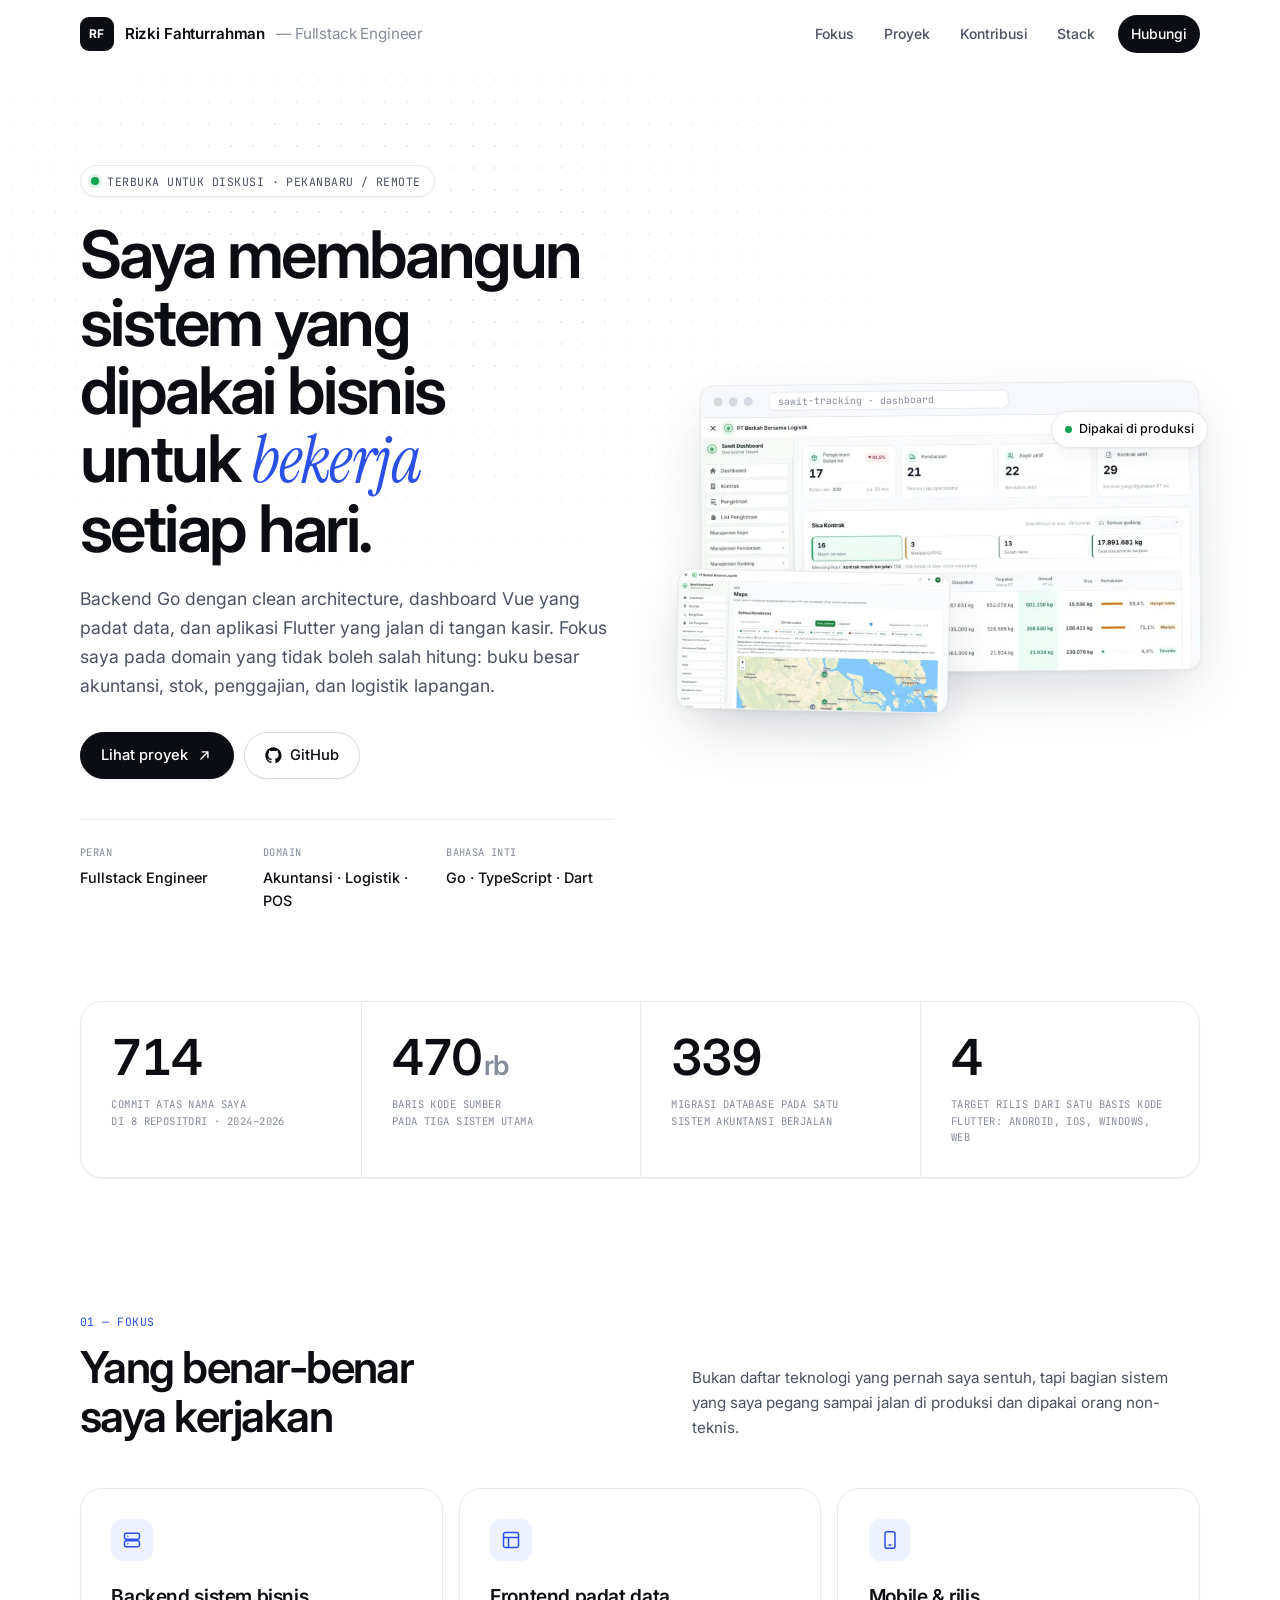
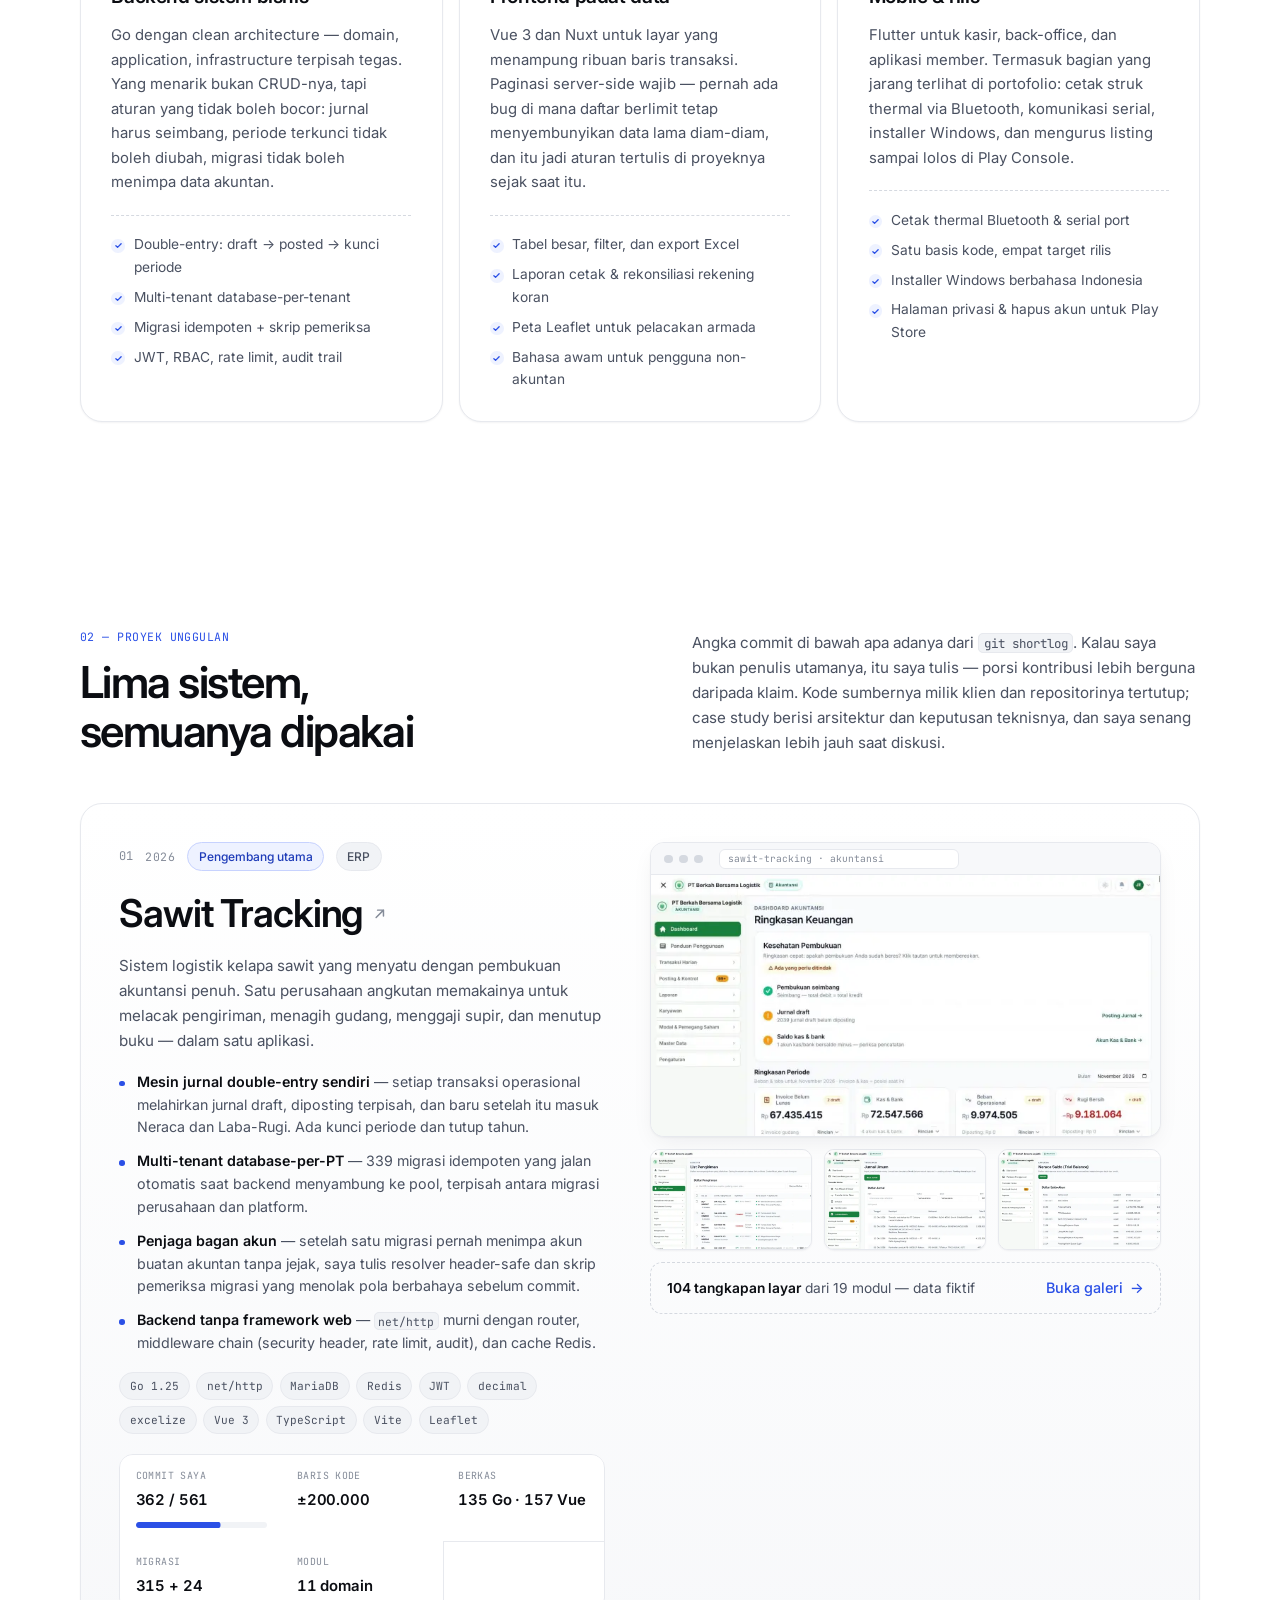
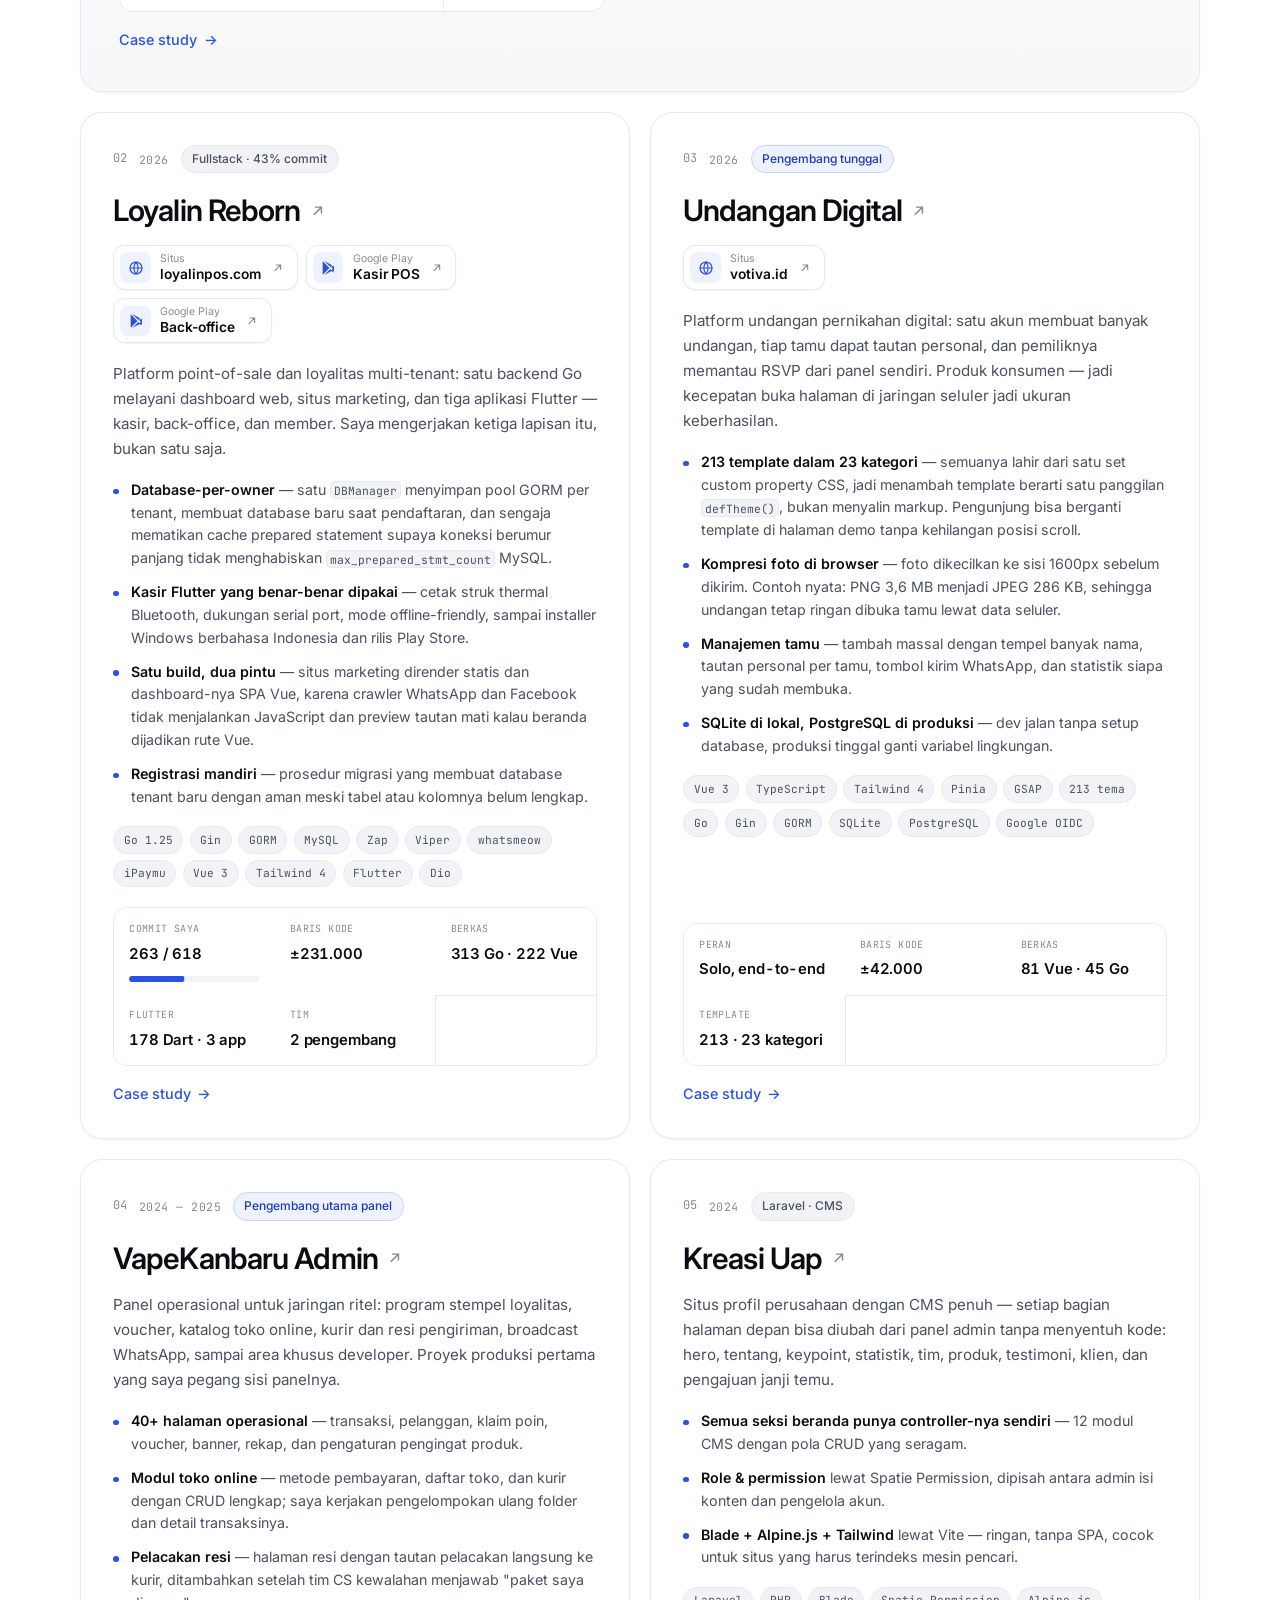
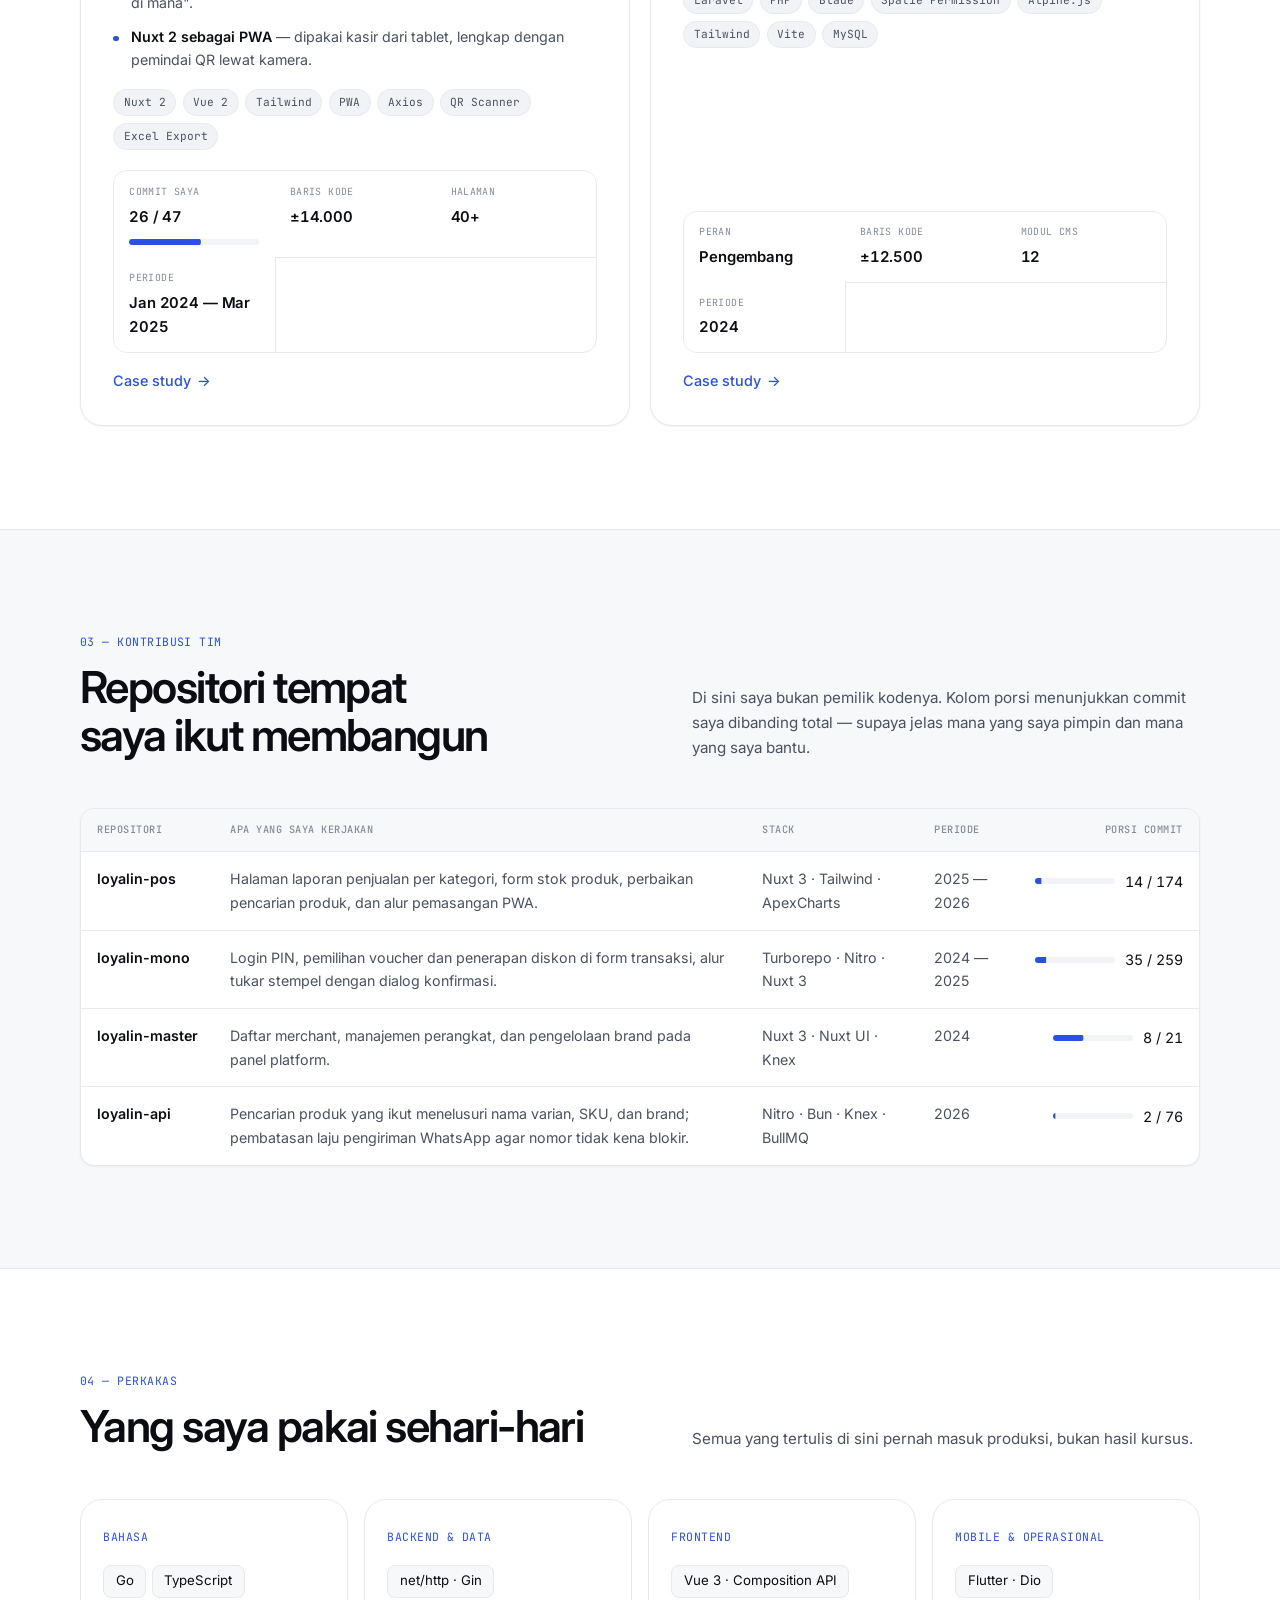
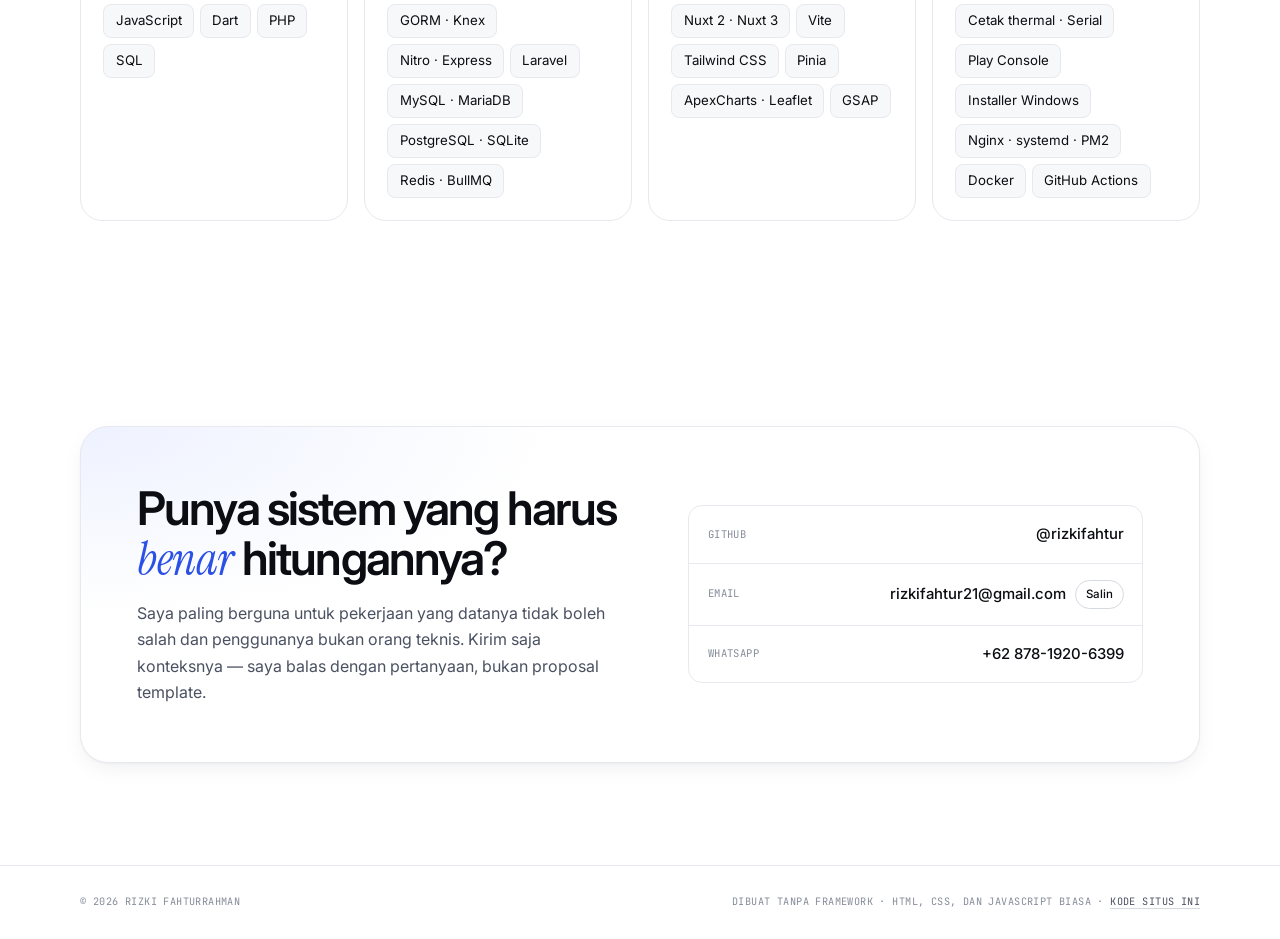
<file: index.html>
<!doctype html>
<html lang="id">
<head>
<meta charset="utf-8">
<meta name="viewport" content="width=device-width, initial-scale=1">

<title>Rizki Fahturrahman — Fullstack Engineer (Go · Vue · Flutter)</title>
<meta name="description" content="Portofolio Rizki Fahturrahman. Membangun sistem akuntansi, logistik, dan point-of-sale yang dipakai bisnis setiap hari — backend Go, dashboard Vue, aplikasi Flutter.">
<meta name="author" content="Rizki Fahturrahman">
<meta name="theme-color" content="#FFFFFF">

<meta property="og:type" content="website">
<meta property="og:title" content="Rizki Fahturrahman — Fullstack Engineer">
<meta property="og:description" content="Sistem akuntansi, logistik, dan point-of-sale yang dipakai bisnis setiap hari. Go · Vue · Flutter.">
<meta property="og:url" content="https://rizkifahtur.github.io/portfolio/">
<meta property="og:locale" content="id_ID">
<meta name="twitter:card" content="summary_large_image">

<link rel="canonical" href="https://rizkifahtur.github.io/portfolio/">
<link rel="icon" href="data:image/svg+xml,%3Csvg xmlns='http://www.w3.org/2000/svg' viewBox='0 0 32 32'%3E%3Crect width='32' height='32' rx='5' fill='%230B0D12'/%3E%3Ctext x='16' y='21' font-family='Arial,sans-serif' font-weight='700' font-size='12' fill='%23FFFFFF' text-anchor='middle'%3ER%3C/text%3E%3C/svg%3E">

<link rel="preconnect" href="https://fonts.googleapis.com">
<link rel="preconnect" href="https://fonts.gstatic.com" crossorigin>
<link href="https://fonts.googleapis.com/css2?family=Instrument+Serif:ital@0;1&family=Inter:wght@400;500;600;700&family=JetBrains+Mono:wght@400;500&display=swap" rel="stylesheet">
<link rel="stylesheet" href="assets/css/style.css">

<script>document.documentElement.classList.add('js');</script>
</head>

<body>
<a class="skip" href="#utama">Lewati ke konten</a>

<!-- ══════════════════════════ HEADER ══════════════════════════ -->
<header class="site-head">
  <div class="wrap site-head__inner">
    <a class="brand" href="#utama">
      <span class="brand__mark">RF</span>
      <span>Rizki&nbsp;Fahturrahman</span>
      <span class="brand__role">— Fullstack Engineer</span>
    </a>

    <nav class="nav" aria-label="Navigasi utama">
      <a href="#fokus" data-optional>Fokus</a>
      <a href="#proyek">Proyek</a>
      <a href="#kontribusi" data-optional>Kontribusi</a>
      <a href="#stack" data-optional>Stack</a>
      <a class="nav__cta" href="#kontak">Hubungi</a>
    </nav>
  </div>
</header>

<main id="utama">

<!-- ══════════════════════════ HERO ══════════════════════════ -->
<section class="hero">
  <div class="wrap hero__grid">
    <div>
      <p class="mono eyeline"><span class="dot" aria-hidden="true"></span>Terbuka untuk diskusi · Pekanbaru / Remote</p>

      <h1>Saya membangun sistem yang dipakai bisnis untuk <em>bekerja</em> setiap hari.</h1>

      <p class="hero__lead">
        Backend Go dengan clean architecture, dashboard Vue yang padat data, dan aplikasi
        Flutter yang jalan di tangan kasir. Fokus saya pada domain yang tidak boleh salah
        hitung: buku besar akuntansi, stok, penggajian, dan logistik lapangan.
      </p>

      <div class="hero__actions">
        <a class="btn btn--primary" href="#proyek">
          Lihat proyek
          <svg viewBox="0 0 24 24" fill="none" stroke="currentColor" stroke-width="2"
               stroke-linecap="round" stroke-linejoin="round" aria-hidden="true">
            <path d="M7 17 17 7M9 7h8v8"/>
          </svg>
        </a>
        <a class="btn" href="https://github.com/rizkifahtur" target="_blank" rel="noopener noreferrer">
          <svg viewBox="0 0 24 24" fill="currentColor" aria-hidden="true">
            <path d="M12 .5C5.7.5.5 5.7.5 12c0 5.1 3.3 9.4 7.9 10.9.6.1.8-.2.8-.6v-2c-3.2.7-3.9-1.5-3.9-1.5-.5-1.3-1.3-1.7-1.3-1.7-1-.7.1-.7.1-.7 1.1.1 1.7 1.1 1.7 1.1 1 1.8 2.7 1.3 3.4 1 .1-.7.4-1.3.7-1.6-2.6-.3-5.3-1.3-5.3-5.8 0-1.3.5-2.3 1.2-3.1-.1-.3-.5-1.5.1-3.1 0 0 1-.3 3.2 1.2.9-.3 1.9-.4 2.9-.4s2 .1 2.9.4c2.2-1.5 3.2-1.2 3.2-1.2.6 1.6.2 2.8.1 3.1.8.8 1.2 1.8 1.2 3.1 0 4.5-2.7 5.5-5.3 5.8.4.4.8 1.1.8 2.2v3.3c0 .3.2.7.8.6 4.6-1.5 7.9-5.8 7.9-10.9C23.5 5.7 18.3.5 12 .5z"/>
          </svg>
          GitHub
        </a>
      </div>

      <dl class="hero__facts">
        <div><dt class="mono">Peran</dt><dd>Fullstack Engineer</dd></div>
        <div><dt class="mono">Domain</dt><dd>Akuntansi · Logistik · POS</dd></div>
        <div><dt class="mono">Bahasa inti</dt><dd>Go · TypeScript · Dart</dd></div>
      </dl>
    </div>

    <div class="showcase" aria-label="Cuplikan Sawit Tracking">
      <div class="frame showcase__main">
        <div class="frame__bar" aria-hidden="true"><i></i><i></i><i></i><span class="frame__url">sawit-tracking · dashboard</span></div>
        <img src="assets/img/sawit/01-dashboard-operasional/01-dashboard-kecil.webp"
             alt="Dashboard operasional Sawit Tracking: ringkasan pengiriman, kendaraan, supir, dan sisa kontrak"
             width="720" height="369" fetchpriority="high">
      </div>
      <div class="frame showcase__float">
        <img src="assets/img/sawit/06-gps/01-peta-kendaraan-kecil.webp"
             alt="Peta GPS armada Sawit Tracking" width="720" height="369" loading="lazy">
      </div>
      <span class="showcase__tag"><span class="dot" aria-hidden="true"></span>Dipakai di produksi</span>
    </div>
  </div>
</section>

<!-- ══════════════════════════ ANGKA ══════════════════════════ -->
<section class="section section--tight" aria-label="Angka ringkas">
  <div class="wrap">
    <div class="figures">
      <div class="figure reveal">
        <p class="figure__num tnum" data-count="714">714</p>
        <p class="figure__label mono">Commit atas nama saya<br>di 8 repositori · 2024–2026</p>
      </div>
      <div class="figure reveal">
        <p class="figure__num tnum">470<span>rb</span></p>
        <p class="figure__label mono">Baris kode sumber<br>pada tiga sistem utama</p>
      </div>
      <div class="figure reveal">
        <p class="figure__num tnum" data-count="339">339</p>
        <p class="figure__label mono">Migrasi database pada satu<br>sistem akuntansi berjalan</p>
      </div>
      <div class="figure reveal">
        <p class="figure__num tnum" data-count="4">4</p>
        <p class="figure__label mono">Target rilis dari satu basis kode<br>Flutter: Android, iOS, Windows, Web</p>
      </div>
    </div>
  </div>
</section>

<!-- ══════════════════════════ FOKUS ══════════════════════════ -->
<section class="section" id="fokus">
  <div class="wrap">
    <header class="section__head">
      <div>
        <span class="mono section__index">01 — Fokus</span>
        <h2 class="section__title">Yang benar-benar saya kerjakan</h2>
      </div>
      <p class="section__note">
        Bukan daftar teknologi yang pernah saya sentuh, tapi bagian sistem yang
        saya pegang sampai jalan di produksi dan dipakai orang non-teknis.
      </p>
    </header>

    <div class="focus">
      <article class="focus__item reveal">
        <span class="focus__icon" aria-hidden="true"><svg viewBox="0 0 24 24" fill="none" stroke="currentColor" stroke-width="1.8" stroke-linecap="round" stroke-linejoin="round"><rect x="3" y="4" width="18" height="7" rx="2"/><rect x="3" y="13" width="18" height="7" rx="2"/><path d="M7 7.5h.01M7 16.5h.01"/></svg></span>
        <h3 class="focus__title">Backend sistem bisnis</h3>
        <p class="focus__body">
          Go dengan clean architecture — domain, application, infrastructure terpisah tegas.
          Yang menarik bukan CRUD-nya, tapi aturan yang tidak boleh bocor: jurnal harus
          seimbang, periode terkunci tidak boleh diubah, migrasi tidak boleh menimpa data akuntan.
        </p>
        <ul class="focus__list">
          <li>Double-entry: draft → posted → kunci periode</li>
          <li>Multi-tenant database-per-tenant</li>
          <li>Migrasi idempoten + skrip pemeriksa</li>
          <li>JWT, RBAC, rate limit, audit trail</li>
        </ul>
      </article>

      <article class="focus__item reveal">
        <span class="focus__icon" aria-hidden="true"><svg viewBox="0 0 24 24" fill="none" stroke="currentColor" stroke-width="1.8" stroke-linecap="round" stroke-linejoin="round"><rect x="3" y="3" width="18" height="18" rx="2"/><path d="M3 9h18M9 21V9"/></svg></span>
        <h3 class="focus__title">Frontend padat data</h3>
        <p class="focus__body">
          Vue 3 dan Nuxt untuk layar yang menampung ribuan baris transaksi. Paginasi
          server-side wajib — pernah ada bug di mana daftar berlimit tetap menyembunyikan
          data lama diam-diam, dan itu jadi aturan tertulis di proyeknya sejak saat itu.
        </p>
        <ul class="focus__list">
          <li>Tabel besar, filter, dan export Excel</li>
          <li>Laporan cetak & rekonsiliasi rekening koran</li>
          <li>Peta Leaflet untuk pelacakan armada</li>
          <li>Bahasa awam untuk pengguna non-akuntan</li>
        </ul>
      </article>

      <article class="focus__item reveal">
        <span class="focus__icon" aria-hidden="true"><svg viewBox="0 0 24 24" fill="none" stroke="currentColor" stroke-width="1.8" stroke-linecap="round" stroke-linejoin="round"><rect x="6" y="2" width="12" height="20" rx="2.5"/><path d="M11 18h2"/></svg></span>
        <h3 class="focus__title">Mobile & rilis</h3>
        <p class="focus__body">
          Flutter untuk kasir, back-office, dan aplikasi member. Termasuk bagian yang jarang
          terlihat di portofolio: cetak struk thermal via Bluetooth, komunikasi serial,
          installer Windows, dan mengurus listing sampai lolos di Play Console.
        </p>
        <ul class="focus__list">
          <li>Cetak thermal Bluetooth &amp; serial port</li>
          <li>Satu basis kode, empat target rilis</li>
          <li>Installer Windows berbahasa Indonesia</li>
          <li>Halaman privasi &amp; hapus akun untuk Play Store</li>
        </ul>
      </article>
    </div>
  </div>
</section>

<!-- ══════════════════════════ PROYEK ══════════════════════════ -->
<section class="section" id="proyek">
  <div class="wrap">
    <header class="section__head">
      <div>
        <span class="mono section__index">02 — Proyek Unggulan</span>
        <h2 class="section__title">Lima sistem, semuanya dipakai</h2>
      </div>
      <p class="section__note">
        Angka commit di bawah apa adanya dari <code>git shortlog</code>. Kalau saya bukan
        penulis utamanya, itu saya tulis — porsi kontribusi lebih berguna daripada klaim.
        Kode sumbernya milik klien dan repositorinya tertutup; case study berisi arsitektur
        dan keputusan teknisnya, dan saya senang menjelaskan lebih jauh saat diskusi.
      </p>
    </header>

    <div class="projects">

      <!-- ── 01 · Sawit Tracking ── -->
      <article class="project project--feature reveal">
        <div class="project__body">
        <div class="project__meta">
          <span class="project__no tnum">01</span>
          <span class="mono project__years">2026</span>
          <span class="badge badge--lead">Pengembang utama</span>
          <span class="badge">ERP</span>
        </div>

        <div class="project__main">
          <h3 class="project__title">
            <a href="case-studies/sawit-tracking.html">
              Sawit Tracking
              <svg viewBox="0 0 24 24" fill="none" stroke="currentColor" stroke-width="2"
                   stroke-linecap="round" stroke-linejoin="round" aria-hidden="true"><path d="M7 17 17 7M9 7h8v8"/></svg>
            </a>
          </h3>
          <p class="project__sub">
            Sistem logistik kelapa sawit yang menyatu dengan pembukuan akuntansi penuh.
            Satu perusahaan angkutan memakainya untuk melacak pengiriman, menagih gudang,
            menggaji supir, dan menutup buku — dalam satu aplikasi.
          </p>

          <ul class="project__points">
            <li><strong>Mesin jurnal double-entry sendiri</strong> — setiap transaksi operasional
              melahirkan jurnal draft, diposting terpisah, dan baru setelah itu masuk Neraca dan
              Laba-Rugi. Ada kunci periode dan tutup tahun.</li>
            <li><strong>Multi-tenant database-per-PT</strong> — 339 migrasi idempoten yang jalan
              otomatis saat backend menyambung ke pool, terpisah antara migrasi perusahaan dan platform.</li>
            <li><strong>Penjaga bagan akun</strong> — setelah satu migrasi pernah menimpa akun buatan
              akuntan tanpa jejak, saya tulis resolver header-safe dan skrip pemeriksa migrasi yang
              menolak pola berbahaya sebelum commit.</li>
            <li><strong>Backend tanpa framework web</strong> — <code>net/http</code> murni dengan
              router, middleware chain (security header, rate limit, audit), dan cache Redis.</li>
          </ul>

          <div class="chips">
            <span class="chip">Go 1.25</span><span class="chip">net/http</span><span class="chip">MariaDB</span>
            <span class="chip">Redis</span><span class="chip">JWT</span><span class="chip">decimal</span>
            <span class="chip">excelize</span><span class="chip">Vue 3</span><span class="chip">TypeScript</span>
            <span class="chip">Vite</span><span class="chip">Leaflet</span>
          </div>
        </div>

        <aside class="project__side">
          <div class="stats">
            <div class="stat"><span class="mono stat__k">Commit saya</span><span class="stat__v">362 / 561</span></div>
            <div class="stat"><span class="mono stat__k">Baris kode</span><span class="stat__v">±200.000</span></div>
            <div class="stat"><span class="mono stat__k">Berkas</span><span class="stat__v">135 Go · 157 Vue</span></div>
            <div class="stat"><span class="mono stat__k">Migrasi</span><span class="stat__v">315 + 24</span></div>
            <div class="stat"><span class="mono stat__k">Modul</span><span class="stat__v">11 domain</span></div>
          </div>
          <div class="project__links">
            <a class="tlink" href="case-studies/sawit-tracking.html">Case study</a>
          </div>
        </aside>
        </div>

        <div class="project__visual">
          <div class="frame">
            <div class="frame__bar" aria-hidden="true"><i></i><i></i><i></i><span class="frame__url">sawit-tracking · akuntansi</span></div>
            <a href="assets/img/sawit/11-akuntansi-dashboard/01-dashboard-akuntansi.webp" data-lightbox data-title="Dashboard Akuntansi" data-group="Akuntansi · Dashboard">
              <img src="assets/img/sawit/11-akuntansi-dashboard/01-dashboard-akuntansi-kecil.webp" alt="Dashboard akuntansi Sawit Tracking" loading="lazy" decoding="async" width="720" height="369">
            </a>
          </div>
          <div class="project__thumbs">
            <a href="assets/img/sawit/02-kontrak-pengiriman/04-list-pengiriman.webp" data-lightbox data-title="List Pengiriman" data-group="Kontrak &amp; Pengiriman">
              <img src="assets/img/sawit/02-kontrak-pengiriman/04-list-pengiriman-kecil.webp" alt="List Pengiriman — Sawit Tracking" loading="lazy" decoding="async" width="720" height="369">
            </a>
            <a href="assets/img/sawit/12-akuntansi-transaksi-harian/06-jurnal-umum.webp" data-lightbox data-title="Jurnal Umum" data-group="Akuntansi · Transaksi Harian">
              <img src="assets/img/sawit/12-akuntansi-transaksi-harian/06-jurnal-umum-kecil.webp" alt="Jurnal Umum — Sawit Tracking" loading="lazy" decoding="async" width="720" height="369">
            </a>
            <a href="assets/img/sawit/14-akuntansi-laporan/03-neraca-saldo.webp" data-lightbox data-title="Neraca Saldo" data-group="Akuntansi · Laporan">
              <img src="assets/img/sawit/14-akuntansi-laporan/03-neraca-saldo-kecil.webp" alt="Neraca Saldo — Sawit Tracking" loading="lazy" decoding="async" width="720" height="369">
            </a>
          </div>
          <a class="project__more" href="case-studies/sawit-tracking.html#tangkapan-layar">
            <span><b>104 tangkapan layar</b> dari 19 modul — data fiktif</span>
            <span class="tlink">Buka galeri</span>
          </a>
        </div>
      </article>

      <!-- ── 02 · Loyalin Reborn ── -->
      <article class="project reveal">
        <div class="project__meta">
          <span class="project__no tnum">02</span>
          <span class="mono project__years">2026</span>
          <span class="badge">Fullstack · 43% commit</span>
        </div>

        <div class="project__main">
          <h3 class="project__title">
            <a href="case-studies/loyalin-reborn.html">
              Loyalin Reborn
              <svg viewBox="0 0 24 24" fill="none" stroke="currentColor" stroke-width="2"
                   stroke-linecap="round" stroke-linejoin="round" aria-hidden="true"><path d="M7 17 17 7M9 7h8v8"/></svg>
            </a>
          </h3>
          <div class="project__live">
            <a class="live" href="https://loyalinpos.com" target="_blank" rel="noopener noreferrer">
              <span class="live__icon"><svg viewBox="0 0 24 24" fill="none" stroke="currentColor" stroke-width="1.8" stroke-linecap="round" stroke-linejoin="round" aria-hidden="true"><circle cx="12" cy="12" r="9"/><path d="M3 12h18M12 3a14 14 0 0 1 0 18M12 3a14 14 0 0 0 0 18"/></svg></span>
              <span class="live__text"><span class="live__k">Situs</span><span class="live__v">loyalinpos.com</span></span>
              <svg class="live__out" viewBox="0 0 24 24" fill="none" stroke="currentColor" stroke-width="2" stroke-linecap="round" stroke-linejoin="round" aria-hidden="true"><path d="M7 17 17 7M9 7h8v8"/></svg>
            </a>
            <a class="live" href="https://play.google.com/store/apps/details?id=com.loyalin.pos&amp;hl=id" target="_blank" rel="noopener noreferrer">
              <span class="live__icon"><svg viewBox="0 0 24 24" fill="currentColor" aria-hidden="true"><path d="M4.6 2.3a1.3 1.3 0 0 0-.6 1.1v17.2c0 .5.2.9.6 1.1l9.5-9.7-9.5-9.7zm10.9 8.3 2.6-2.7L6.4 1.4l9.1 9.2zm0 2.8-9.1 9.2 11.7-6.5-2.6-2.7zm4.1-4.6-3 1.7 2.8 2.9-2.8 2.8 3 1.7c.9-.5 1.4-1.1 1.4-1.8V10c0-.7-.5-1.3-1.4-1.2z"/></svg></span>
              <span class="live__text"><span class="live__k">Google Play</span><span class="live__v">Kasir POS</span></span>
              <svg class="live__out" viewBox="0 0 24 24" fill="none" stroke="currentColor" stroke-width="2" stroke-linecap="round" stroke-linejoin="round" aria-hidden="true"><path d="M7 17 17 7M9 7h8v8"/></svg>
            </a>
            <a class="live" href="https://play.google.com/store/apps/details?id=com.loyalin.backoffice&amp;hl=id" target="_blank" rel="noopener noreferrer">
              <span class="live__icon"><svg viewBox="0 0 24 24" fill="currentColor" aria-hidden="true"><path d="M4.6 2.3a1.3 1.3 0 0 0-.6 1.1v17.2c0 .5.2.9.6 1.1l9.5-9.7-9.5-9.7zm10.9 8.3 2.6-2.7L6.4 1.4l9.1 9.2zm0 2.8-9.1 9.2 11.7-6.5-2.6-2.7zm4.1-4.6-3 1.7 2.8 2.9-2.8 2.8 3 1.7c.9-.5 1.4-1.1 1.4-1.8V10c0-.7-.5-1.3-1.4-1.2z"/></svg></span>
              <span class="live__text"><span class="live__k">Google Play</span><span class="live__v">Back-office</span></span>
              <svg class="live__out" viewBox="0 0 24 24" fill="none" stroke="currentColor" stroke-width="2" stroke-linecap="round" stroke-linejoin="round" aria-hidden="true"><path d="M7 17 17 7M9 7h8v8"/></svg>
            </a>
          </div>
          <p class="project__sub">
            Platform point-of-sale dan loyalitas multi-tenant: satu backend Go melayani dashboard
            web, situs marketing, dan tiga aplikasi Flutter — kasir, back-office, dan member.
            Saya mengerjakan ketiga lapisan itu, bukan satu saja.
          </p>

          <ul class="project__points">
            <li><strong>Database-per-owner</strong> — satu <code>DBManager</code> menyimpan pool GORM
              per tenant, membuat database baru saat pendaftaran, dan sengaja mematikan cache prepared
              statement supaya koneksi berumur panjang tidak menghabiskan
              <code>max_prepared_stmt_count</code> MySQL.</li>
            <li><strong>Kasir Flutter yang benar-benar dipakai</strong> — cetak struk thermal
              Bluetooth, dukungan serial port, mode offline-friendly, sampai installer Windows
              berbahasa Indonesia dan rilis Play Store.</li>
            <li><strong>Satu build, dua pintu</strong> — situs marketing dirender statis dan
              dashboard-nya SPA Vue, karena crawler WhatsApp dan Facebook tidak menjalankan
              JavaScript dan preview tautan mati kalau beranda dijadikan rute Vue.</li>
            <li><strong>Registrasi mandiri</strong> — prosedur migrasi yang membuat database tenant
              baru dengan aman meski tabel atau kolomnya belum lengkap.</li>
          </ul>

          <div class="chips">
            <span class="chip">Go 1.25</span><span class="chip">Gin</span><span class="chip">GORM</span>
            <span class="chip">MySQL</span><span class="chip">Zap</span><span class="chip">Viper</span>
            <span class="chip">whatsmeow</span><span class="chip">iPaymu</span><span class="chip">Vue 3</span>
            <span class="chip">Tailwind 4</span><span class="chip">Flutter</span><span class="chip">Dio</span>
          </div>
        </div>

        <aside class="project__side">
          <div class="stats">
            <div class="stat"><span class="mono stat__k">Commit saya</span><span class="stat__v">263 / 618</span></div>
            <div class="stat"><span class="mono stat__k">Baris kode</span><span class="stat__v">±231.000</span></div>
            <div class="stat"><span class="mono stat__k">Berkas</span><span class="stat__v">313 Go · 222 Vue</span></div>
            <div class="stat"><span class="mono stat__k">Flutter</span><span class="stat__v">178 Dart · 3 app</span></div>
            <div class="stat"><span class="mono stat__k">Tim</span><span class="stat__v">2 pengembang</span></div>
          </div>
          <div class="project__links">
            <a class="tlink" href="case-studies/loyalin-reborn.html">Case study</a>
          </div>
        </aside>
      </article>

      <!-- ── 03 · Undangan Digital ── -->
      <article class="project reveal">
        <div class="project__meta">
          <span class="project__no tnum">03</span>
          <span class="mono project__years">2026</span>
          <span class="badge badge--lead">Pengembang tunggal</span>
        </div>

        <div class="project__main">
          <h3 class="project__title">
            <a href="case-studies/undangan-digital.html">
              Undangan Digital
              <svg viewBox="0 0 24 24" fill="none" stroke="currentColor" stroke-width="2"
                   stroke-linecap="round" stroke-linejoin="round" aria-hidden="true"><path d="M7 17 17 7M9 7h8v8"/></svg>
            </a>
          </h3>
          <div class="project__live">
            <a class="live" href="https://votiva.id" target="_blank" rel="noopener noreferrer">
              <span class="live__icon"><svg viewBox="0 0 24 24" fill="none" stroke="currentColor" stroke-width="1.8" stroke-linecap="round" stroke-linejoin="round" aria-hidden="true"><circle cx="12" cy="12" r="9"/><path d="M3 12h18M12 3a14 14 0 0 1 0 18M12 3a14 14 0 0 0 0 18"/></svg></span>
              <span class="live__text"><span class="live__k">Situs</span><span class="live__v">votiva.id</span></span>
              <svg class="live__out" viewBox="0 0 24 24" fill="none" stroke="currentColor" stroke-width="2" stroke-linecap="round" stroke-linejoin="round" aria-hidden="true"><path d="M7 17 17 7M9 7h8v8"/></svg>
            </a>
          </div>
          <p class="project__sub">
            Platform undangan pernikahan digital: satu akun membuat banyak undangan, tiap tamu
            dapat tautan personal, dan pemiliknya memantau RSVP dari panel sendiri. Produk
            konsumen — jadi kecepatan buka halaman di jaringan seluler jadi ukuran keberhasilan.
          </p>

          <ul class="project__points">
            <li><strong>213 template dalam 23 kategori</strong> — semuanya lahir dari satu set
              custom property CSS, jadi menambah template berarti satu panggilan <code>defTheme()</code>,
              bukan menyalin markup. Pengunjung bisa berganti template di halaman demo tanpa
              kehilangan posisi scroll.</li>
            <li><strong>Kompresi foto di browser</strong> — foto dikecilkan ke sisi 1600px sebelum
              dikirim. Contoh nyata: PNG 3,6 MB menjadi JPEG 286 KB, sehingga undangan tetap
              ringan dibuka tamu lewat data seluler.</li>
            <li><strong>Manajemen tamu</strong> — tambah massal dengan tempel banyak nama, tautan
              personal per tamu, tombol kirim WhatsApp, dan statistik siapa yang sudah membuka.</li>
            <li><strong>SQLite di lokal, PostgreSQL di produksi</strong> — dev jalan tanpa setup
              database, produksi tinggal ganti variabel lingkungan.</li>
          </ul>

          <div class="chips">
            <span class="chip">Vue 3</span><span class="chip">TypeScript</span><span class="chip">Tailwind 4</span>
            <span class="chip">Pinia</span><span class="chip">GSAP</span><span class="chip">213 tema</span><span class="chip">Go</span>
            <span class="chip">Gin</span><span class="chip">GORM</span><span class="chip">SQLite</span>
            <span class="chip">PostgreSQL</span><span class="chip">Google OIDC</span>
          </div>
        </div>

        <aside class="project__side">
          <div class="stats">
            <div class="stat"><span class="mono stat__k">Peran</span><span class="stat__v">Solo, end-to-end</span></div>
            <div class="stat"><span class="mono stat__k">Baris kode</span><span class="stat__v">±42.000</span></div>
            <div class="stat"><span class="mono stat__k">Berkas</span><span class="stat__v">81 Vue · 45 Go</span></div>
            <div class="stat"><span class="mono stat__k">Template</span><span class="stat__v">213 · 23 kategori</span></div>
          </div>
          <div class="project__links">
            <a class="tlink" href="case-studies/undangan-digital.html">Case study</a>
          </div>
        </aside>
      </article>

      <!-- ── 04 · VapeKanbaru Admin ── -->
      <article class="project reveal">
        <div class="project__meta">
          <span class="project__no tnum">04</span>
          <span class="mono project__years">2024 — 2025</span>
          <span class="badge badge--lead">Pengembang utama panel</span>
        </div>

        <div class="project__main">
          <h3 class="project__title">
            <a href="case-studies/vapekanbaru-admin.html">
              VapeKanbaru Admin
              <svg viewBox="0 0 24 24" fill="none" stroke="currentColor" stroke-width="2"
                   stroke-linecap="round" stroke-linejoin="round" aria-hidden="true"><path d="M7 17 17 7M9 7h8v8"/></svg>
            </a>
          </h3>
          <p class="project__sub">
            Panel operasional untuk jaringan ritel: program stempel loyalitas, voucher, katalog
            toko online, kurir dan resi pengiriman, broadcast WhatsApp, sampai area khusus
            developer. Proyek produksi pertama yang saya pegang sisi panelnya.
          </p>

          <ul class="project__points">
            <li><strong>40+ halaman operasional</strong> — transaksi, pelanggan, klaim poin,
              voucher, banner, rekap, dan pengaturan pengingat produk.</li>
            <li><strong>Modul toko online</strong> — metode pembayaran, daftar toko, dan kurir
              dengan CRUD lengkap; saya kerjakan pengelompokan ulang folder dan detail transaksinya.</li>
            <li><strong>Pelacakan resi</strong> — halaman resi dengan tautan pelacakan langsung
              ke kurir, ditambahkan setelah tim CS kewalahan menjawab "paket saya di mana".</li>
            <li><strong>Nuxt 2 sebagai PWA</strong> — dipakai kasir dari tablet, lengkap dengan
              pemindai QR lewat kamera.</li>
          </ul>

          <div class="chips">
            <span class="chip">Nuxt 2</span><span class="chip">Vue 2</span><span class="chip">Tailwind</span>
            <span class="chip">PWA</span><span class="chip">Axios</span><span class="chip">QR Scanner</span>
            <span class="chip">Excel Export</span>
          </div>
        </div>

        <aside class="project__side">
          <div class="stats">
            <div class="stat"><span class="mono stat__k">Commit saya</span><span class="stat__v">26 / 47</span></div>
            <div class="stat"><span class="mono stat__k">Baris kode</span><span class="stat__v">±14.000</span></div>
            <div class="stat"><span class="mono stat__k">Halaman</span><span class="stat__v">40+</span></div>
            <div class="stat"><span class="mono stat__k">Periode</span><span class="stat__v">Jan 2024 — Mar 2025</span></div>
          </div>
          <div class="project__links">
            <a class="tlink" href="case-studies/vapekanbaru-admin.html">Case study</a>
          </div>
        </aside>
      </article>

      <!-- ── 05 · Kreasi Uap ── -->
      <article class="project reveal">
        <div class="project__meta">
          <span class="project__no tnum">05</span>
          <span class="mono project__years">2024</span>
          <span class="badge">Laravel · CMS</span>
        </div>

        <div class="project__main">
          <h3 class="project__title">
            <a href="case-studies/kreasi-uap.html">
              Kreasi Uap
              <svg viewBox="0 0 24 24" fill="none" stroke="currentColor" stroke-width="2"
                   stroke-linecap="round" stroke-linejoin="round" aria-hidden="true"><path d="M7 17 17 7M9 7h8v8"/></svg>
            </a>
          </h3>
          <p class="project__sub">
            Situs profil perusahaan dengan CMS penuh — setiap bagian halaman depan bisa diubah
            dari panel admin tanpa menyentuh kode: hero, tentang, keypoint, statistik, tim,
            produk, testimoni, klien, dan pengajuan janji temu.
          </p>

          <ul class="project__points">
            <li><strong>Semua seksi beranda punya controller-nya sendiri</strong> — 12 modul CMS
              dengan pola CRUD yang seragam.</li>
            <li><strong>Role &amp; permission</strong> lewat Spatie Permission, dipisah antara
              admin isi konten dan pengelola akun.</li>
            <li><strong>Blade + Alpine.js + Tailwind</strong> lewat Vite — ringan, tanpa SPA,
              cocok untuk situs yang harus terindeks mesin pencari.</li>
          </ul>

          <div class="chips">
            <span class="chip">Laravel</span><span class="chip">PHP</span><span class="chip">Blade</span>
            <span class="chip">Spatie Permission</span><span class="chip">Alpine.js</span>
            <span class="chip">Tailwind</span><span class="chip">Vite</span><span class="chip">MySQL</span>
          </div>
        </div>

        <aside class="project__side">
          <div class="stats">
            <div class="stat"><span class="mono stat__k">Peran</span><span class="stat__v">Pengembang</span></div>
            <div class="stat"><span class="mono stat__k">Baris kode</span><span class="stat__v">±12.500</span></div>
            <div class="stat"><span class="mono stat__k">Modul CMS</span><span class="stat__v">12</span></div>
            <div class="stat"><span class="mono stat__k">Periode</span><span class="stat__v">2024</span></div>
          </div>
          <div class="project__links">
            <a class="tlink" href="case-studies/kreasi-uap.html">Case study</a>
          </div>
        </aside>
      </article>

    </div>
  </div>
</section>

<!-- ══════════════════════════ KONTRIBUSI TIM ══════════════════════════ -->
<section class="section section--soft" id="kontribusi">
  <div class="wrap">
    <header class="section__head">
      <div>
        <span class="mono section__index">03 — Kontribusi Tim</span>
        <h2 class="section__title">Repositori tempat saya ikut membangun</h2>
      </div>
      <p class="section__note">
        Di sini saya bukan pemilik kodenya. Kolom porsi menunjukkan commit saya dibanding
        total — supaya jelas mana yang saya pimpin dan mana yang saya bantu.
      </p>
    </header>

    <div class="table-scroll reveal">
      <table class="ledger-table">
        <thead>
          <tr>
            <th scope="col">Repositori</th>
            <th scope="col">Apa yang saya kerjakan</th>
            <th scope="col">Stack</th>
            <th scope="col">Periode</th>
            <th scope="col" style="text-align:right">Porsi commit</th>
          </tr>
        </thead>
        <tbody>
          <tr>
            <td>loyalin-pos</td>
            <td>Halaman laporan penjualan per kategori, form stok produk, perbaikan pencarian
                produk, dan alur pemasangan PWA.</td>
            <td>Nuxt 3 · Tailwind · ApexCharts</td>
            <td>2025 — 2026</td>
            <td class="num">
              <span class="share"><span class="share__bar"><span class="share__fill" style="width:8%"></span></span> 14 / 174</span>
            </td>
          </tr>
          <tr>
            <td>loyalin-mono</td>
            <td>Login PIN, pemilihan voucher dan penerapan diskon di form transaksi, alur tukar
                stempel dengan dialog konfirmasi.</td>
            <td>Turborepo · Nitro · Nuxt 3</td>
            <td>2024 — 2025</td>
            <td class="num">
              <span class="share"><span class="share__bar"><span class="share__fill" style="width:14%"></span></span> 35 / 259</span>
            </td>
          </tr>
          <tr>
            <td>loyalin-master</td>
            <td>Daftar merchant, manajemen perangkat, dan pengelolaan brand pada panel platform.</td>
            <td>Nuxt 3 · Nuxt UI · Knex</td>
            <td>2024</td>
            <td class="num">
              <span class="share"><span class="share__bar"><span class="share__fill" style="width:38%"></span></span> 8 / 21</span>
            </td>
          </tr>
          <tr>
            <td>loyalin-api</td>
            <td>Pencarian produk yang ikut menelusuri nama varian, SKU, dan brand; pembatasan
                laju pengiriman WhatsApp agar nomor tidak kena blokir.</td>
            <td>Nitro · Bun · Knex · BullMQ</td>
            <td>2026</td>
            <td class="num">
              <span class="share"><span class="share__bar"><span class="share__fill" style="width:3%"></span></span> 2 / 76</span>
            </td>
          </tr>
        </tbody>
      </table>
    </div>
  </div>
</section>

<!-- ══════════════════════════ STACK ══════════════════════════ -->
<section class="section" id="stack">
  <div class="wrap">
    <header class="section__head">
      <div>
        <span class="mono section__index">04 — Perkakas</span>
        <h2 class="section__title">Yang saya pakai sehari-hari</h2>
      </div>
      <p class="section__note">
        Semua yang tertulis di sini pernah masuk produksi, bukan hasil kursus.
      </p>
    </header>

    <div class="stack">
      <div class="stack__col reveal">
        <span class="mono stack__label">Bahasa</span>
        <ul class="stack__list">
          <li>Go</li><li>TypeScript</li><li>JavaScript</li>
          <li>Dart</li><li>PHP</li><li>SQL</li>
        </ul>
      </div>
      <div class="stack__col reveal">
        <span class="mono stack__label">Backend &amp; Data</span>
        <ul class="stack__list">
          <li>net/http · Gin</li><li>GORM · Knex</li><li>Nitro · Express</li>
          <li>Laravel</li><li>MySQL · MariaDB</li><li>PostgreSQL · SQLite</li>
          <li>Redis · BullMQ</li>
        </ul>
      </div>
      <div class="stack__col reveal">
        <span class="mono stack__label">Frontend</span>
        <ul class="stack__list">
          <li>Vue 3 · Composition API</li><li>Nuxt 2 · Nuxt 3</li><li>Vite</li>
          <li>Tailwind CSS</li><li>Pinia</li><li>ApexCharts · Leaflet</li><li>GSAP</li>
        </ul>
      </div>
      <div class="stack__col reveal">
        <span class="mono stack__label">Mobile &amp; Operasional</span>
        <ul class="stack__list">
          <li>Flutter · Dio</li><li>Cetak thermal · Serial</li><li>Play Console</li>
          <li>Installer Windows</li><li>Nginx · systemd · PM2</li>
          <li>Docker</li><li>GitHub Actions</li>
        </ul>
      </div>
    </div>
  </div>
</section>

<!-- ══════════════════════════ KONTAK ══════════════════════════ -->
<section class="section" id="kontak">
  <div class="wrap">
    <div class="contact reveal">
      <div>
        <h2>Punya sistem yang harus <em>benar</em> hitungannya?</h2>
        <p>
          Saya paling berguna untuk pekerjaan yang datanya tidak boleh salah dan penggunanya
          bukan orang teknis. Kirim saja konteksnya — saya balas dengan pertanyaan, bukan
          proposal template.
        </p>
      </div>

      <div class="contact__list">
        <a class="contact__row" href="https://github.com/rizkifahtur" target="_blank" rel="noopener noreferrer">
          <span class="mono k">GitHub</span>
          <span class="v">@rizkifahtur</span>
        </a>
        <div class="contact__row">
          <span class="mono k">Email</span>
          <span class="v">
            <a href="mailto:rizkifahtur21@gmail.com" id="email-link">rizkifahtur21@gmail.com</a>
            <button class="copy-btn" type="button" data-copy="rizkifahtur21@gmail.com">Salin</button>
          </span>
        </div>
        <!-- wa.me menuntut format internasional tanpa nol depan: 0878… menjadi 62878… -->
        <a class="contact__row" href="https://wa.me/6287819206399" target="_blank" rel="noopener noreferrer">
          <span class="mono k">WhatsApp</span>
          <span class="v">+62 878-1920-6399</span>
        </a>
      </div>
    </div>
  </div>
</section>

</main>

<!-- ══════════════════════════ FOOTER ══════════════════════════ -->
<footer class="site-foot">
  <div class="wrap site-foot__inner">
    <p class="mono">© <span id="tahun">2026</span> Rizki Fahturrahman</p>
    <p class="mono">
      Dibuat tanpa framework · HTML, CSS, dan JavaScript biasa ·
      <a href="https://github.com/rizkifahtur/portfolio" target="_blank" rel="noopener noreferrer">Kode situs ini</a>
    </p>
  </div>
</footer>

<script src="assets/js/main.js" defer></script>
</body>
</html>
</file>
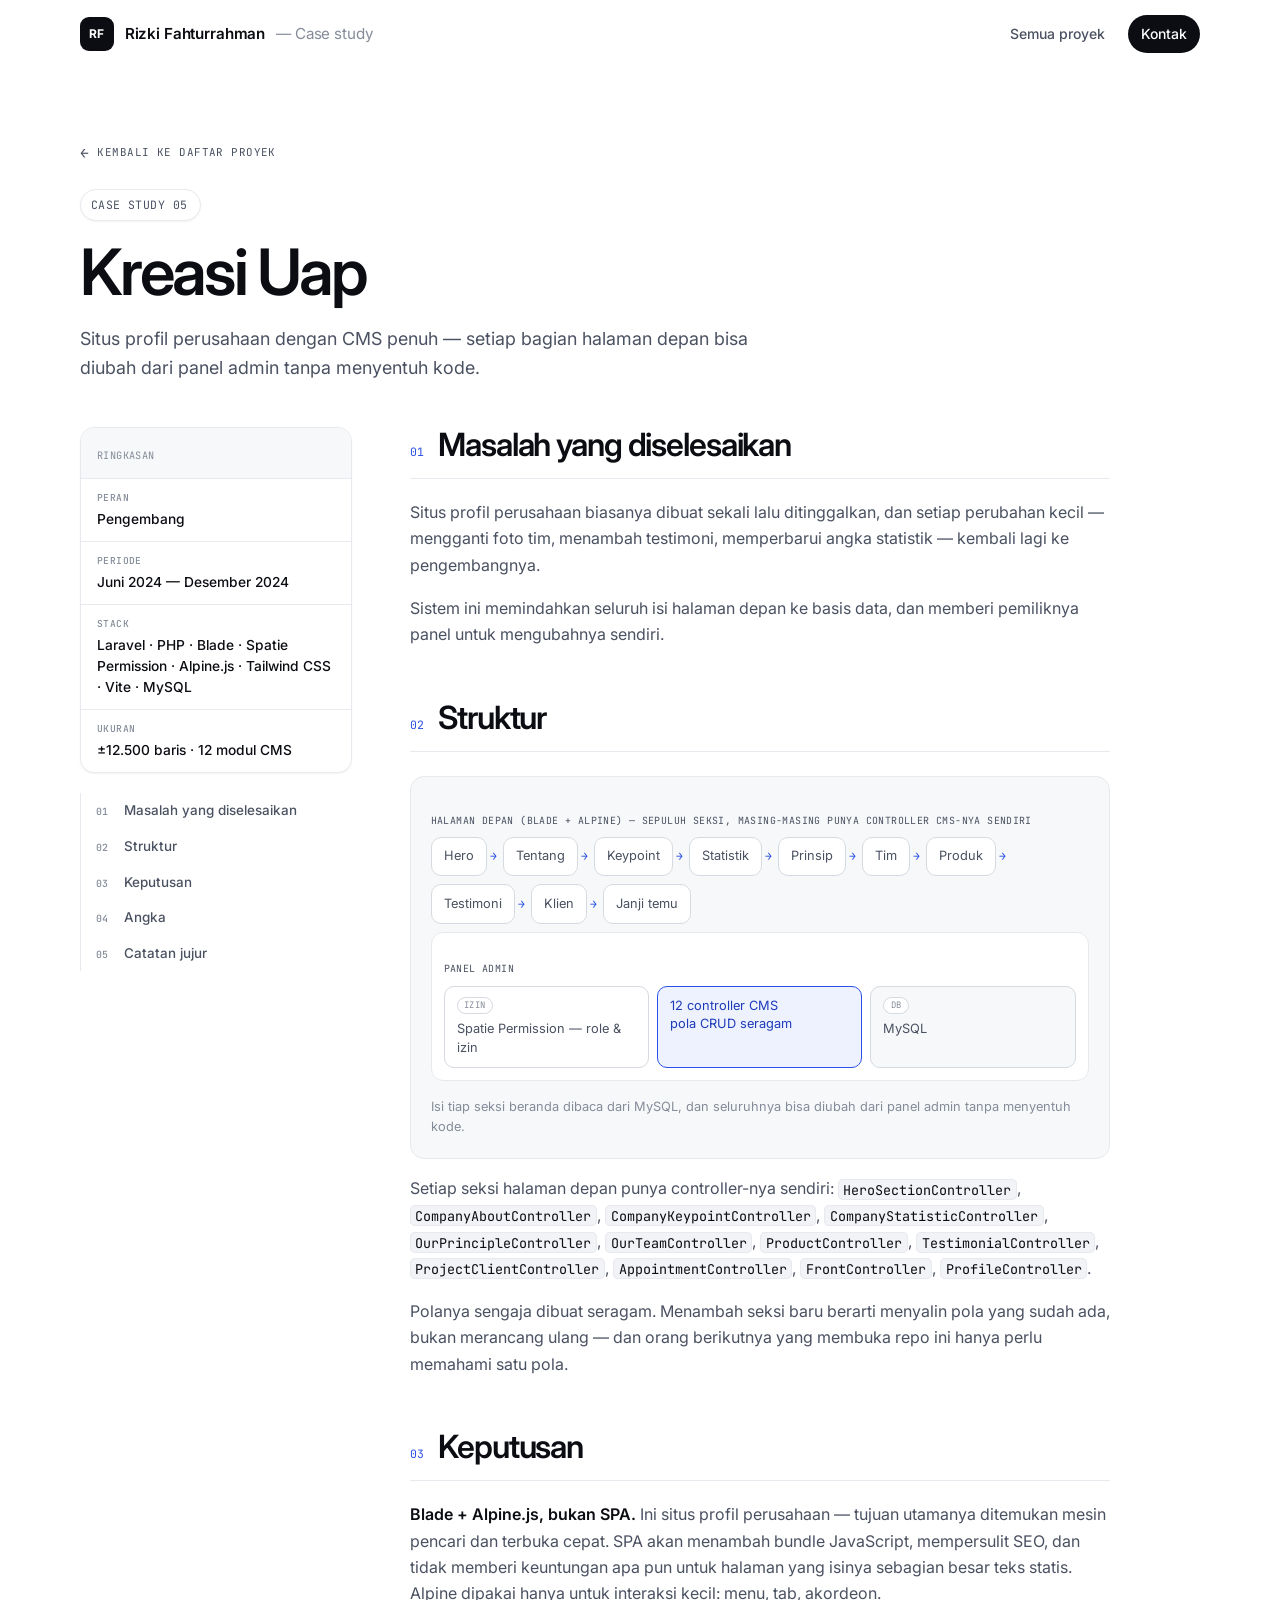
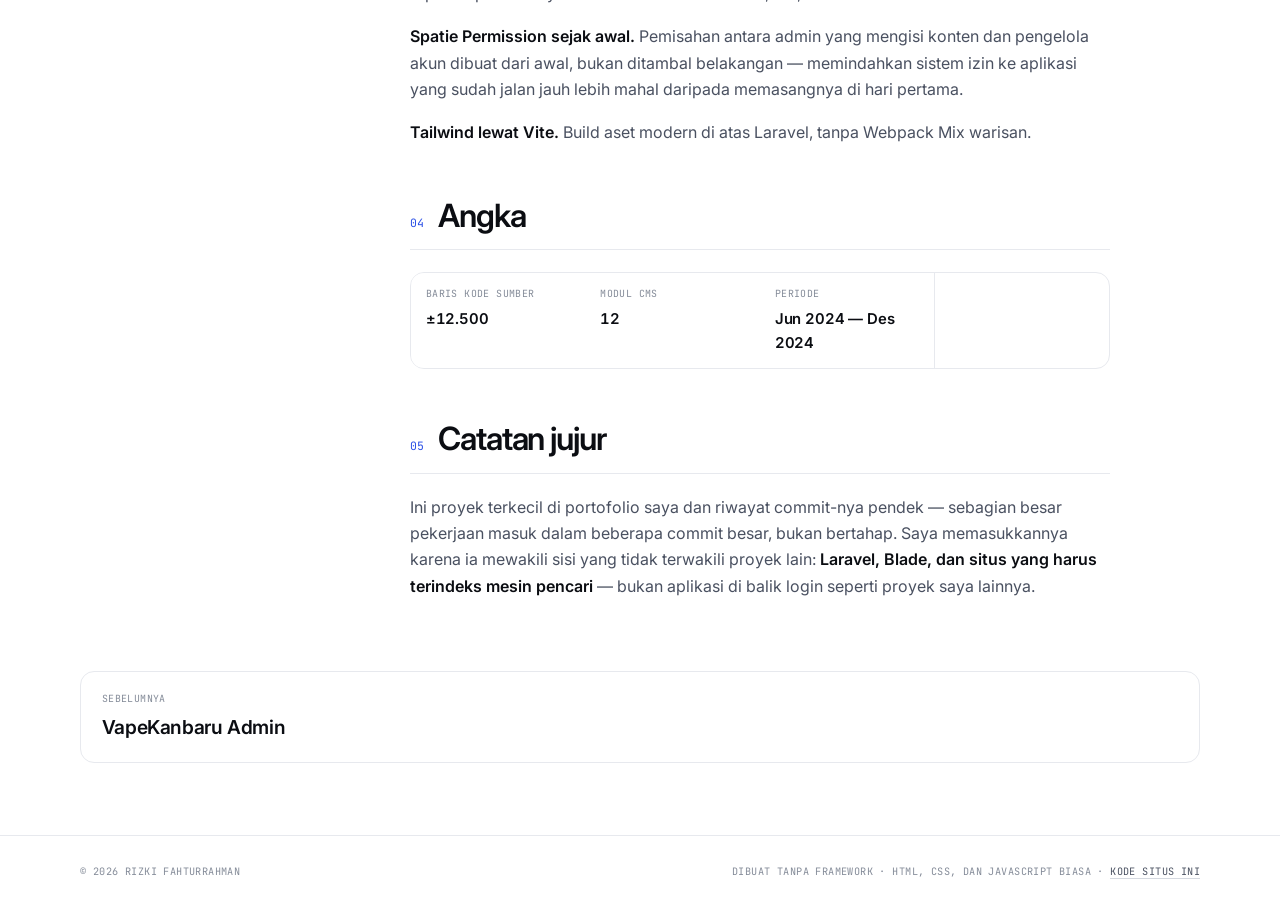
<file: case-studies/kreasi-uap.html>
<!doctype html>
<html lang="id">
<head>
<meta charset="utf-8">
<meta name="viewport" content="width=device-width, initial-scale=1">

<title>Kreasi Uap — Case study · Rizki Fahturrahman</title>
<meta name="description" content="Situs profil perusahaan dengan CMS penuh — setiap bagian halaman depan bisa diubah dari panel admin tanpa menyentuh kode.">
<meta name="author" content="Rizki Fahturrahman">
<meta name="theme-color" content="#FFFFFF">

<meta property="og:type" content="article">
<meta property="og:title" content="Kreasi Uap — Case study">
<meta property="og:description" content="Situs profil perusahaan dengan CMS penuh — setiap bagian halaman depan bisa diubah dari panel admin tanpa menyentuh kode.">
<meta property="og:url" content="https://rizkifahtur.github.io/portfolio/case-studies/kreasi-uap.html">
<meta property="og:locale" content="id_ID">
<meta name="twitter:card" content="summary_large_image">

<link rel="canonical" href="https://rizkifahtur.github.io/portfolio/case-studies/kreasi-uap.html">
<link rel="icon" href="data:image/svg+xml,%3Csvg xmlns='http://www.w3.org/2000/svg' viewBox='0 0 32 32'%3E%3Crect width='32' height='32' rx='5' fill='%230B0D12'/%3E%3Ctext x='16' y='21' font-family='Arial,sans-serif' font-weight='700' font-size='12' fill='%23FFFFFF' text-anchor='middle'%3ER%3C/text%3E%3C/svg%3E">

<link rel="preconnect" href="https://fonts.googleapis.com">
<link rel="preconnect" href="https://fonts.gstatic.com" crossorigin>
<link href="https://fonts.googleapis.com/css2?family=Instrument+Serif:ital@0;1&family=Inter:wght@400;500;600;700&family=JetBrains+Mono:wght@400;500&display=swap" rel="stylesheet">
<link rel="stylesheet" href="../assets/css/style.css">

<script>document.documentElement.classList.add('js');</script>
</head>

<body>
<a class="skip" href="#utama">Lewati ke konten</a>

<header class="site-head">
  <div class="wrap site-head__inner">
    <a class="brand" href="../index.html">
      <span class="brand__mark">RF</span>
      <span>Rizki&nbsp;Fahturrahman</span>
      <span class="brand__role">— Case study</span>
    </a>

    <nav class="nav" aria-label="Navigasi utama">
      <a href="../index.html#proyek">Semua proyek</a>
      <a class="nav__cta" href="../index.html#kontak">Kontak</a>
    </nav>
  </div>
</header>

<main id="utama">
<article class="cs">

  <div class="wrap cs__top">
    <a class="cs__back mono" href="../index.html#proyek">Kembali ke daftar proyek</a>
    <p class="mono eyeline">Case study 05</p>
    <h1>Kreasi Uap</h1>
    <p class="cs__lede">Situs profil perusahaan dengan CMS penuh — setiap bagian halaman depan bisa diubah dari panel admin tanpa menyentuh kode.</p>
  </div>

  <div class="wrap cs__body">
    <aside class="cs__rail">
      <div class="ledger">
        <div class="ledger__head">
          <span class="mono">Ringkasan</span>
        </div>
      <div class="ledger__row"><span class="mono ledger__key"><strong>Peran</strong></span><span class="ledger__val">Pengembang</span></div>
      <div class="ledger__row"><span class="mono ledger__key"><strong>Periode</strong></span><span class="ledger__val">Juni 2024 — Desember 2024</span></div>
      <div class="ledger__row"><span class="mono ledger__key"><strong>Stack</strong></span><span class="ledger__val">Laravel · PHP · Blade · Spatie Permission · Alpine.js · Tailwind CSS · Vite · MySQL</span></div>
      <div class="ledger__row"><span class="mono ledger__key"><strong>Ukuran</strong></span><span class="ledger__val">±12.500 baris · 12 modul CMS</span></div>
      </div>

      <nav class="nav cs__toc" aria-label="Isi halaman">
        <a href="#bagian-1"><span class="cs__toc-no mono tnum">01</span>Masalah yang diselesaikan</a>
        <a href="#bagian-2"><span class="cs__toc-no mono tnum">02</span>Struktur</a>
        <a href="#bagian-3"><span class="cs__toc-no mono tnum">03</span>Keputusan</a>
        <a href="#bagian-4"><span class="cs__toc-no mono tnum">04</span>Angka</a>
        <a href="#bagian-5"><span class="cs__toc-no mono tnum">05</span>Catatan jujur</a>
      </nav>
    </aside>

    <div class="prose">
<section id="bagian-1" class="cs__section">
<header class="cs__section-head"><span class="mono section__index">01</span><h2>Masalah yang diselesaikan</h2></header>
<p>Situs profil perusahaan biasanya dibuat sekali lalu ditinggalkan, dan setiap perubahan kecil — mengganti foto tim, menambah testimoni, memperbarui angka statistik — kembali lagi ke pengembangnya.</p>
<p>Sistem ini memindahkan seluruh isi halaman depan ke basis data, dan memberi pemiliknya panel untuk mengubahnya sendiri.</p>
</section>
<section id="bagian-2" class="cs__section">
<header class="cs__section-head"><span class="mono section__index">02</span><h2>Struktur</h2></header>
<figure class="dg dg--flow">
  <p class="mono dg__label">Halaman depan (Blade + Alpine) — sepuluh seksi, masing-masing punya controller CMS-nya sendiri</p>
  <ol class="dg__chain dg__chain--tight">
    <li class="dg__node"><span class="dg__text">Hero</span></li>
    <li class="dg__node"><span class="dg__text">Tentang</span></li>
    <li class="dg__node"><span class="dg__text">Keypoint</span></li>
    <li class="dg__node"><span class="dg__text">Statistik</span></li>
    <li class="dg__node"><span class="dg__text">Prinsip</span></li>
    <li class="dg__node"><span class="dg__text">Tim</span></li>
    <li class="dg__node"><span class="dg__text">Produk</span></li>
    <li class="dg__node"><span class="dg__text">Testimoni</span></li>
    <li class="dg__node"><span class="dg__text">Klien</span></li>
    <li class="dg__node"><span class="dg__text">Janji temu</span></li>
  </ol>
  <div class="dg__row dg__row--admin">
    <div class="dg__band">
      <p class="mono dg__label">Panel admin</p>
      <div class="dg__nodes">
        <div class="dg__node"><span class="dg__tag mono">izin</span><span class="dg__text">Spatie Permission — role &amp; izin</span></div>
        <div class="dg__node dg__node--on"><span class="dg__text">12 controller CMS<br>pola CRUD seragam</span></div>
        <div class="dg__node dg__node--db"><span class="dg__tag mono">DB</span><span class="dg__text">MySQL</span></div>
      </div>
    </div>
  </div>
  <figcaption class="dg__cap">Isi tiap seksi beranda dibaca dari MySQL, dan seluruhnya bisa diubah dari panel admin tanpa menyentuh kode.</figcaption>
</figure>
<p>Setiap seksi halaman depan punya controller-nya sendiri: <code>HeroSectionController</code>, <code>CompanyAboutController</code>, <code>CompanyKeypointController</code>, <code>CompanyStatisticController</code>, <code>OurPrincipleController</code>, <code>OurTeamController</code>, <code>ProductController</code>, <code>TestimonialController</code>, <code>ProjectClientController</code>, <code>AppointmentController</code>, <code>FrontController</code>, <code>ProfileController</code>.</p>
<p>Polanya sengaja dibuat seragam. Menambah seksi baru berarti menyalin pola yang sudah ada, bukan merancang ulang — dan orang berikutnya yang membuka repo ini hanya perlu memahami satu pola.</p>
</section>
<section id="bagian-3" class="cs__section">
<header class="cs__section-head"><span class="mono section__index">03</span><h2>Keputusan</h2></header>
<p><strong>Blade + Alpine.js, bukan SPA.</strong> Ini situs profil perusahaan — tujuan utamanya ditemukan mesin pencari dan terbuka cepat. SPA akan menambah bundle JavaScript, mempersulit SEO, dan tidak memberi keuntungan apa pun untuk halaman yang isinya sebagian besar teks statis. Alpine dipakai hanya untuk interaksi kecil: menu, tab, akordeon.</p>
<p><strong>Spatie Permission sejak awal.</strong> Pemisahan antara admin yang mengisi konten dan pengelola akun dibuat dari awal, bukan ditambal belakangan — memindahkan sistem izin ke aplikasi yang sudah jalan jauh lebih mahal daripada memasangnya di hari pertama.</p>
<p><strong>Tailwind lewat Vite.</strong> Build aset modern di atas Laravel, tanpa Webpack Mix warisan.</p>
</section>
<section id="bagian-4" class="cs__section">
<header class="cs__section-head"><span class="mono section__index">04</span><h2>Angka</h2></header>
<div class="stats cs__stats"><div class="stat"><span class="mono stat__k">Baris kode sumber</span><span class="stat__v">±12.500</span></div><div class="stat"><span class="mono stat__k">Modul CMS</span><span class="stat__v">12</span></div><div class="stat"><span class="mono stat__k">Periode</span><span class="stat__v">Jun 2024 — Des 2024</span></div></div>
</section>
<section id="bagian-5" class="cs__section">
<header class="cs__section-head"><span class="mono section__index">05</span><h2>Catatan jujur</h2></header>
<p>Ini proyek terkecil di portofolio saya dan riwayat commit-nya pendek — sebagian besar pekerjaan masuk dalam beberapa commit besar, bukan bertahap. Saya memasukkannya karena ia mewakili sisi yang tidak terwakili proyek lain: <strong>Laravel, Blade, dan situs yang harus terindeks mesin pencari</strong> — bukan aplikasi di balik login seperti proyek saya lainnya.</p>
</section>
    </div>
  </div>

  <div class="wrap">
    <nav class="cs__nav" aria-label="Case study lain">
      <a class="cs__jump cs__jump--prev" href="vapekanbaru-admin.html"><span class="mono cs__jump-k">Sebelumnya</span><span class="cs__jump-v">VapeKanbaru Admin</span></a>
      
    </nav>
  </div>

</article>
</main>

<footer class="site-foot">
  <div class="wrap site-foot__inner">
    <p class="mono">© <span id="tahun">2026</span> Rizki Fahturrahman</p>
    <p class="mono">
      Dibuat tanpa framework · HTML, CSS, dan JavaScript biasa ·
      <a href="https://github.com/rizkifahtur/portfolio" target="_blank" rel="noopener noreferrer">Kode situs ini</a>
    </p>
  </div>
</footer>

<script src="../assets/js/main.js" defer></script>
</body>
</html>
</file>
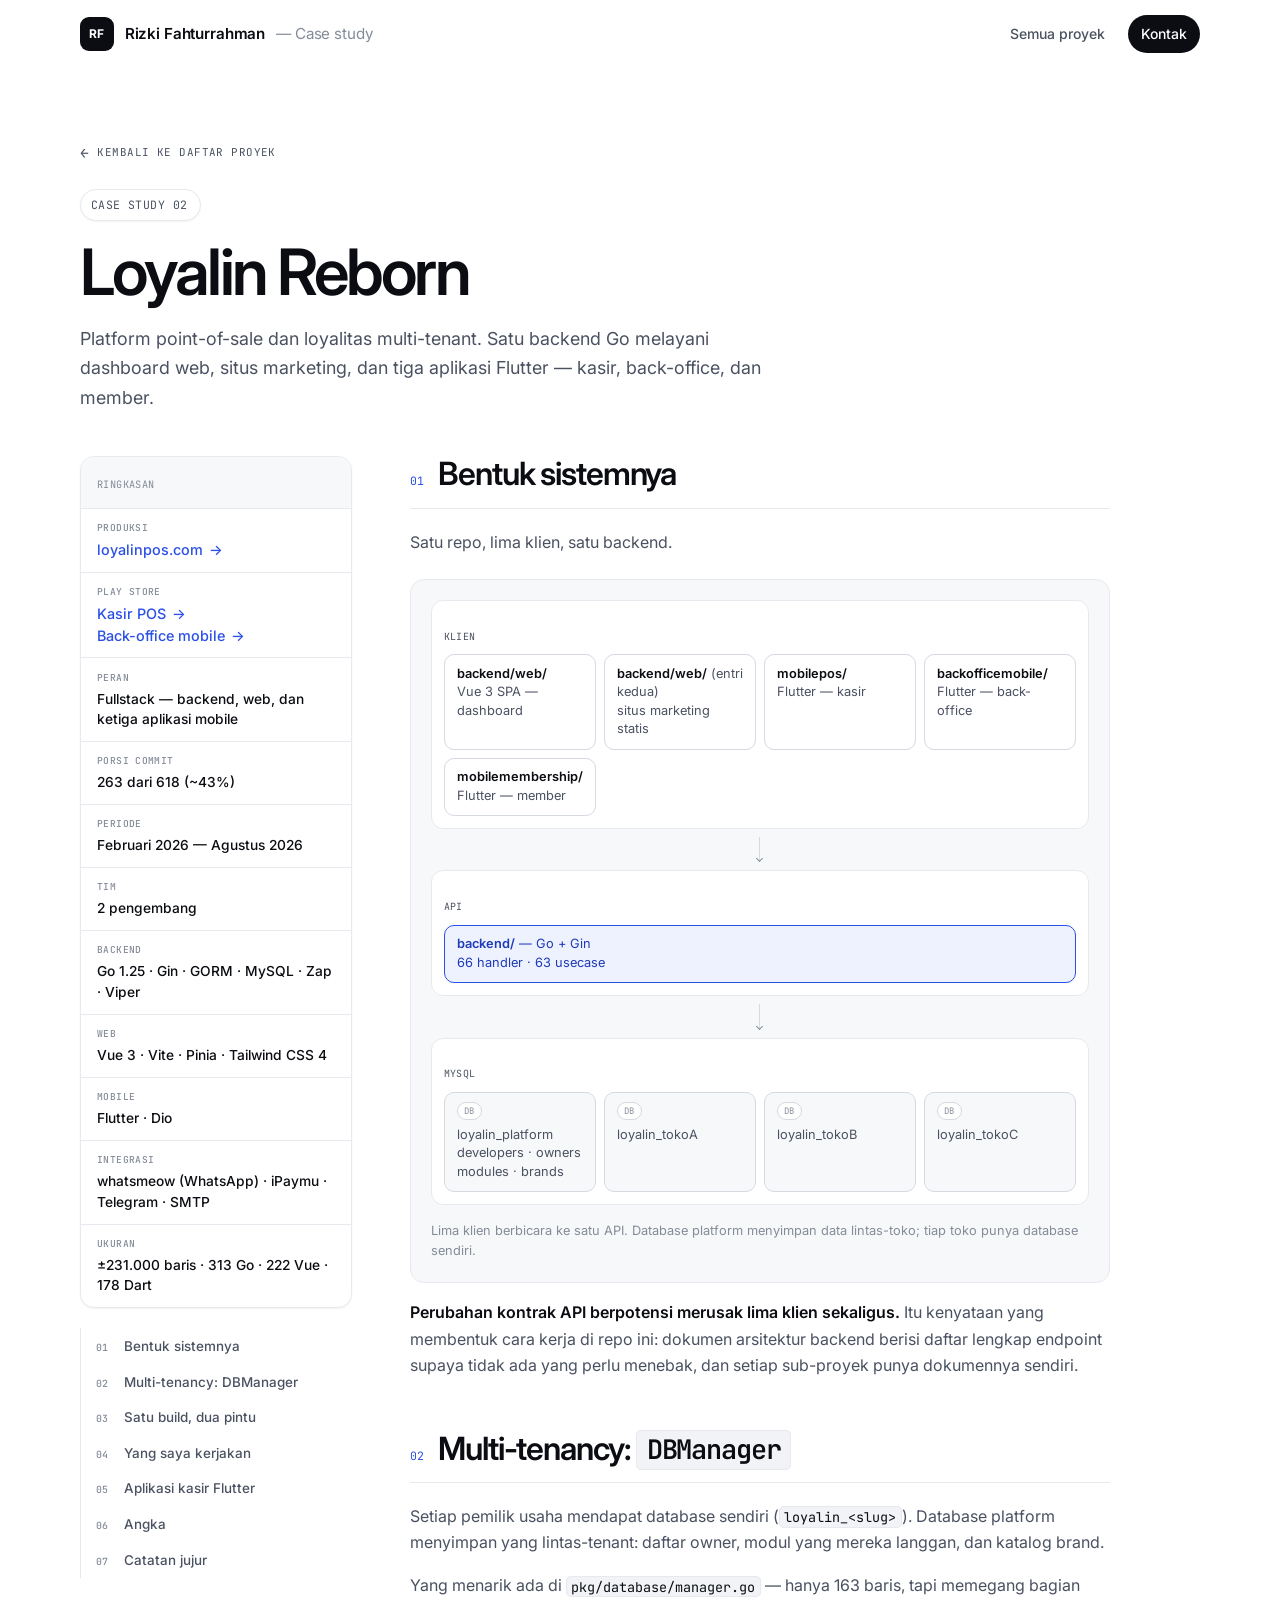
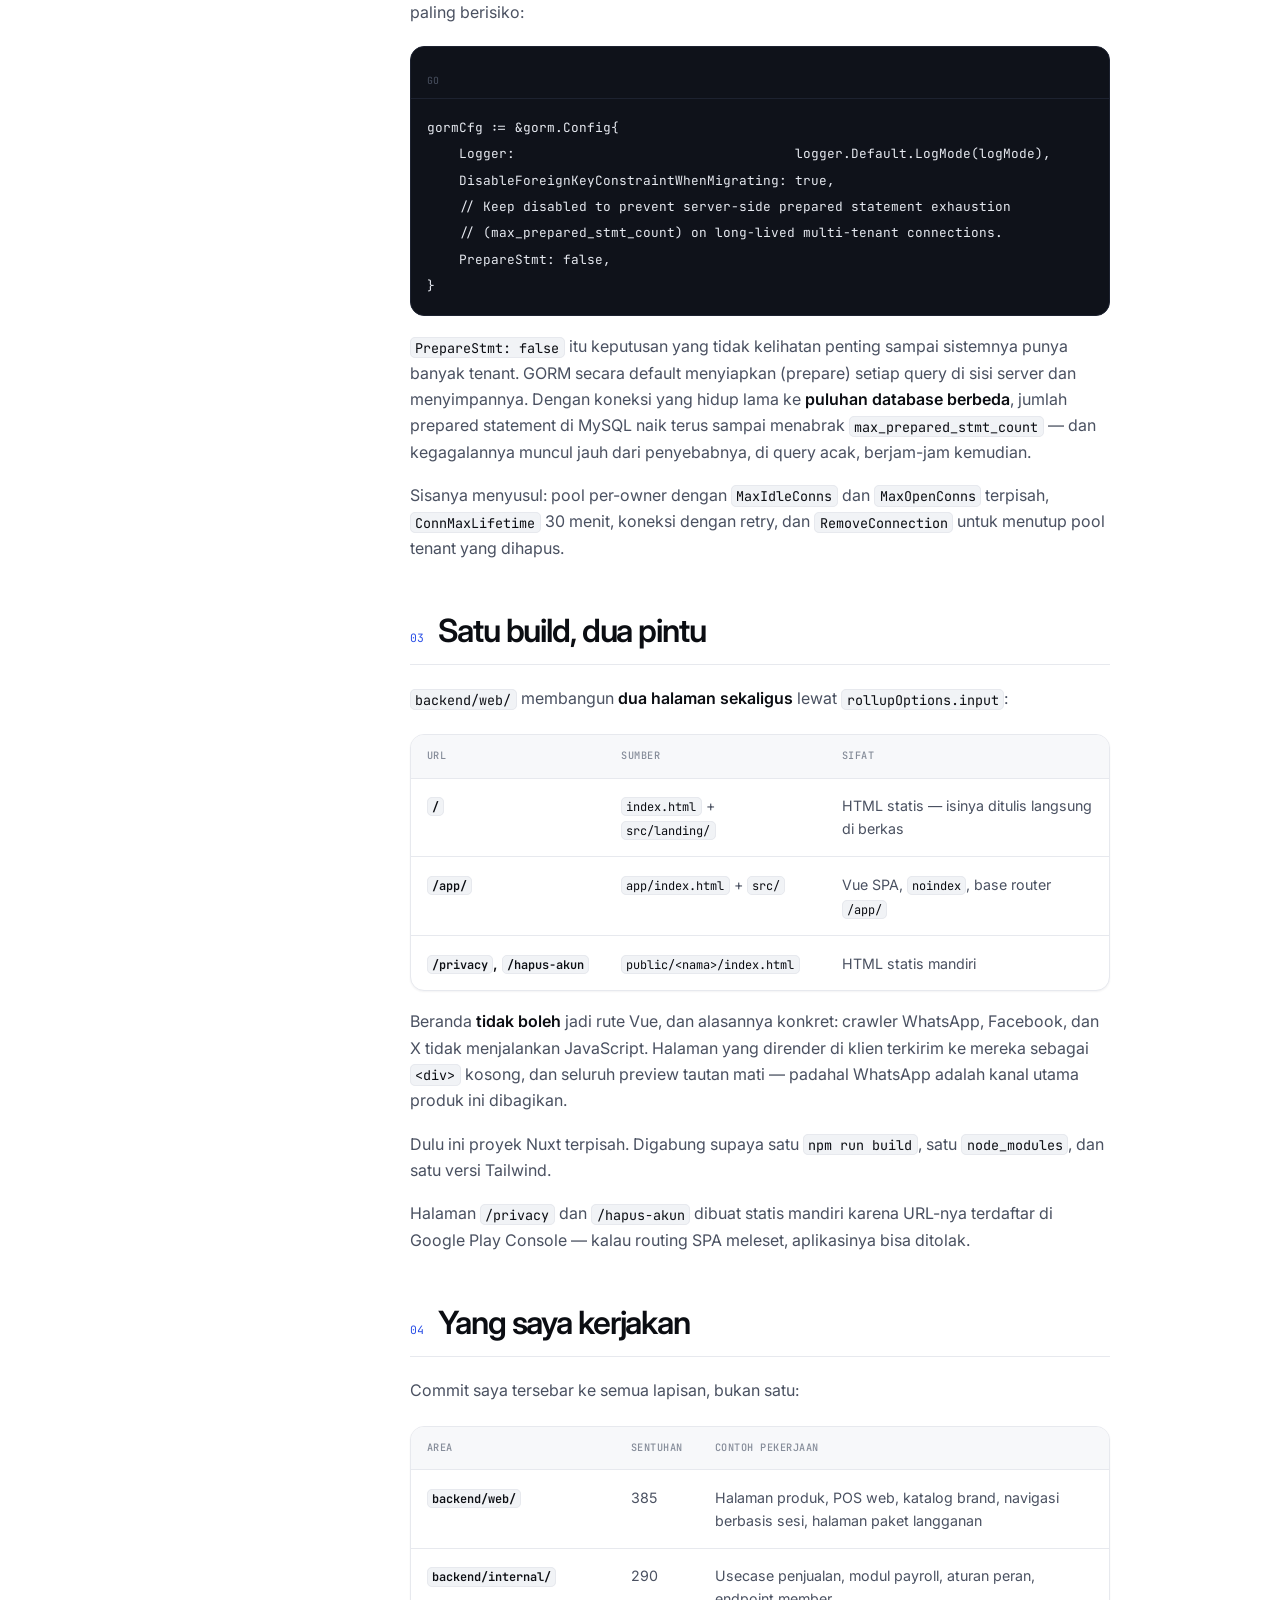
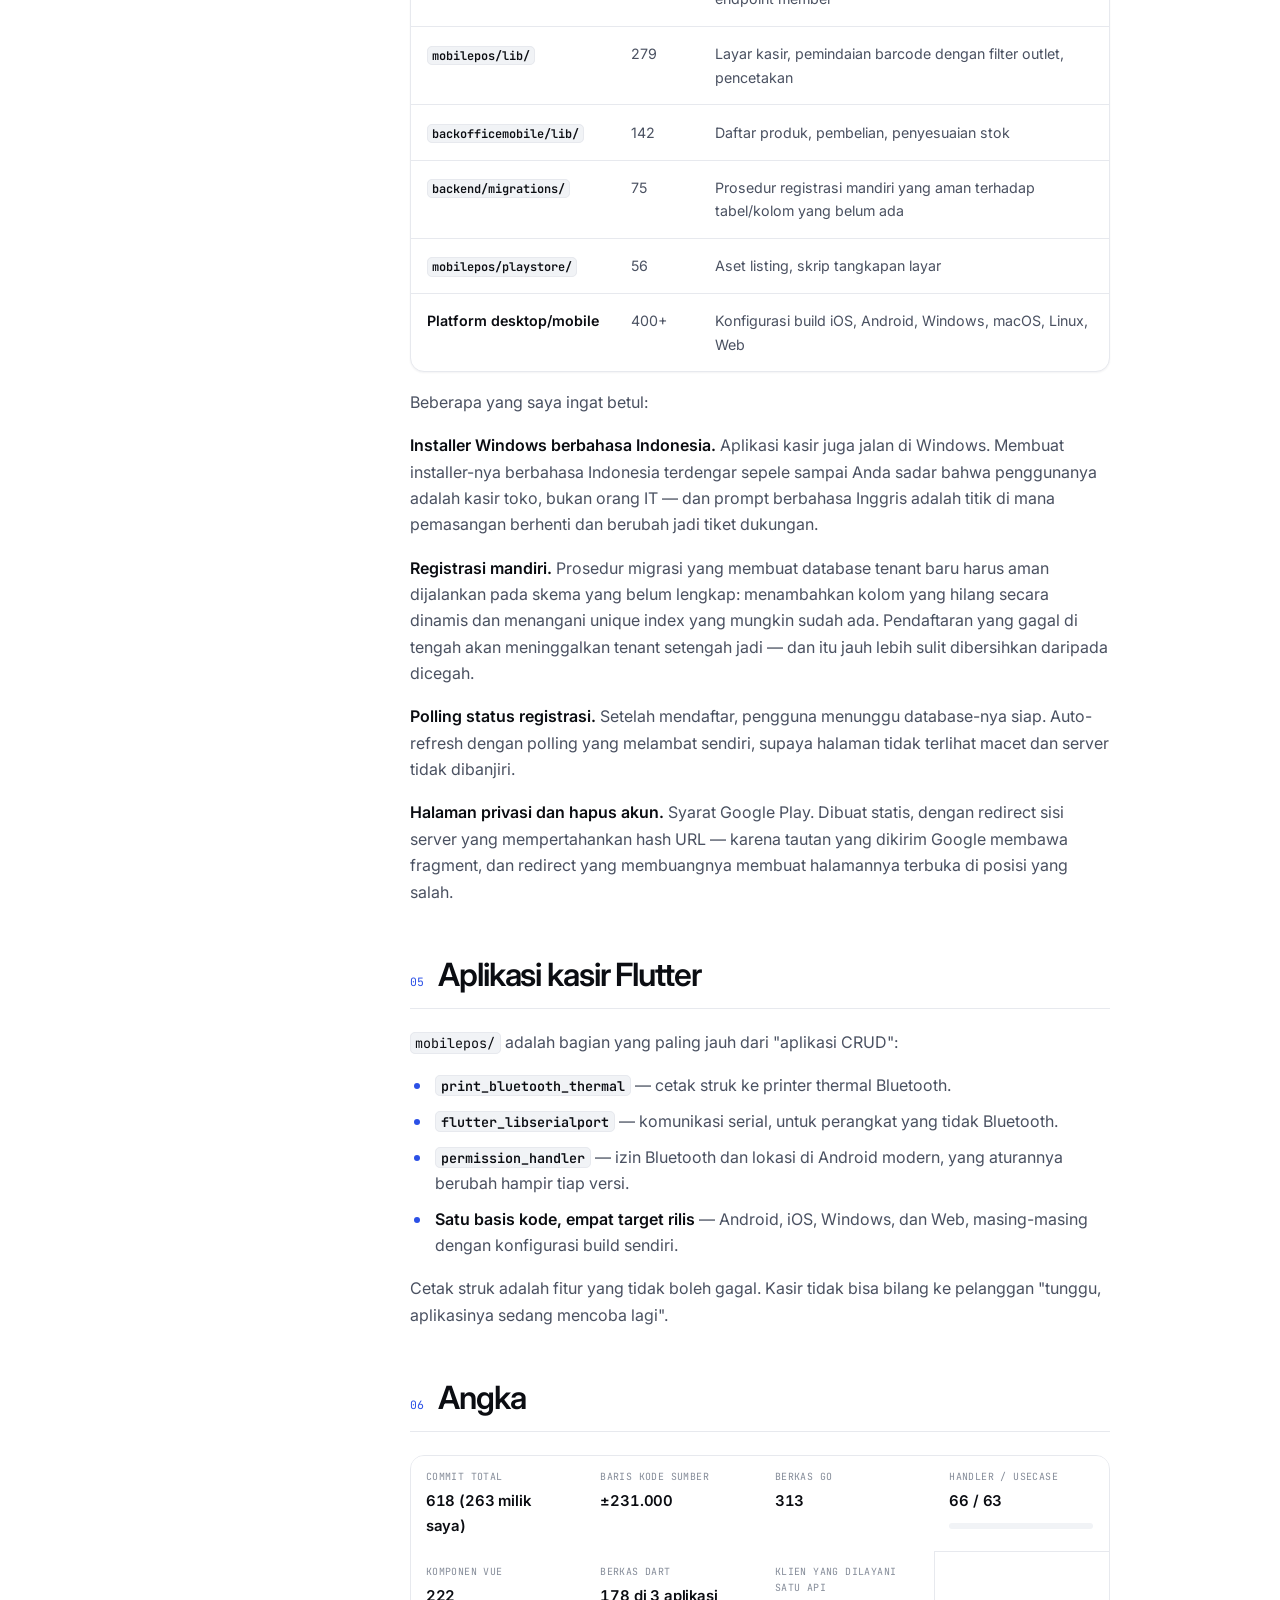
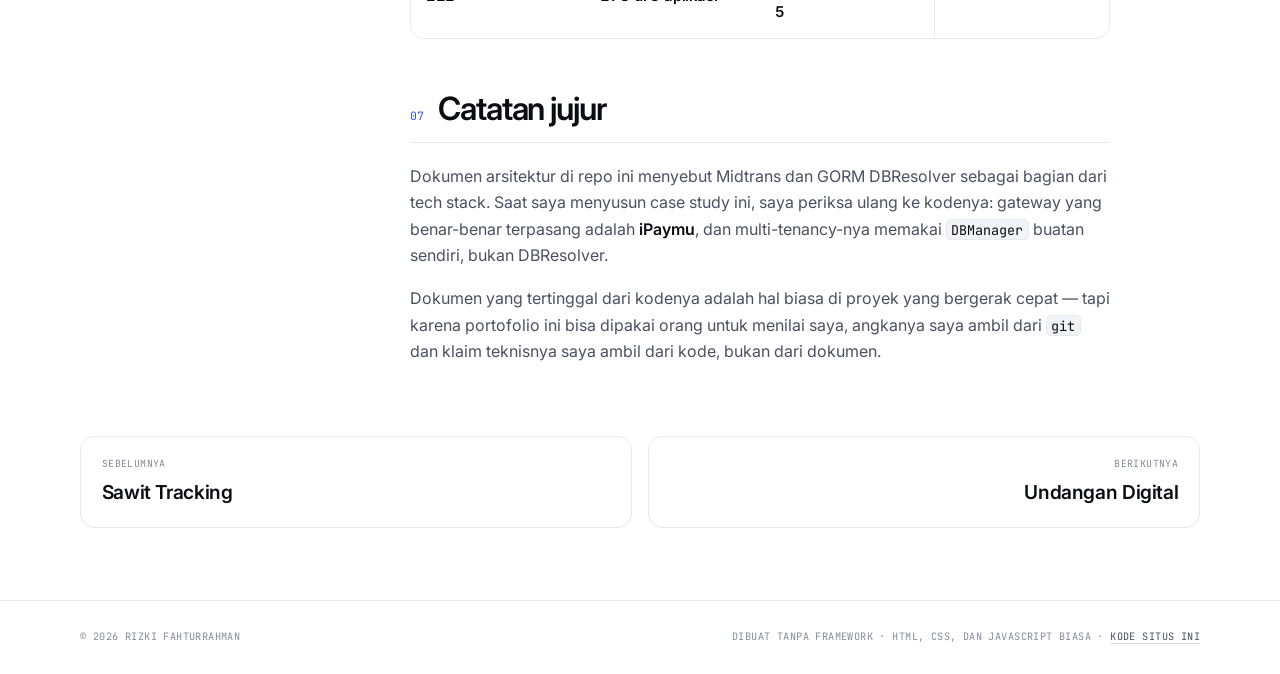
<file: case-studies/loyalin-reborn.html>
<!doctype html>
<html lang="id">
<head>
<meta charset="utf-8">
<meta name="viewport" content="width=device-width, initial-scale=1">

<title>Loyalin Reborn — Case study · Rizki Fahturrahman</title>
<meta name="description" content="Platform point-of-sale dan loyalitas multi-tenant. Satu backend Go melayani dashboard web, situs marketing, dan tiga aplikasi Flutter — kasir, back-office, d…">
<meta name="author" content="Rizki Fahturrahman">
<meta name="theme-color" content="#FFFFFF">

<meta property="og:type" content="article">
<meta property="og:title" content="Loyalin Reborn — Case study">
<meta property="og:description" content="Platform point-of-sale dan loyalitas multi-tenant. Satu backend Go melayani dashboard web, situs marketing, dan tiga aplikasi Flutter — kasir, back-office, d…">
<meta property="og:url" content="https://rizkifahtur.github.io/portfolio/case-studies/loyalin-reborn.html">
<meta property="og:locale" content="id_ID">
<meta name="twitter:card" content="summary_large_image">

<link rel="canonical" href="https://rizkifahtur.github.io/portfolio/case-studies/loyalin-reborn.html">
<link rel="icon" href="data:image/svg+xml,%3Csvg xmlns='http://www.w3.org/2000/svg' viewBox='0 0 32 32'%3E%3Crect width='32' height='32' rx='5' fill='%230B0D12'/%3E%3Ctext x='16' y='21' font-family='Arial,sans-serif' font-weight='700' font-size='12' fill='%23FFFFFF' text-anchor='middle'%3ER%3C/text%3E%3C/svg%3E">

<link rel="preconnect" href="https://fonts.googleapis.com">
<link rel="preconnect" href="https://fonts.gstatic.com" crossorigin>
<link href="https://fonts.googleapis.com/css2?family=Instrument+Serif:ital@0;1&family=Inter:wght@400;500;600;700&family=JetBrains+Mono:wght@400;500&display=swap" rel="stylesheet">
<link rel="stylesheet" href="../assets/css/style.css">

<script>document.documentElement.classList.add('js');</script>
</head>

<body>
<a class="skip" href="#utama">Lewati ke konten</a>

<header class="site-head">
  <div class="wrap site-head__inner">
    <a class="brand" href="../index.html">
      <span class="brand__mark">RF</span>
      <span>Rizki&nbsp;Fahturrahman</span>
      <span class="brand__role">— Case study</span>
    </a>

    <nav class="nav" aria-label="Navigasi utama">
      <a href="../index.html#proyek">Semua proyek</a>
      <a class="nav__cta" href="../index.html#kontak">Kontak</a>
    </nav>
  </div>
</header>

<main id="utama">
<article class="cs">

  <div class="wrap cs__top">
    <a class="cs__back mono" href="../index.html#proyek">Kembali ke daftar proyek</a>
    <p class="mono eyeline">Case study 02</p>
    <h1>Loyalin Reborn</h1>
    <p class="cs__lede">Platform point-of-sale dan loyalitas multi-tenant. Satu backend Go melayani dashboard web, situs marketing, dan tiga aplikasi Flutter — kasir, back-office, dan member.</p>
  </div>

  <div class="wrap cs__body">
    <aside class="cs__rail">
      <div class="ledger">
        <div class="ledger__head">
          <span class="mono">Ringkasan</span>
        </div>
      <div class="ledger__row"><span class="mono ledger__key"><strong>Produksi</strong></span><span class="ledger__val"><a class="tlink" href="https://loyalinpos.com" target="_blank" rel="noopener noreferrer">loyalinpos.com</a></span></div>
      <div class="ledger__row"><span class="mono ledger__key"><strong>Play Store</strong></span><span class="ledger__val"><a class="tlink" href="https://play.google.com/store/apps/details?id=com.loyalin.pos&amp;hl=id" target="_blank" rel="noopener noreferrer">Kasir POS</a><br><a class="tlink" href="https://play.google.com/store/apps/details?id=com.loyalin.backoffice&amp;hl=id" target="_blank" rel="noopener noreferrer">Back-office mobile</a></span></div>
      <div class="ledger__row"><span class="mono ledger__key"><strong>Peran</strong></span><span class="ledger__val">Fullstack — backend, web, dan ketiga aplikasi mobile</span></div>
      <div class="ledger__row"><span class="mono ledger__key"><strong>Porsi commit</strong></span><span class="ledger__val">263 dari 618 (~43%)</span></div>
      <div class="ledger__row"><span class="mono ledger__key"><strong>Periode</strong></span><span class="ledger__val">Februari 2026 — Agustus 2026</span></div>
      <div class="ledger__row"><span class="mono ledger__key"><strong>Tim</strong></span><span class="ledger__val">2 pengembang</span></div>
      <div class="ledger__row"><span class="mono ledger__key"><strong>Backend</strong></span><span class="ledger__val">Go 1.25 · Gin · GORM · MySQL · Zap · Viper</span></div>
      <div class="ledger__row"><span class="mono ledger__key"><strong>Web</strong></span><span class="ledger__val">Vue 3 · Vite · Pinia · Tailwind CSS 4</span></div>
      <div class="ledger__row"><span class="mono ledger__key"><strong>Mobile</strong></span><span class="ledger__val">Flutter · Dio</span></div>
      <div class="ledger__row"><span class="mono ledger__key"><strong>Integrasi</strong></span><span class="ledger__val">whatsmeow (WhatsApp) · iPaymu · Telegram · SMTP</span></div>
      <div class="ledger__row"><span class="mono ledger__key"><strong>Ukuran</strong></span><span class="ledger__val">±231.000 baris · 313 Go · 222 Vue · 178 Dart</span></div>
      </div>

      <nav class="nav cs__toc" aria-label="Isi halaman">
        <a href="#bagian-1"><span class="cs__toc-no mono tnum">01</span>Bentuk sistemnya</a>
        <a href="#bagian-2"><span class="cs__toc-no mono tnum">02</span>Multi-tenancy: DBManager</a>
        <a href="#bagian-3"><span class="cs__toc-no mono tnum">03</span>Satu build, dua pintu</a>
        <a href="#bagian-4"><span class="cs__toc-no mono tnum">04</span>Yang saya kerjakan</a>
        <a href="#bagian-5"><span class="cs__toc-no mono tnum">05</span>Aplikasi kasir Flutter</a>
        <a href="#bagian-6"><span class="cs__toc-no mono tnum">06</span>Angka</a>
        <a href="#bagian-7"><span class="cs__toc-no mono tnum">07</span>Catatan jujur</a>
      </nav>
    </aside>

    <div class="prose">
<section id="bagian-1" class="cs__section">
<header class="cs__section-head"><span class="mono section__index">01</span><h2>Bentuk sistemnya</h2></header>
<p>Satu repo, lima klien, satu backend.</p>
<figure class="dg">
<div class="dg__band">
  <p class="mono dg__label">Klien</p>
  <div class="dg__nodes">
    <div class="dg__node"><span class="dg__text"><b>backend/web/</b><br>Vue 3 SPA — dashboard</span></div>
    <div class="dg__node"><span class="dg__text"><b>backend/web/</b> (entri kedua)<br>situs marketing statis</span></div>
    <div class="dg__node"><span class="dg__text"><b>mobilepos/</b><br>Flutter — kasir</span></div>
    <div class="dg__node"><span class="dg__text"><b>backofficemobile/</b><br>Flutter — back-office</span></div>
    <div class="dg__node"><span class="dg__text"><b>mobilemembership/</b><br>Flutter — member</span></div>
  </div>
</div>
<div class="dg__link" aria-hidden="true"></div>
<div class="dg__band">
  <p class="mono dg__label">API</p>
  <div class="dg__nodes">
    <div class="dg__node dg__node--on"><span class="dg__text"><b>backend/</b> — Go + Gin<br>66 handler · 63 usecase</span></div>
  </div>
</div>
<div class="dg__link" aria-hidden="true"></div>
<div class="dg__band">
  <p class="mono dg__label">MySQL</p>
  <div class="dg__nodes">
    <div class="dg__node dg__node--db"><span class="dg__tag mono">DB</span><span class="dg__text">loyalin_platform<br>developers · owners<br>modules · brands</span></div>
    <div class="dg__node dg__node--db"><span class="dg__tag mono">DB</span><span class="dg__text">loyalin_tokoA</span></div>
    <div class="dg__node dg__node--db"><span class="dg__tag mono">DB</span><span class="dg__text">loyalin_tokoB</span></div>
    <div class="dg__node dg__node--db"><span class="dg__tag mono">DB</span><span class="dg__text">loyalin_tokoC</span></div>
  </div>
</div>
  <figcaption class="dg__cap">Lima klien berbicara ke satu API. Database platform menyimpan data lintas-toko; tiap toko punya database sendiri.</figcaption>
</figure>
<p><strong>Perubahan kontrak API berpotensi merusak lima klien sekaligus.</strong> Itu kenyataan yang membentuk cara kerja di repo ini: dokumen arsitektur backend berisi daftar lengkap endpoint supaya tidak ada yang perlu menebak, dan setiap sub-proyek punya dokumennya sendiri.</p>
</section>
<section id="bagian-2" class="cs__section">
<header class="cs__section-head"><span class="mono section__index">02</span><h2>Multi-tenancy: <code>DBManager</code></h2></header>
<p>Setiap pemilik usaha mendapat database sendiri (<code>loyalin_&lt;slug&gt;</code>). Database platform menyimpan yang lintas-tenant: daftar owner, modul yang mereka langgan, dan katalog brand.</p>
<p>Yang menarik ada di <code>pkg/database/manager.go</code> — hanya 163 baris, tapi memegang bagian paling berisiko:</p>
<div class="code"><p class="mono code__lang">go</p><pre><code>gormCfg := &amp;gorm.Config{
    Logger:                                   logger.Default.LogMode(logMode),
    DisableForeignKeyConstraintWhenMigrating: true,
    // Keep disabled to prevent server-side prepared statement exhaustion
    // (max_prepared_stmt_count) on long-lived multi-tenant connections.
    PrepareStmt: false,
}</code></pre></div>
<p><code>PrepareStmt: false</code> itu keputusan yang tidak kelihatan penting sampai sistemnya punya banyak tenant. GORM secara default menyiapkan (prepare) setiap query di sisi server dan menyimpannya. Dengan koneksi yang hidup lama ke <strong>puluhan database berbeda</strong>, jumlah prepared statement di MySQL naik terus sampai menabrak <code>max_prepared_stmt_count</code> — dan kegagalannya muncul jauh dari penyebabnya, di query acak, berjam-jam kemudian.</p>
<p>Sisanya menyusul: pool per-owner dengan <code>MaxIdleConns</code> dan <code>MaxOpenConns</code> terpisah, <code>ConnMaxLifetime</code> 30 menit, koneksi dengan retry, dan <code>RemoveConnection</code> untuk menutup pool tenant yang dihapus.</p>
</section>
<section id="bagian-3" class="cs__section">
<header class="cs__section-head"><span class="mono section__index">03</span><h2>Satu build, dua pintu</h2></header>
<p><code>backend/web/</code> membangun <strong>dua halaman sekaligus</strong> lewat <code>rollupOptions.input</code>:</p>
<div class="table-scroll"><table class="ledger-table"><thead><tr><th scope="col">URL</th><th scope="col">Sumber</th><th scope="col">Sifat</th></tr></thead><tbody><tr><td><code>/</code></td><td><code>index.html</code> + <code>src/landing/</code></td><td>HTML statis — isinya ditulis langsung di berkas</td></tr><tr><td><code>/app/</code></td><td><code>app/index.html</code> + <code>src/</code></td><td>Vue SPA, <code>noindex</code>, base router <code>/app/</code></td></tr><tr><td><code>/privacy</code>, <code>/hapus-akun</code></td><td><code>public/&lt;nama&gt;/index.html</code></td><td>HTML statis mandiri</td></tr></tbody></table></div>
<p>Beranda <strong>tidak boleh</strong> jadi rute Vue, dan alasannya konkret: crawler WhatsApp, Facebook, dan X tidak menjalankan JavaScript. Halaman yang dirender di klien terkirim ke mereka sebagai <code>&lt;div&gt;</code> kosong, dan seluruh preview tautan mati — padahal WhatsApp adalah kanal utama produk ini dibagikan.</p>
<p>Dulu ini proyek Nuxt terpisah. Digabung supaya satu <code>npm run build</code>, satu <code>node_modules</code>, dan satu versi Tailwind.</p>
<p>Halaman <code>/privacy</code> dan <code>/hapus-akun</code> dibuat statis mandiri karena URL-nya terdaftar di Google Play Console — kalau routing SPA meleset, aplikasinya bisa ditolak.</p>
</section>
<section id="bagian-4" class="cs__section">
<header class="cs__section-head"><span class="mono section__index">04</span><h2>Yang saya kerjakan</h2></header>
<p>Commit saya tersebar ke semua lapisan, bukan satu:</p>
<div class="table-scroll"><table class="ledger-table"><thead><tr><th scope="col">Area</th><th scope="col">Sentuhan</th><th scope="col">Contoh pekerjaan</th></tr></thead><tbody><tr><td><code>backend/web/</code></td><td>385</td><td>Halaman produk, POS web, katalog brand, navigasi berbasis sesi, halaman paket langganan</td></tr><tr><td><code>backend/internal/</code></td><td>290</td><td>Usecase penjualan, modul payroll, aturan peran, endpoint member</td></tr><tr><td><code>mobilepos/lib/</code></td><td>279</td><td>Layar kasir, pemindaian barcode dengan filter outlet, pencetakan</td></tr><tr><td><code>backofficemobile/lib/</code></td><td>142</td><td>Daftar produk, pembelian, penyesuaian stok</td></tr><tr><td><code>backend/migrations/</code></td><td>75</td><td>Prosedur registrasi mandiri yang aman terhadap tabel/kolom yang belum ada</td></tr><tr><td><code>mobilepos/playstore/</code></td><td>56</td><td>Aset listing, skrip tangkapan layar</td></tr><tr><td>Platform desktop/mobile</td><td>400+</td><td>Konfigurasi build iOS, Android, Windows, macOS, Linux, Web</td></tr></tbody></table></div>
<p>Beberapa yang saya ingat betul:</p>
<p><strong>Installer Windows berbahasa Indonesia.</strong> Aplikasi kasir juga jalan di Windows. Membuat installer-nya berbahasa Indonesia terdengar sepele sampai Anda sadar bahwa penggunanya adalah kasir toko, bukan orang IT — dan prompt berbahasa Inggris adalah titik di mana pemasangan berhenti dan berubah jadi tiket dukungan.</p>
<p><strong>Registrasi mandiri.</strong> Prosedur migrasi yang membuat database tenant baru harus aman dijalankan pada skema yang belum lengkap: menambahkan kolom yang hilang secara dinamis dan menangani unique index yang mungkin sudah ada. Pendaftaran yang gagal di tengah akan meninggalkan tenant setengah jadi — dan itu jauh lebih sulit dibersihkan daripada dicegah.</p>
<p><strong>Polling status registrasi.</strong> Setelah mendaftar, pengguna menunggu database-nya siap. Auto-refresh dengan polling yang melambat sendiri, supaya halaman tidak terlihat macet dan server tidak dibanjiri.</p>
<p><strong>Halaman privasi dan hapus akun.</strong> Syarat Google Play. Dibuat statis, dengan redirect sisi server yang mempertahankan hash URL — karena tautan yang dikirim Google membawa fragment, dan redirect yang membuangnya membuat halamannya terbuka di posisi yang salah.</p>
</section>
<section id="bagian-5" class="cs__section">
<header class="cs__section-head"><span class="mono section__index">05</span><h2>Aplikasi kasir Flutter</h2></header>
<p><code>mobilepos/</code> adalah bagian yang paling jauh dari "aplikasi CRUD":</p>
<ul class="prose__list"><li><strong><code>print_bluetooth_thermal</code></strong> — cetak struk ke printer thermal Bluetooth.</li><li><strong><code>flutter_libserialport</code></strong> — komunikasi serial, untuk perangkat yang tidak Bluetooth.</li><li><strong><code>permission_handler</code></strong> — izin Bluetooth dan lokasi di Android modern, yang aturannya berubah hampir tiap versi.</li><li><strong>Satu basis kode, empat target rilis</strong> — Android, iOS, Windows, dan Web, masing-masing dengan konfigurasi build sendiri.</li></ul>
<p>Cetak struk adalah fitur yang tidak boleh gagal. Kasir tidak bisa bilang ke pelanggan "tunggu, aplikasinya sedang mencoba lagi".</p>
</section>
<section id="bagian-6" class="cs__section">
<header class="cs__section-head"><span class="mono section__index">06</span><h2>Angka</h2></header>
<div class="stats cs__stats"><div class="stat"><span class="mono stat__k">Commit total</span><span class="stat__v">618 (263 milik saya)</span></div><div class="stat"><span class="mono stat__k">Baris kode sumber</span><span class="stat__v">±231.000</span></div><div class="stat"><span class="mono stat__k">Berkas Go</span><span class="stat__v">313</span></div><div class="stat"><span class="mono stat__k">Handler / usecase</span><span class="stat__v">66 / 63</span></div><div class="stat"><span class="mono stat__k">Komponen Vue</span><span class="stat__v">222</span></div><div class="stat"><span class="mono stat__k">Berkas Dart</span><span class="stat__v">178 di 3 aplikasi</span></div><div class="stat"><span class="mono stat__k">Klien yang dilayani satu API</span><span class="stat__v">5</span></div></div>
</section>
<section id="bagian-7" class="cs__section">
<header class="cs__section-head"><span class="mono section__index">07</span><h2>Catatan jujur</h2></header>
<p>Dokumen arsitektur di repo ini menyebut Midtrans dan GORM DBResolver sebagai bagian dari tech stack. Saat saya menyusun case study ini, saya periksa ulang ke kodenya: gateway yang benar-benar terpasang adalah <strong>iPaymu</strong>, dan multi-tenancy-nya memakai <code>DBManager</code> buatan sendiri, bukan DBResolver.</p>
<p>Dokumen yang tertinggal dari kodenya adalah hal biasa di proyek yang bergerak cepat — tapi karena portofolio ini bisa dipakai orang untuk menilai saya, angkanya saya ambil dari <code>git</code> dan klaim teknisnya saya ambil dari kode, bukan dari dokumen.</p>
</section>
    </div>
  </div>

  <div class="wrap">
    <nav class="cs__nav" aria-label="Case study lain">
      <a class="cs__jump cs__jump--prev" href="sawit-tracking.html"><span class="mono cs__jump-k">Sebelumnya</span><span class="cs__jump-v">Sawit Tracking</span></a>
      <a class="cs__jump cs__jump--next" href="undangan-digital.html"><span class="mono cs__jump-k">Berikutnya</span><span class="cs__jump-v">Undangan Digital</span></a>
    </nav>
  </div>

</article>
</main>

<footer class="site-foot">
  <div class="wrap site-foot__inner">
    <p class="mono">© <span id="tahun">2026</span> Rizki Fahturrahman</p>
    <p class="mono">
      Dibuat tanpa framework · HTML, CSS, dan JavaScript biasa ·
      <a href="https://github.com/rizkifahtur/portfolio" target="_blank" rel="noopener noreferrer">Kode situs ini</a>
    </p>
  </div>
</footer>

<script src="../assets/js/main.js" defer></script>
</body>
</html>
</file>
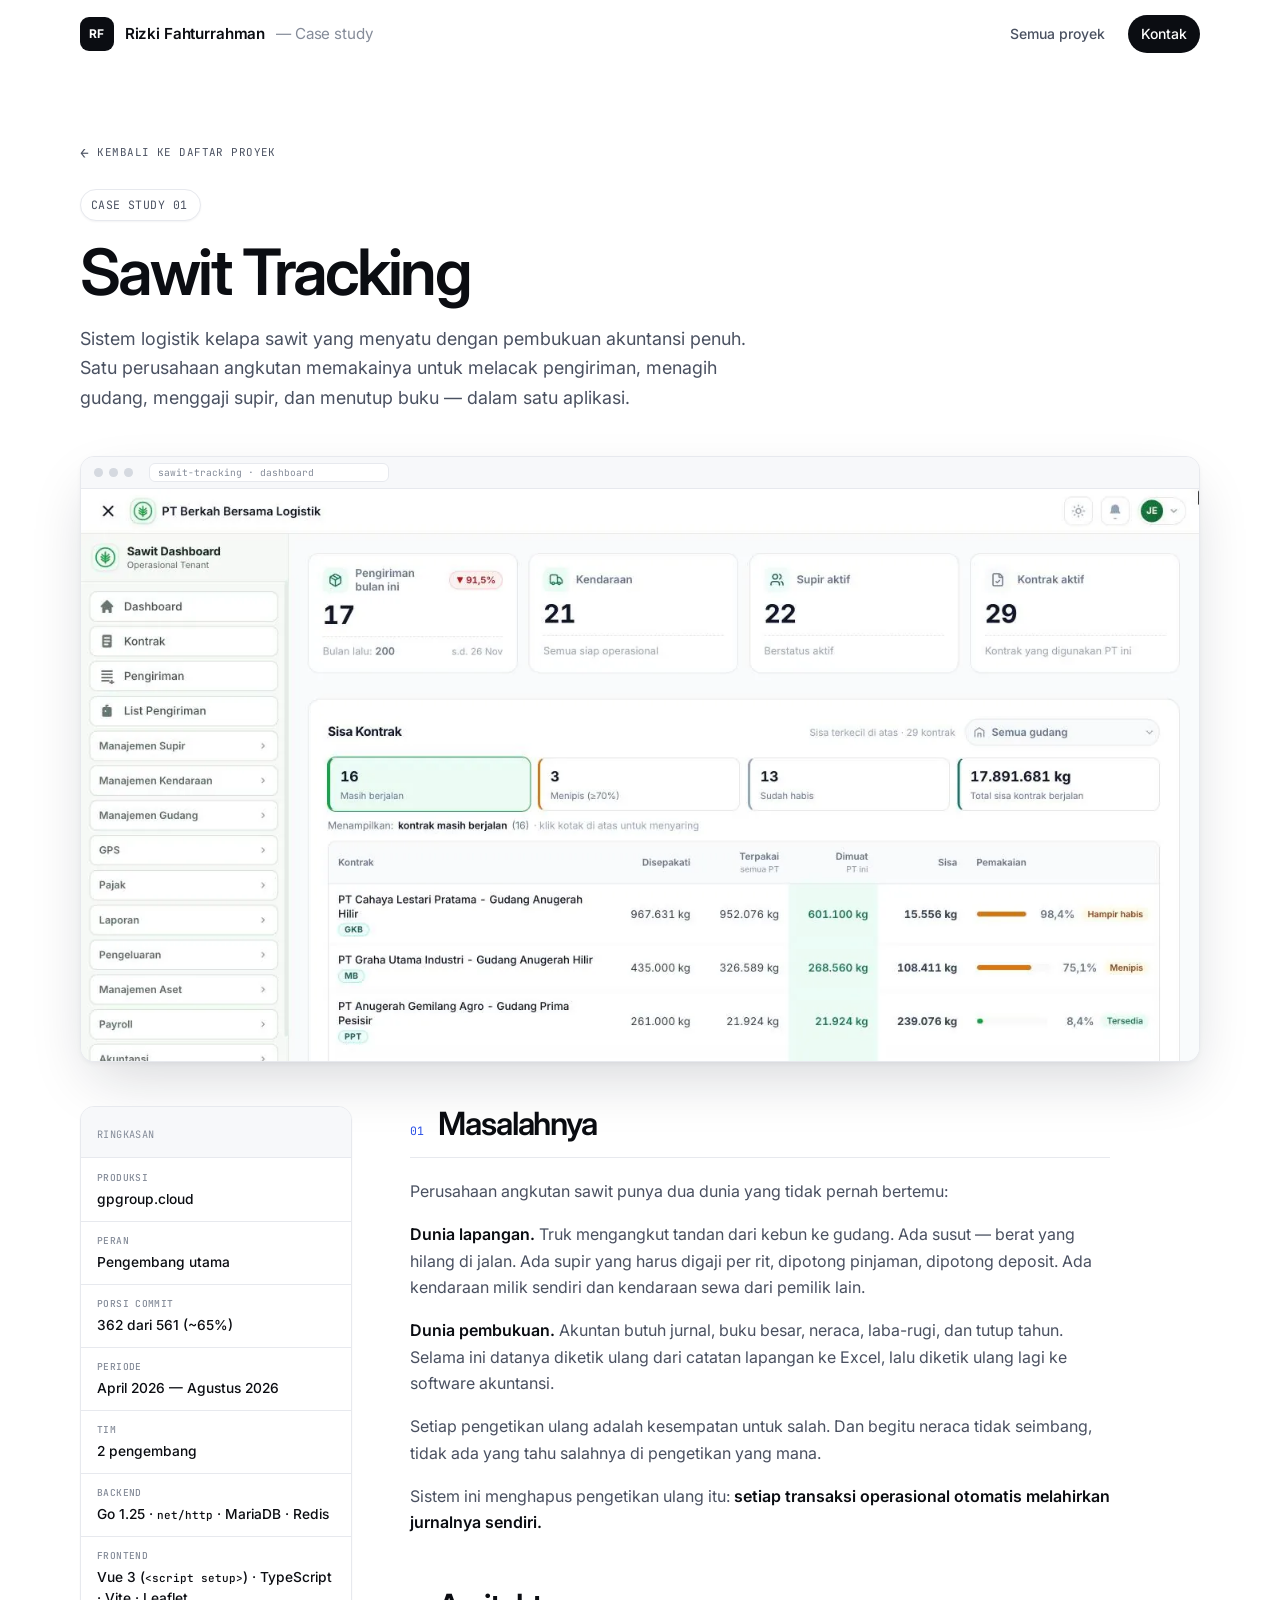
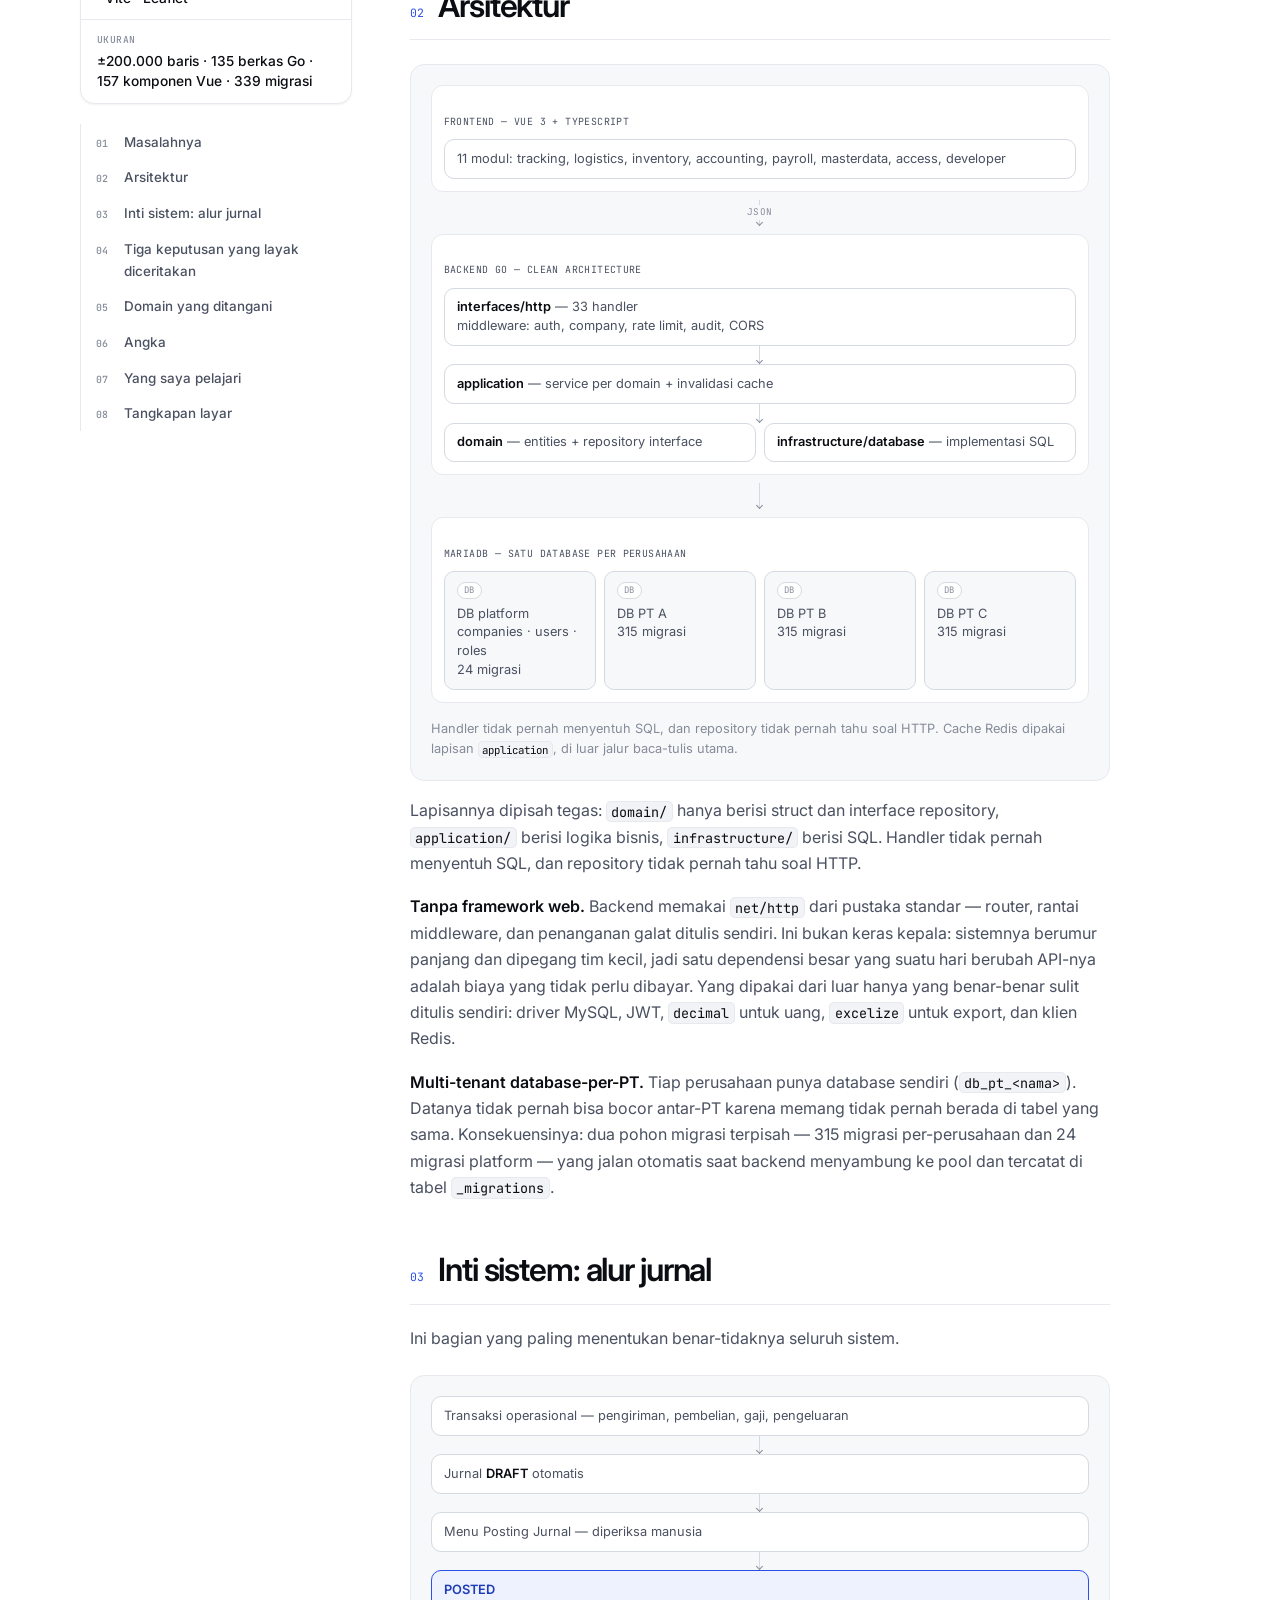
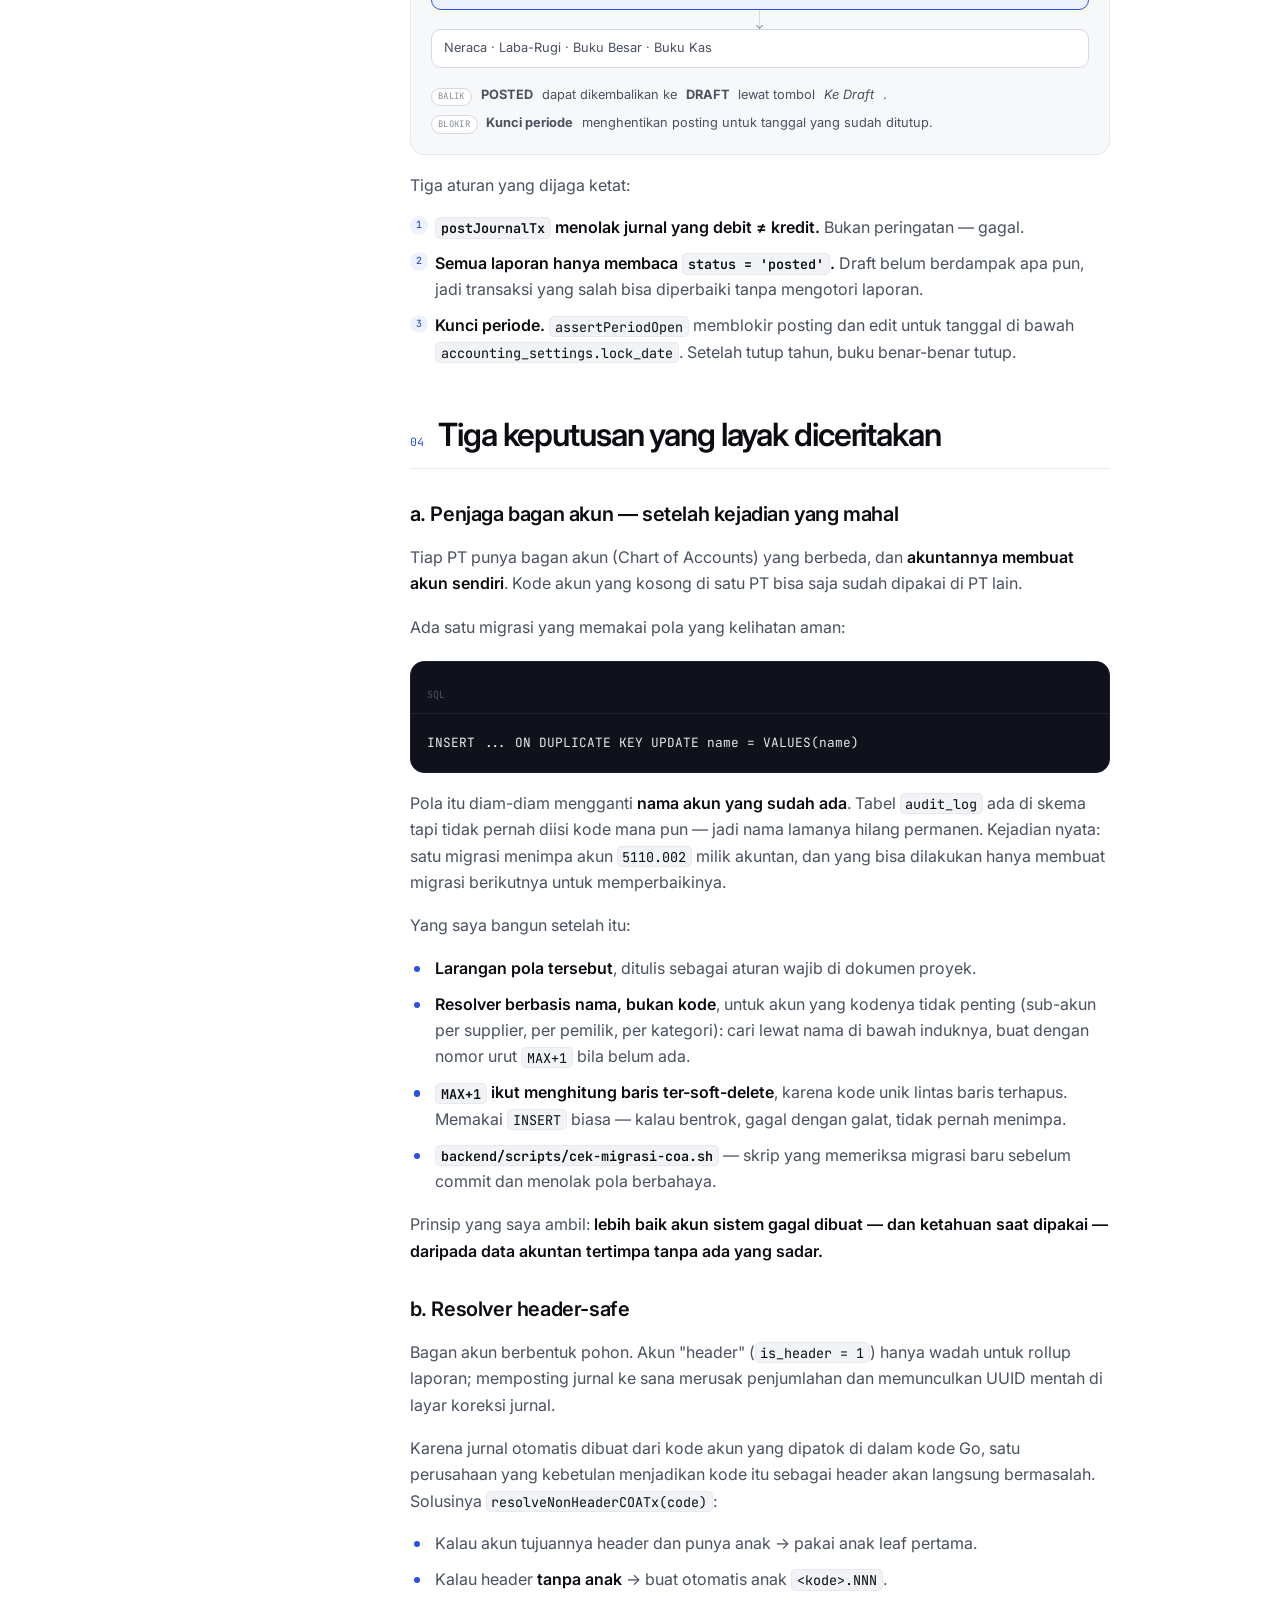
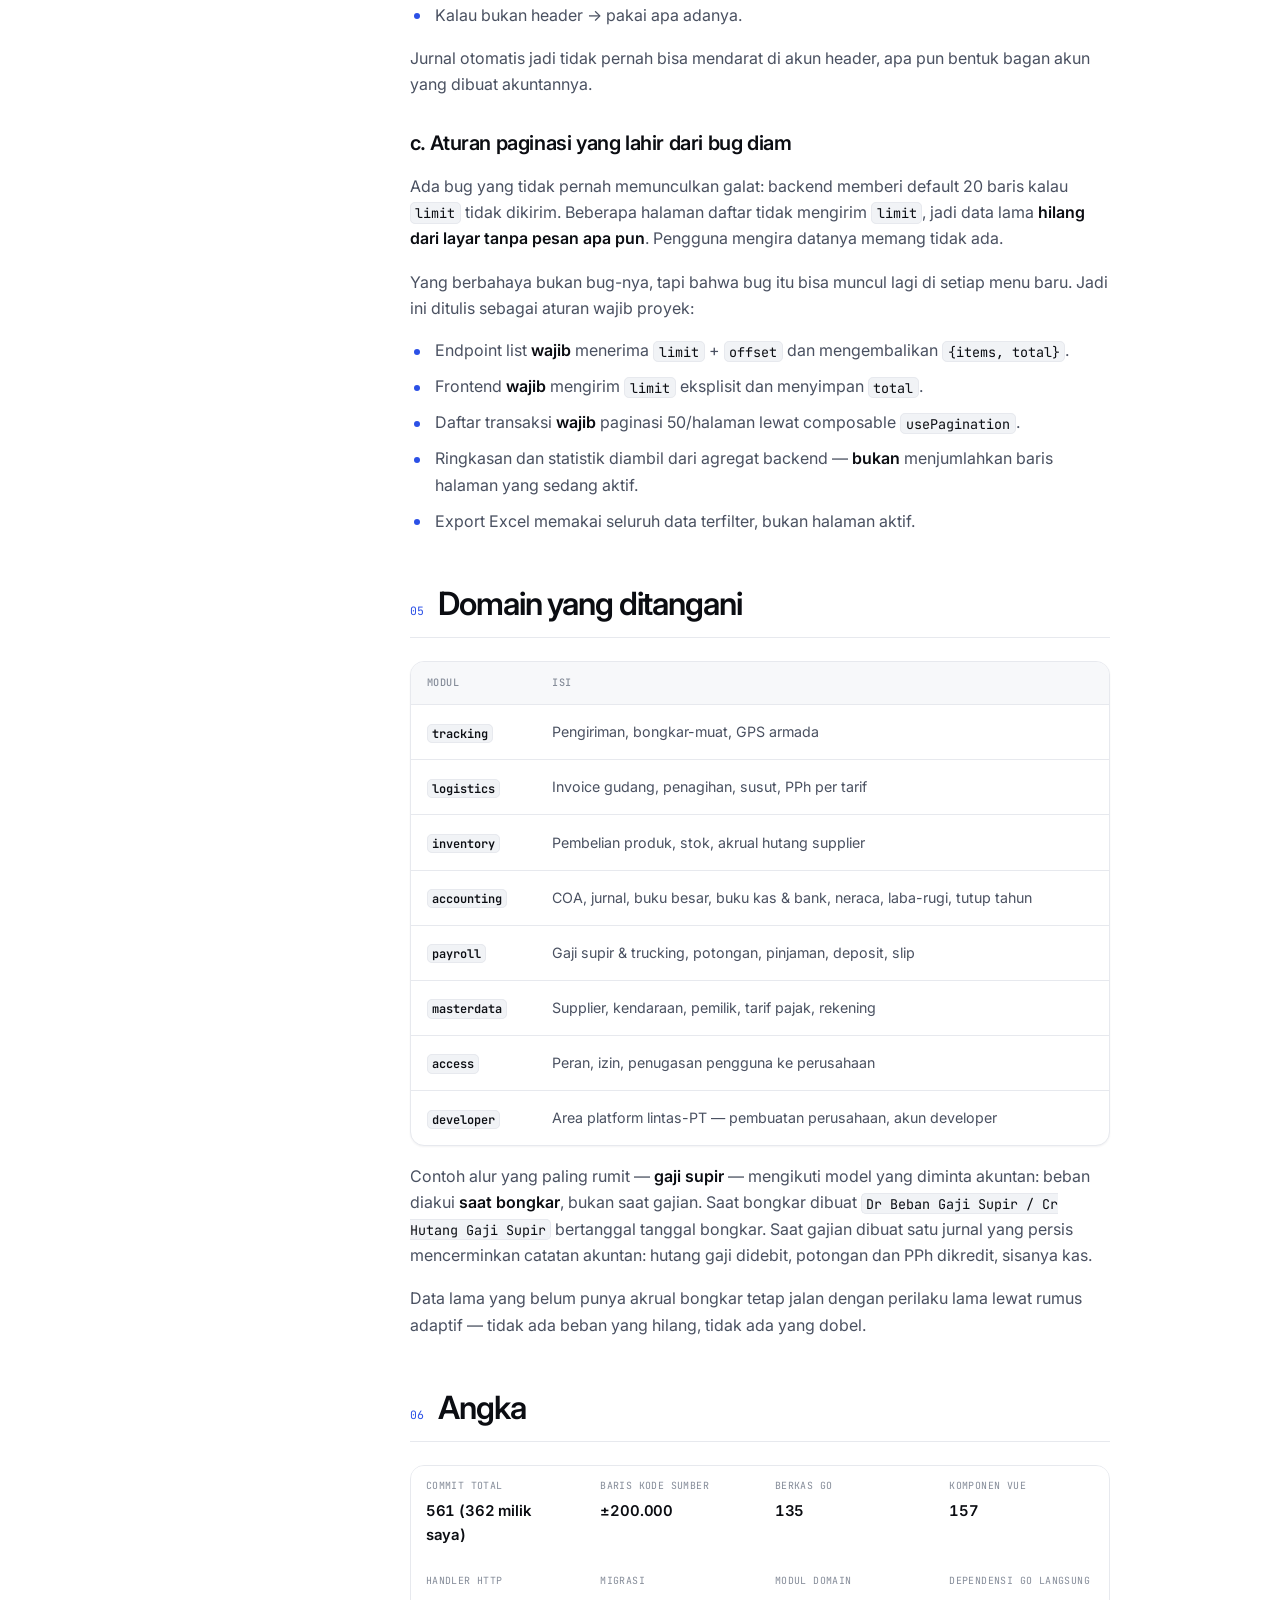
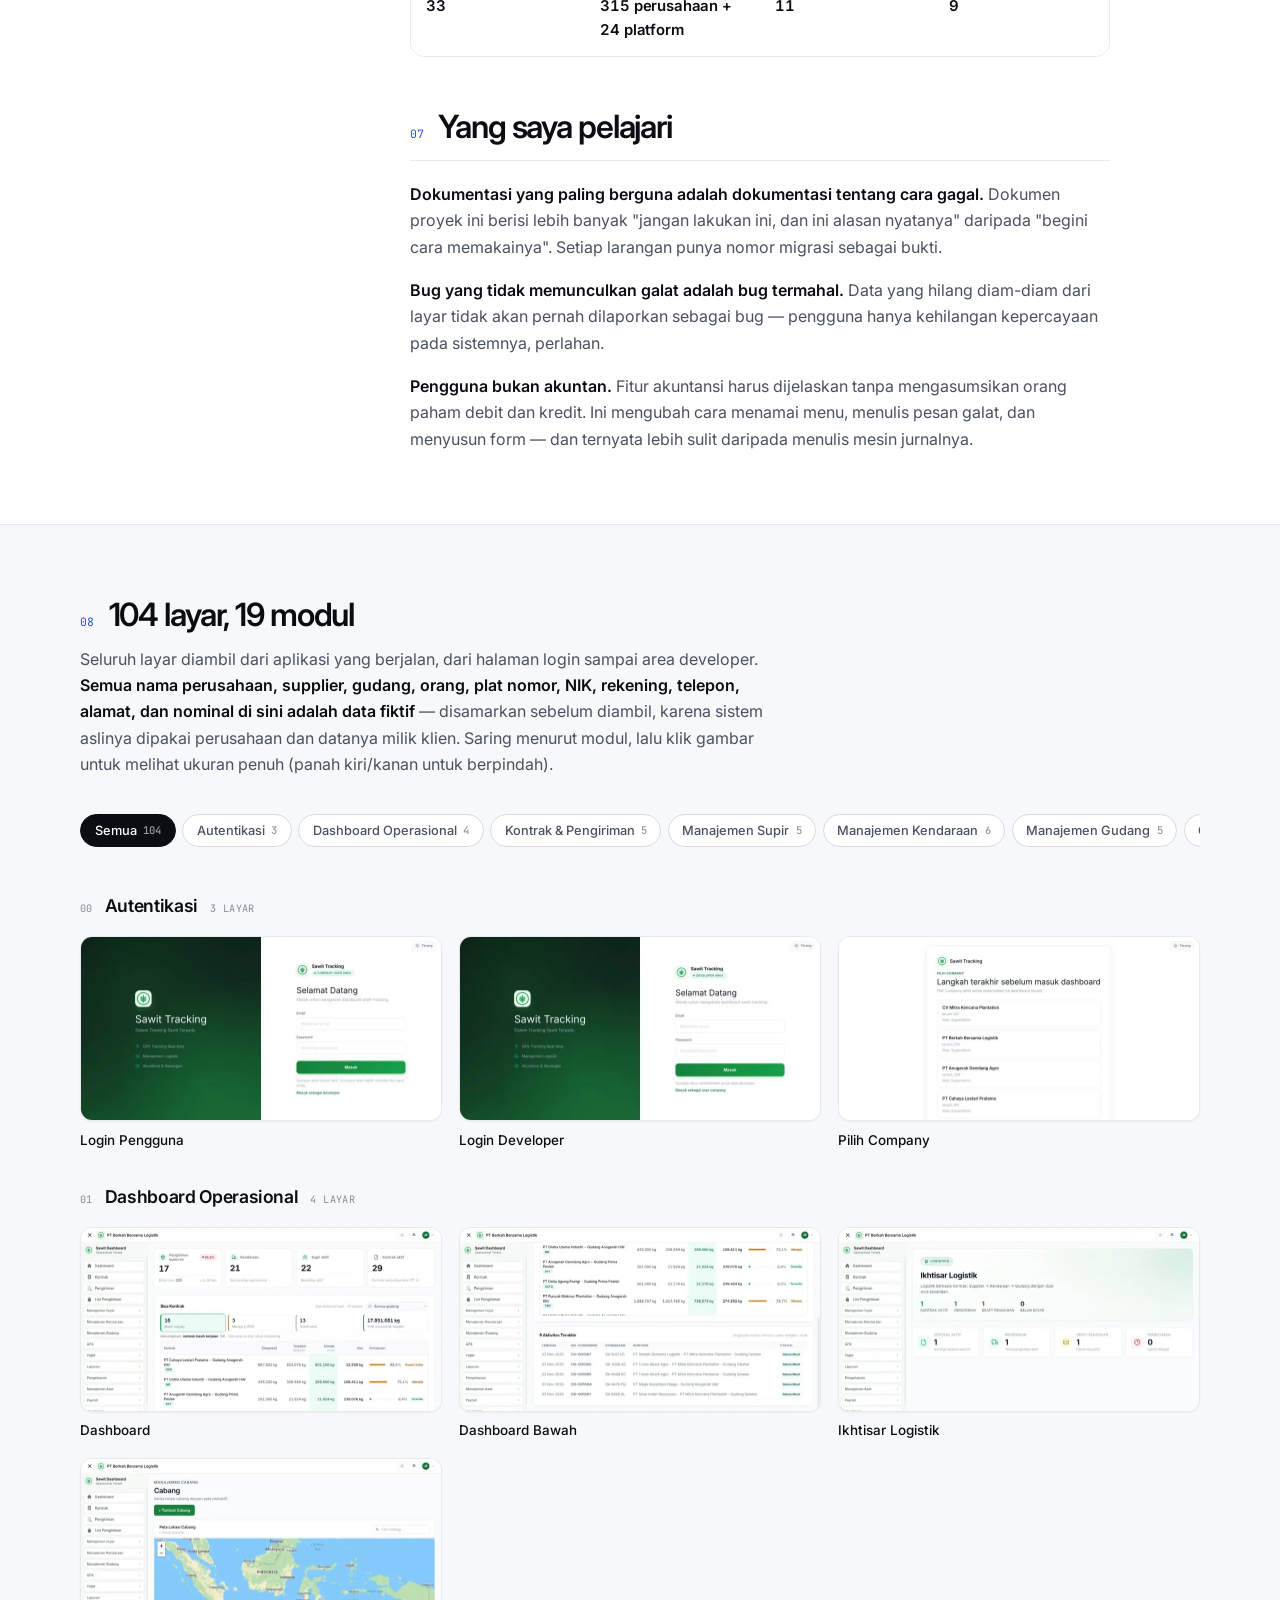
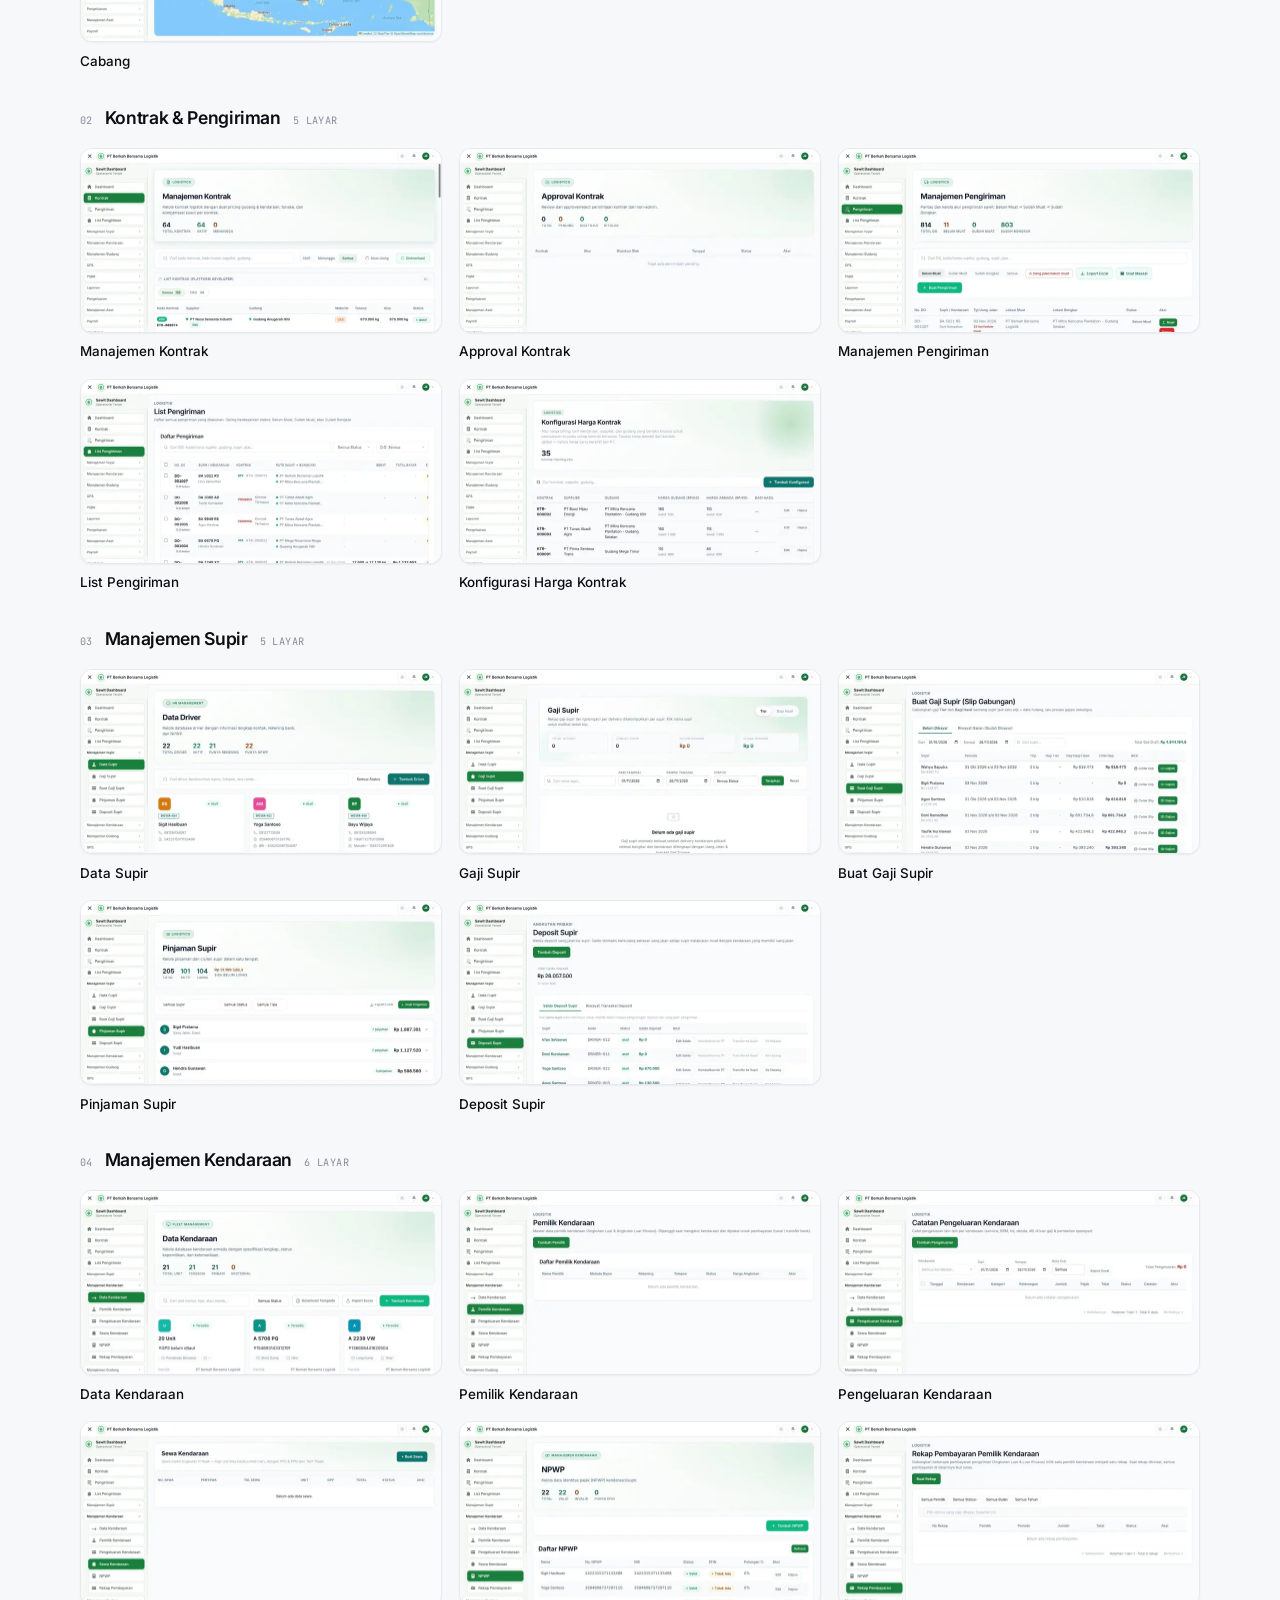
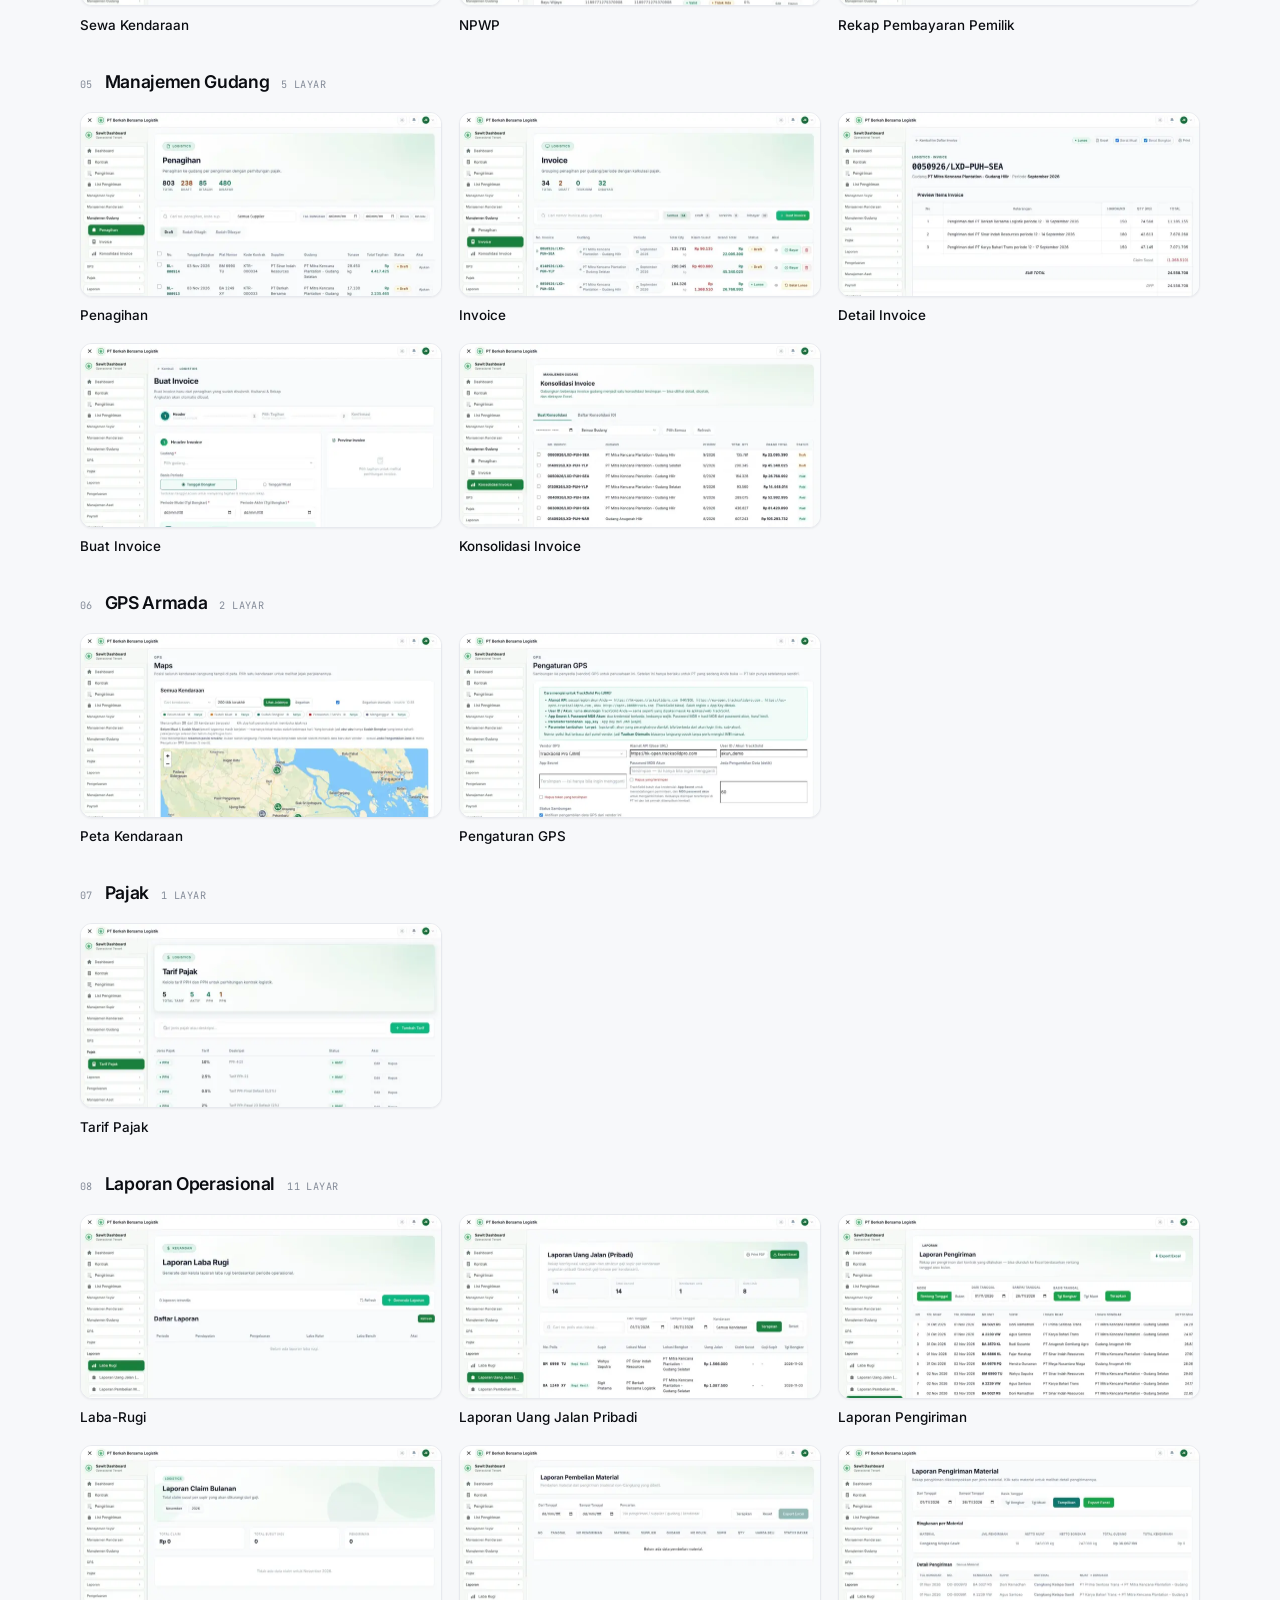
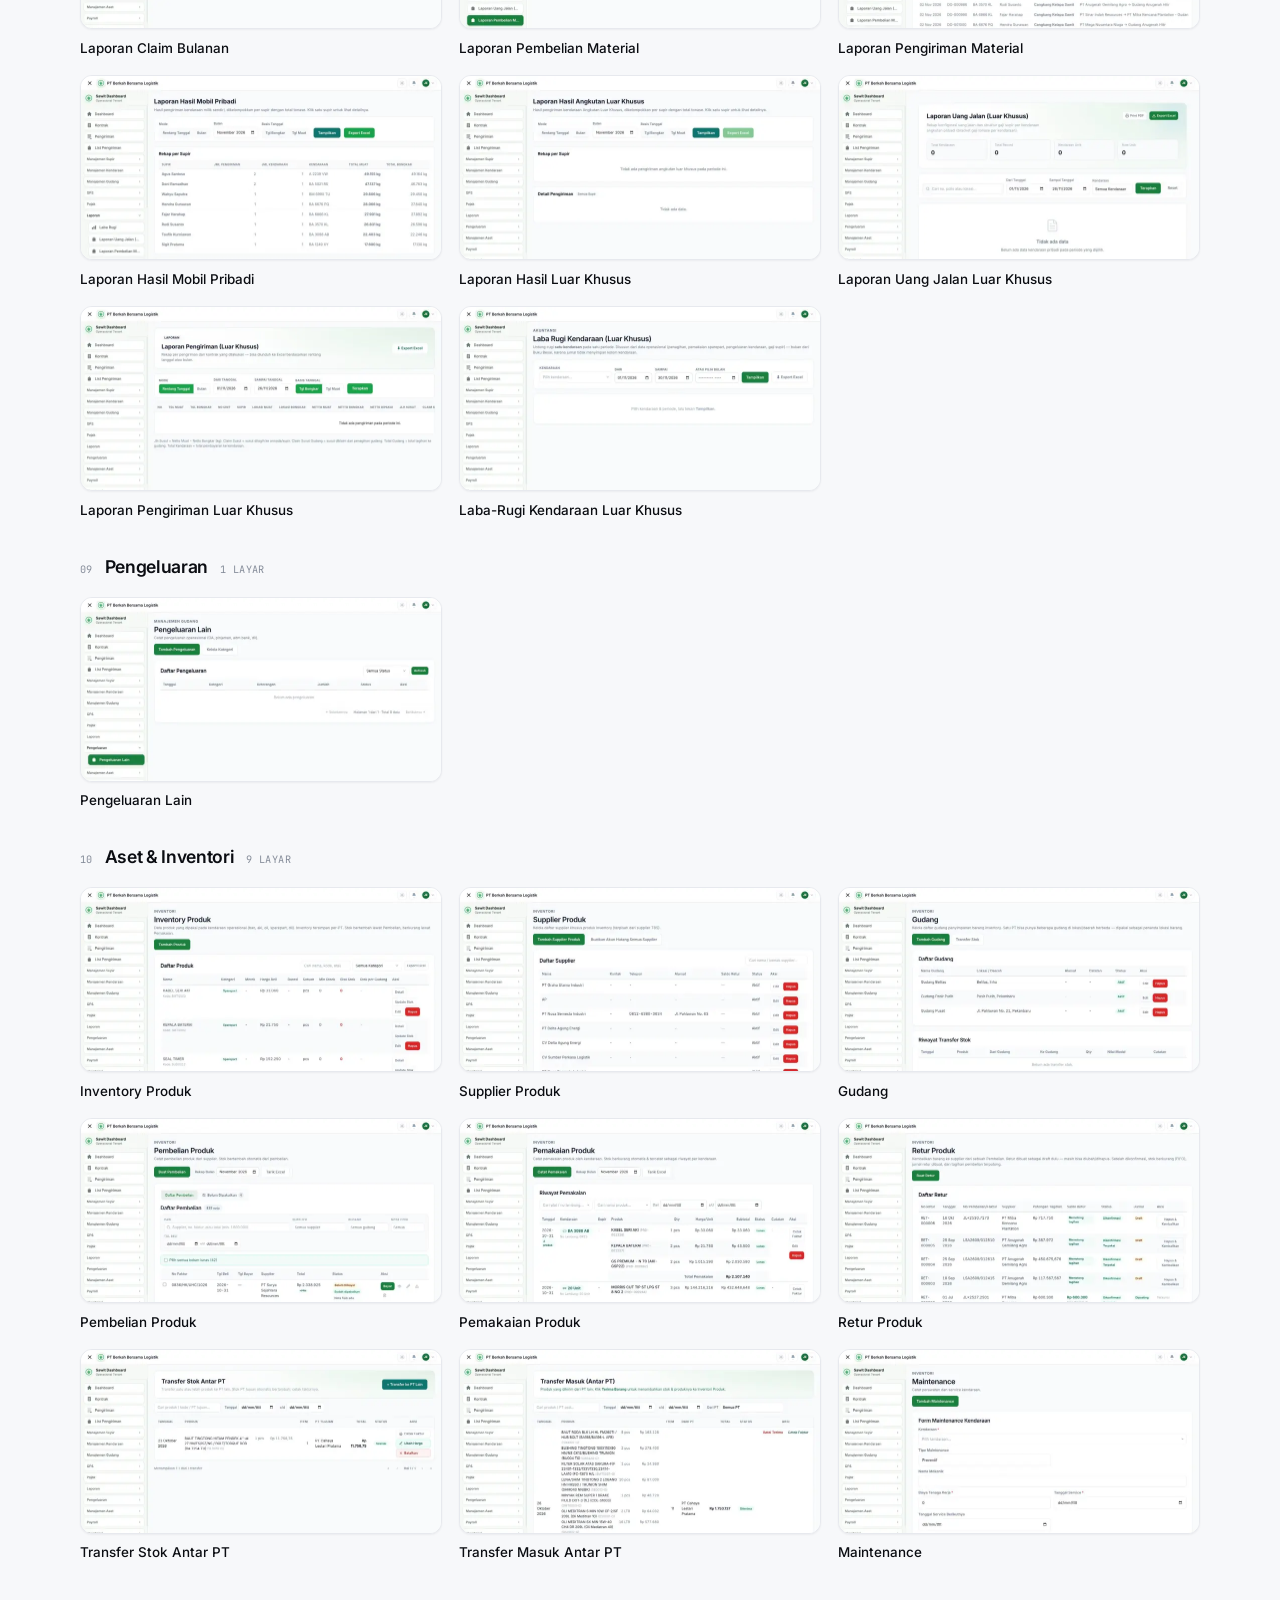
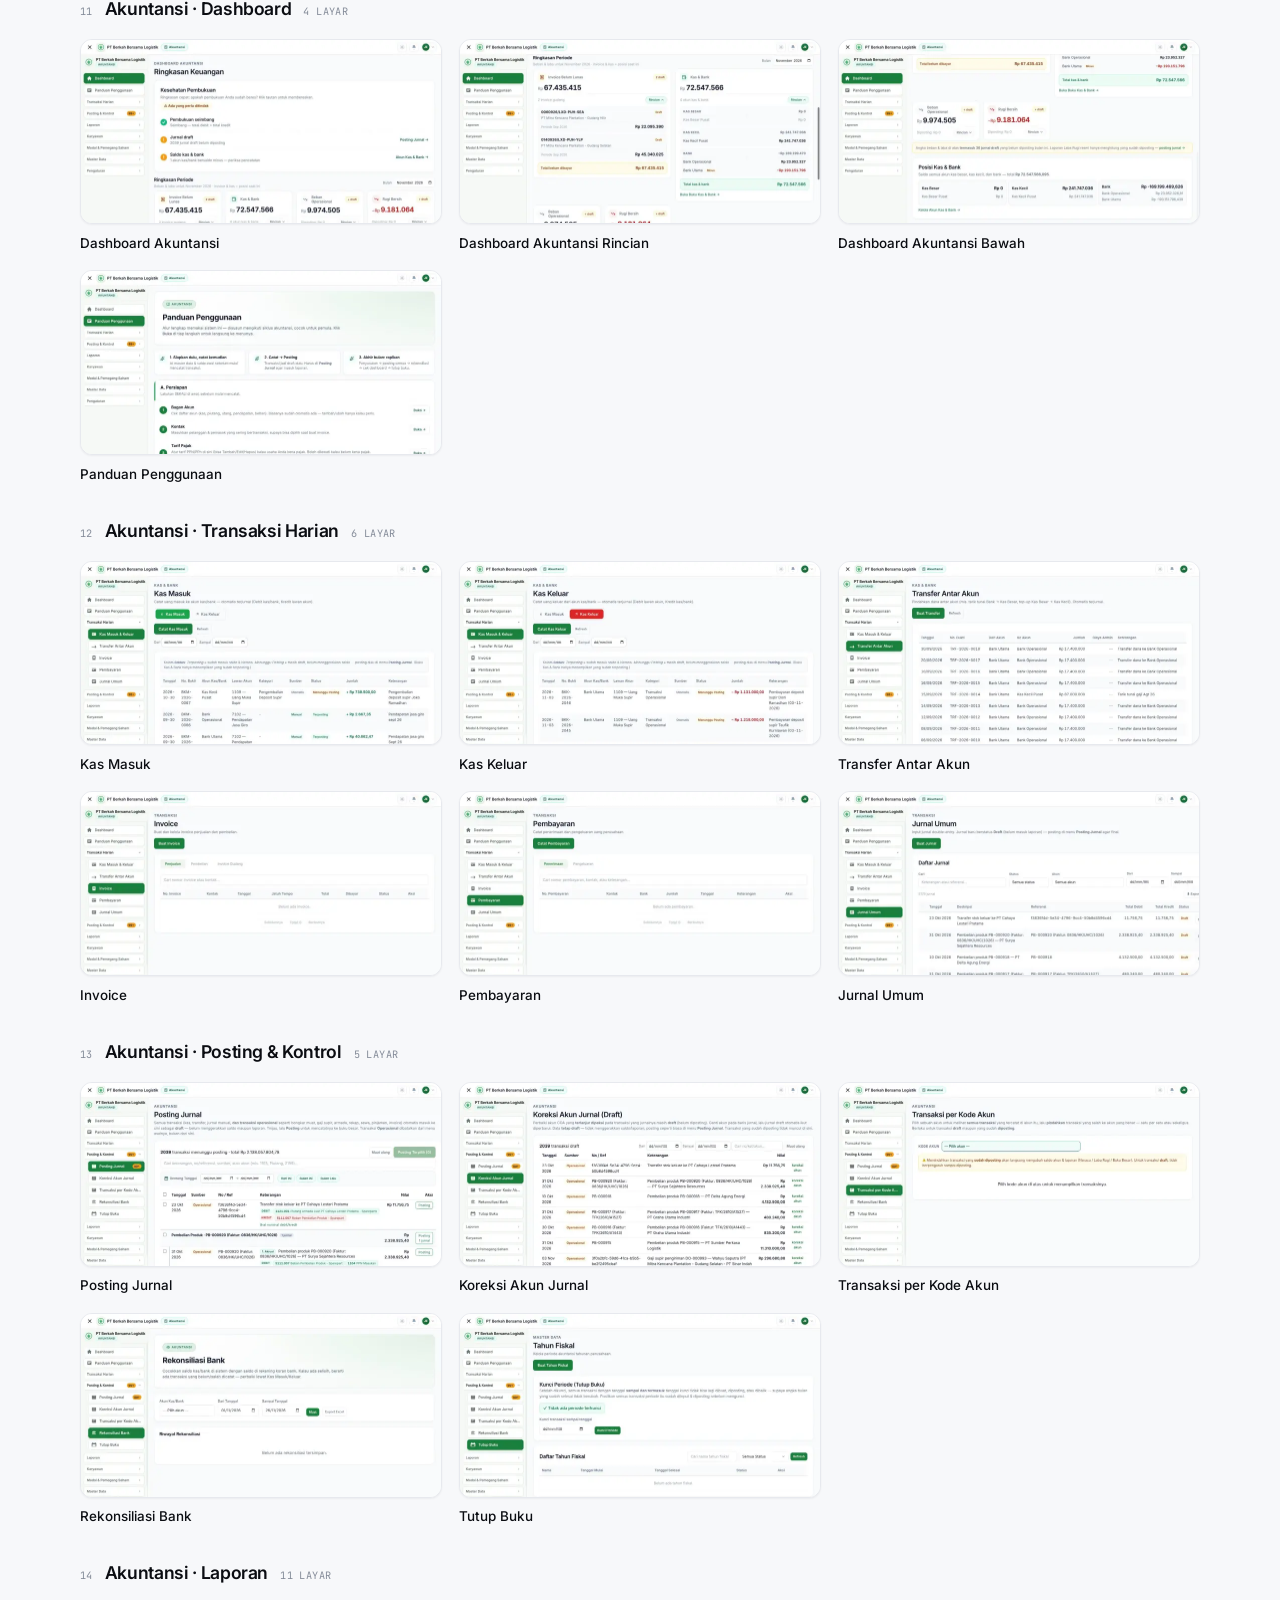
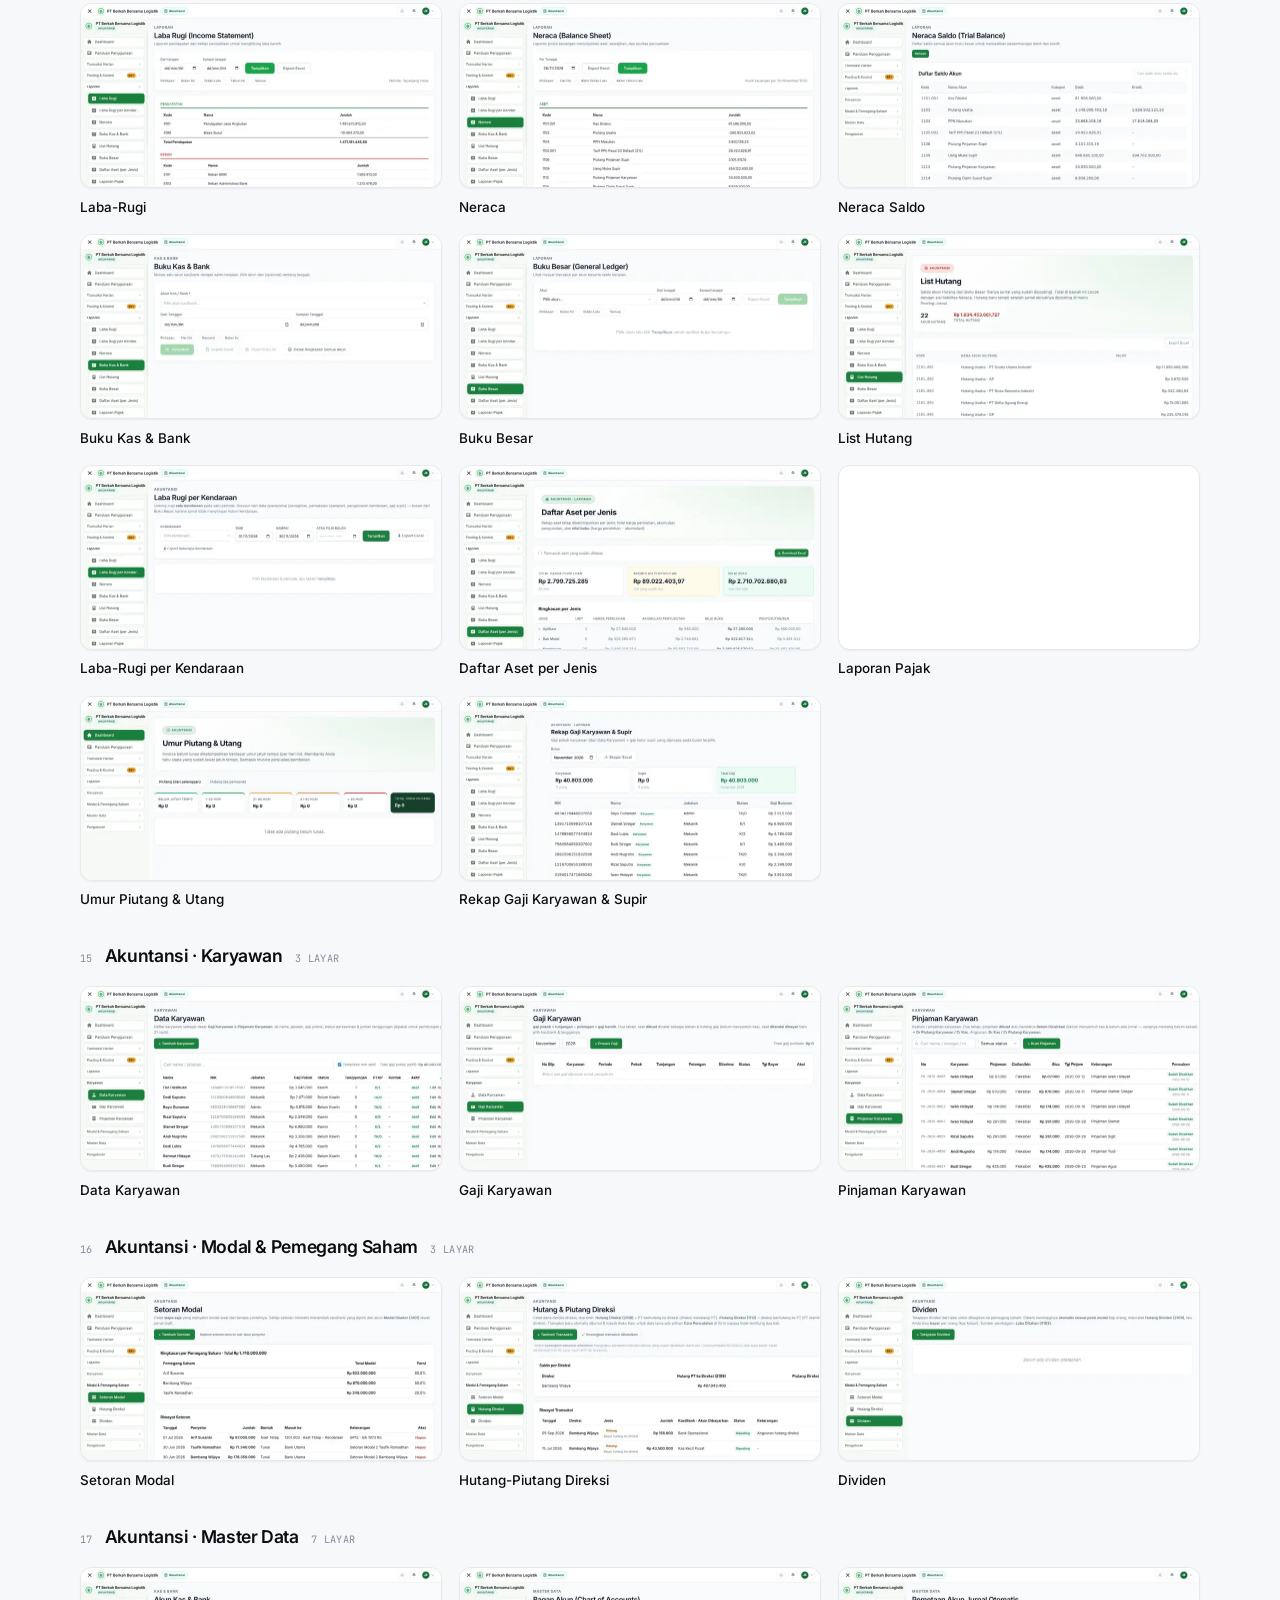
<file: case-studies/sawit-tracking.html>
<!doctype html>
<html lang="id">
<head>
<meta charset="utf-8">
<meta name="viewport" content="width=device-width, initial-scale=1">

<title>Sawit Tracking — Case study · Rizki Fahturrahman</title>
<meta name="description" content="Sistem logistik kelapa sawit yang menyatu dengan pembukuan akuntansi penuh. Satu perusahaan angkutan memakainya untuk melacak pengiriman, menagih gudang, men…">
<meta name="author" content="Rizki Fahturrahman">
<meta name="theme-color" content="#FFFFFF">

<meta property="og:type" content="article">
<meta property="og:title" content="Sawit Tracking — Case study">
<meta property="og:description" content="Sistem logistik kelapa sawit yang menyatu dengan pembukuan akuntansi penuh. Satu perusahaan angkutan memakainya untuk melacak pengiriman, menagih gudang, men…">
<meta property="og:url" content="https://rizkifahtur.github.io/portfolio/case-studies/sawit-tracking.html">
<meta property="og:locale" content="id_ID">
<meta name="twitter:card" content="summary_large_image">

<link rel="canonical" href="https://rizkifahtur.github.io/portfolio/case-studies/sawit-tracking.html">
<link rel="icon" href="data:image/svg+xml,%3Csvg xmlns='http://www.w3.org/2000/svg' viewBox='0 0 32 32'%3E%3Crect width='32' height='32' rx='5' fill='%230B0D12'/%3E%3Ctext x='16' y='21' font-family='Arial,sans-serif' font-weight='700' font-size='12' fill='%23FFFFFF' text-anchor='middle'%3ER%3C/text%3E%3C/svg%3E">

<link rel="preconnect" href="https://fonts.googleapis.com">
<link rel="preconnect" href="https://fonts.gstatic.com" crossorigin>
<link href="https://fonts.googleapis.com/css2?family=Instrument+Serif:ital@0;1&family=Inter:wght@400;500;600;700&family=JetBrains+Mono:wght@400;500&display=swap" rel="stylesheet">
<link rel="stylesheet" href="../assets/css/style.css">

<script>document.documentElement.classList.add('js');</script>
</head>

<body>
<a class="skip" href="#utama">Lewati ke konten</a>

<header class="site-head">
  <div class="wrap site-head__inner">
    <a class="brand" href="../index.html">
      <span class="brand__mark">RF</span>
      <span>Rizki&nbsp;Fahturrahman</span>
      <span class="brand__role">— Case study</span>
    </a>

    <nav class="nav" aria-label="Navigasi utama">
      <a href="../index.html#proyek">Semua proyek</a>
      <a class="nav__cta" href="../index.html#kontak">Kontak</a>
    </nav>
  </div>
</header>

<main id="utama">
<article class="cs">

  <div class="wrap cs__top">
    <a class="cs__back mono" href="../index.html#proyek">Kembali ke daftar proyek</a>
    <p class="mono eyeline">Case study 01</p>
    <h1>Sawit Tracking</h1>
    <p class="cs__lede">Sistem logistik kelapa sawit yang menyatu dengan pembukuan akuntansi penuh. Satu perusahaan angkutan memakainya untuk melacak pengiriman, menagih gudang, menggaji supir, dan menutup buku — dalam satu aplikasi.</p>
    <div class="cs__hero">
      <div class="frame">
        <div class="frame__bar" aria-hidden="true"><i></i><i></i><i></i><span class="frame__url">sawit-tracking · dashboard</span></div>
        <a href="../assets/img/sawit/01-dashboard-operasional/01-dashboard.webp" data-lightbox data-title="Dashboard" data-group="Dashboard Operasional">
          <img src="../assets/img/sawit/01-dashboard-operasional/01-dashboard.webp" alt="Dashboard operasional Sawit Tracking (data fiktif)" width="1400" height="716" fetchpriority="high">
        </a>
      </div>
    </div>
  </div>

  <div class="wrap cs__body">
    <aside class="cs__rail">
      <div class="ledger">
        <div class="ledger__head">
          <span class="mono">Ringkasan</span>
        </div>
      <div class="ledger__row"><span class="mono ledger__key"><strong>Produksi</strong></span><span class="ledger__val">gpgroup.cloud</span></div>
      <div class="ledger__row"><span class="mono ledger__key"><strong>Peran</strong></span><span class="ledger__val">Pengembang utama</span></div>
      <div class="ledger__row"><span class="mono ledger__key"><strong>Porsi commit</strong></span><span class="ledger__val">362 dari 561 (~65%)</span></div>
      <div class="ledger__row"><span class="mono ledger__key"><strong>Periode</strong></span><span class="ledger__val">April 2026 — Agustus 2026</span></div>
      <div class="ledger__row"><span class="mono ledger__key"><strong>Tim</strong></span><span class="ledger__val">2 pengembang</span></div>
      <div class="ledger__row"><span class="mono ledger__key"><strong>Backend</strong></span><span class="ledger__val">Go 1.25 · <code>net/http</code> · MariaDB · Redis</span></div>
      <div class="ledger__row"><span class="mono ledger__key"><strong>Frontend</strong></span><span class="ledger__val">Vue 3 (<code>&lt;script setup&gt;</code>) · TypeScript · Vite · Leaflet</span></div>
      <div class="ledger__row"><span class="mono ledger__key"><strong>Ukuran</strong></span><span class="ledger__val">±200.000 baris · 135 berkas Go · 157 komponen Vue · 339 migrasi</span></div>
      </div>

      <nav class="nav cs__toc" aria-label="Isi halaman">
        <a href="#bagian-1"><span class="cs__toc-no mono tnum">01</span>Masalahnya</a>
        <a href="#bagian-2"><span class="cs__toc-no mono tnum">02</span>Arsitektur</a>
        <a href="#bagian-3"><span class="cs__toc-no mono tnum">03</span>Inti sistem: alur jurnal</a>
        <a href="#bagian-4"><span class="cs__toc-no mono tnum">04</span>Tiga keputusan yang layak diceritakan</a>
        <a href="#bagian-5"><span class="cs__toc-no mono tnum">05</span>Domain yang ditangani</a>
        <a href="#bagian-6"><span class="cs__toc-no mono tnum">06</span>Angka</a>
        <a href="#bagian-7"><span class="cs__toc-no mono tnum">07</span>Yang saya pelajari</a>
        <a href="#tangkapan-layar"><span class="cs__toc-no mono tnum">08</span>Tangkapan layar</a>
      </nav>
    </aside>

    <div class="prose">
<section id="bagian-1" class="cs__section">
<header class="cs__section-head"><span class="mono section__index">01</span><h2>Masalahnya</h2></header>
<p>Perusahaan angkutan sawit punya dua dunia yang tidak pernah bertemu:</p>
<p><strong>Dunia lapangan.</strong> Truk mengangkut tandan dari kebun ke gudang. Ada susut — berat yang hilang di jalan. Ada supir yang harus digaji per rit, dipotong pinjaman, dipotong deposit. Ada kendaraan milik sendiri dan kendaraan sewa dari pemilik lain.</p>
<p><strong>Dunia pembukuan.</strong> Akuntan butuh jurnal, buku besar, neraca, laba-rugi, dan tutup tahun. Selama ini datanya diketik ulang dari catatan lapangan ke Excel, lalu diketik ulang lagi ke software akuntansi.</p>
<p>Setiap pengetikan ulang adalah kesempatan untuk salah. Dan begitu neraca tidak seimbang, tidak ada yang tahu salahnya di pengetikan yang mana.</p>
<p>Sistem ini menghapus pengetikan ulang itu: <strong>setiap transaksi operasional otomatis melahirkan jurnalnya sendiri.</strong></p>
</section>
<section id="bagian-2" class="cs__section">
<header class="cs__section-head"><span class="mono section__index">02</span><h2>Arsitektur</h2></header>
<figure class="dg">
<div class="dg__band">
  <p class="mono dg__label">Frontend — Vue 3 + TypeScript</p>
  <div class="dg__nodes">
    <div class="dg__node"><span class="dg__text">11 modul: tracking, logistics, inventory, accounting, payroll, masterdata, access, developer</span></div>
  </div>
</div>
<div class="dg__link" aria-hidden="true"><span class="mono dg__link-label">JSON</span></div>
<div class="dg__band">
  <p class="mono dg__label">Backend Go — clean architecture</p>
  <div class="dg__stack">
    <div class="dg__node"><span class="dg__text"><b>interfaces/http</b> — 33 handler<br>middleware: auth, company, rate limit, audit, CORS</span></div>
    <div class="dg__link dg__link--sm" aria-hidden="true"></div>
    <div class="dg__node"><span class="dg__text"><b>application</b> — service per domain + invalidasi cache</span></div>
    <div class="dg__link dg__link--sm" aria-hidden="true"></div>
    <div class="dg__row">
      <div class="dg__node"><span class="dg__text"><b>domain</b> — entities + repository interface</span></div>
      <div class="dg__node"><span class="dg__text"><b>infrastructure/database</b> — implementasi SQL</span></div>
    </div>
  </div>
</div>
<div class="dg__link" aria-hidden="true"></div>
<div class="dg__band">
  <p class="mono dg__label">MariaDB — satu database per perusahaan</p>
  <div class="dg__nodes">
    <div class="dg__node dg__node--db"><span class="dg__tag mono">DB</span><span class="dg__text">DB platform<br>companies · users · roles<br>24 migrasi</span></div>
    <div class="dg__node dg__node--db"><span class="dg__tag mono">DB</span><span class="dg__text">DB PT A<br>315 migrasi</span></div>
    <div class="dg__node dg__node--db"><span class="dg__tag mono">DB</span><span class="dg__text">DB PT B<br>315 migrasi</span></div>
    <div class="dg__node dg__node--db"><span class="dg__tag mono">DB</span><span class="dg__text">DB PT C<br>315 migrasi</span></div>
  </div>
</div>
  <figcaption class="dg__cap">Handler tidak pernah menyentuh SQL, dan repository tidak pernah tahu soal HTTP. Cache Redis dipakai lapisan <code>application</code>, di luar jalur baca-tulis utama.</figcaption>
</figure>
<p>Lapisannya dipisah tegas: <code>domain/</code> hanya berisi struct dan interface repository, <code>application/</code> berisi logika bisnis, <code>infrastructure/</code> berisi SQL. Handler tidak pernah menyentuh SQL, dan repository tidak pernah tahu soal HTTP.</p>
<p><strong>Tanpa framework web.</strong> Backend memakai <code>net/http</code> dari pustaka standar — router, rantai middleware, dan penanganan galat ditulis sendiri. Ini bukan keras kepala: sistemnya berumur panjang dan dipegang tim kecil, jadi satu dependensi besar yang suatu hari berubah API-nya adalah biaya yang tidak perlu dibayar. Yang dipakai dari luar hanya yang benar-benar sulit ditulis sendiri: driver MySQL, JWT, <code>decimal</code> untuk uang, <code>excelize</code> untuk export, dan klien Redis.</p>
<p><strong>Multi-tenant database-per-PT.</strong> Tiap perusahaan punya database sendiri (<code>db_pt_&lt;nama&gt;</code>). Datanya tidak pernah bisa bocor antar-PT karena memang tidak pernah berada di tabel yang sama. Konsekuensinya: dua pohon migrasi terpisah — 315 migrasi per-perusahaan dan 24 migrasi platform — yang jalan otomatis saat backend menyambung ke pool dan tercatat di tabel <code>_migrations</code>.</p>
</section>
<section id="bagian-3" class="cs__section">
<header class="cs__section-head"><span class="mono section__index">03</span><h2>Inti sistem: alur jurnal</h2></header>
<p>Ini bagian yang paling menentukan benar-tidaknya seluruh sistem.</p>
<figure class="dg dg--flow">
  <div class="dg__stack">
    <div class="dg__node"><span class="dg__text">Transaksi operasional — pengiriman, pembelian, gaji, pengeluaran</span></div>
    <div class="dg__link dg__link--sm" aria-hidden="true"></div>
    <div class="dg__node"><span class="dg__text">Jurnal <b>DRAFT</b> otomatis</span></div>
    <div class="dg__link dg__link--sm" aria-hidden="true"></div>
    <div class="dg__node"><span class="dg__text">Menu Posting Jurnal — diperiksa manusia</span></div>
    <div class="dg__link dg__link--sm" aria-hidden="true"></div>
    <div class="dg__node dg__node--on"><span class="dg__text"><b>POSTED</b></span></div>
    <div class="dg__link dg__link--sm" aria-hidden="true"></div>
    <div class="dg__node"><span class="dg__text">Neraca · Laba-Rugi · Buku Besar · Buku Kas</span></div>
  </div>
  <ul class="dg__aside">
    <li><span class="mono dg__tag">balik</span> <b>POSTED</b> dapat dikembalikan ke <b>DRAFT</b> lewat tombol <i>Ke Draft</i>.</li>
    <li><span class="mono dg__tag">blokir</span> <b>Kunci periode</b> menghentikan posting untuk tanggal yang sudah ditutup.</li>
  </ul>
</figure>
<p>Tiga aturan yang dijaga ketat:</p>
<ol class="prose__list"><li><strong><code>postJournalTx</code> menolak jurnal yang debit ≠ kredit.</strong> Bukan peringatan — gagal.</li><li><strong>Semua laporan hanya membaca <code>status = 'posted'</code>.</strong> Draft belum berdampak apa pun, jadi transaksi yang salah bisa diperbaiki tanpa mengotori laporan.</li><li><strong>Kunci periode.</strong> <code>assertPeriodOpen</code> memblokir posting dan edit untuk tanggal di bawah <code>accounting_settings.lock_date</code>. Setelah tutup tahun, buku benar-benar tutup.</li></ol>
</section>
<section id="bagian-4" class="cs__section">
<header class="cs__section-head"><span class="mono section__index">04</span><h2>Tiga keputusan yang layak diceritakan</h2></header>
<h3>a. Penjaga bagan akun — setelah kejadian yang mahal</h3>
<p>Tiap PT punya bagan akun (Chart of Accounts) yang berbeda, dan <strong>akuntannya membuat akun sendiri</strong>. Kode akun yang kosong di satu PT bisa saja sudah dipakai di PT lain.</p>
<p>Ada satu migrasi yang memakai pola yang kelihatan aman:</p>
<div class="code"><p class="mono code__lang">sql</p><pre><code>INSERT ... ON DUPLICATE KEY UPDATE name = VALUES(name)</code></pre></div>
<p>Pola itu diam-diam mengganti <strong>nama akun yang sudah ada</strong>. Tabel <code>audit_log</code> ada di skema tapi tidak pernah diisi kode mana pun — jadi nama lamanya hilang permanen. Kejadian nyata: satu migrasi menimpa akun <code>5110.002</code> milik akuntan, dan yang bisa dilakukan hanya membuat migrasi berikutnya untuk memperbaikinya.</p>
<p>Yang saya bangun setelah itu:</p>
<ul class="prose__list"><li><strong>Larangan pola tersebut</strong>, ditulis sebagai aturan wajib di dokumen proyek.</li><li><strong>Resolver berbasis nama, bukan kode</strong>, untuk akun yang kodenya tidak penting (sub-akun per supplier, per pemilik, per kategori): cari lewat nama di bawah induknya, buat dengan nomor urut <code>MAX+1</code> bila belum ada.</li><li><strong><code>MAX+1</code> ikut menghitung baris ter-soft-delete</strong>, karena kode unik lintas baris terhapus. Memakai <code>INSERT</code> biasa — kalau bentrok, gagal dengan galat, tidak pernah menimpa.</li><li><strong><code>backend/scripts/cek-migrasi-coa.sh</code></strong> — skrip yang memeriksa migrasi baru sebelum commit dan menolak pola berbahaya.</li></ul>
<p>Prinsip yang saya ambil: <strong>lebih baik akun sistem gagal dibuat — dan ketahuan saat dipakai — daripada data akuntan tertimpa tanpa ada yang sadar.</strong></p>
<h3>b. Resolver header-safe</h3>
<p>Bagan akun berbentuk pohon. Akun "header" (<code>is_header = 1</code>) hanya wadah untuk rollup laporan; memposting jurnal ke sana merusak penjumlahan dan memunculkan UUID mentah di layar koreksi jurnal.</p>
<p>Karena jurnal otomatis dibuat dari kode akun yang dipatok di dalam kode Go, satu perusahaan yang kebetulan menjadikan kode itu sebagai header akan langsung bermasalah. Solusinya <code>resolveNonHeaderCOATx(code)</code>:</p>
<ul class="prose__list"><li>Kalau akun tujuannya header dan punya anak → pakai anak leaf pertama.</li><li>Kalau header <strong>tanpa anak</strong> → buat otomatis anak <code>&lt;kode&gt;.NNN</code>.</li><li>Kalau bukan header → pakai apa adanya.</li></ul>
<p>Jurnal otomatis jadi tidak pernah bisa mendarat di akun header, apa pun bentuk bagan akun yang dibuat akuntannya.</p>
<h3>c. Aturan paginasi yang lahir dari bug diam</h3>
<p>Ada bug yang tidak pernah memunculkan galat: backend memberi default 20 baris kalau <code>limit</code> tidak dikirim. Beberapa halaman daftar tidak mengirim <code>limit</code>, jadi data lama <strong>hilang dari layar tanpa pesan apa pun</strong>. Pengguna mengira datanya memang tidak ada.</p>
<p>Yang berbahaya bukan bug-nya, tapi bahwa bug itu bisa muncul lagi di setiap menu baru. Jadi ini ditulis sebagai aturan wajib proyek:</p>
<ul class="prose__list"><li>Endpoint list <strong>wajib</strong> menerima <code>limit</code> + <code>offset</code> dan mengembalikan <code>{items, total}</code>.</li><li>Frontend <strong>wajib</strong> mengirim <code>limit</code> eksplisit dan menyimpan <code>total</code>.</li><li>Daftar transaksi <strong>wajib</strong> paginasi 50/halaman lewat composable <code>usePagination</code>.</li><li>Ringkasan dan statistik diambil dari agregat backend — <strong>bukan</strong> menjumlahkan baris halaman yang sedang aktif.</li><li>Export Excel memakai seluruh data terfilter, bukan halaman aktif.</li></ul>
</section>
<section id="bagian-5" class="cs__section">
<header class="cs__section-head"><span class="mono section__index">05</span><h2>Domain yang ditangani</h2></header>
<div class="table-scroll"><table class="ledger-table"><thead><tr><th scope="col">Modul</th><th scope="col">Isi</th></tr></thead><tbody><tr><td><code>tracking</code></td><td>Pengiriman, bongkar-muat, GPS armada</td></tr><tr><td><code>logistics</code></td><td>Invoice gudang, penagihan, susut, PPh per tarif</td></tr><tr><td><code>inventory</code></td><td>Pembelian produk, stok, akrual hutang supplier</td></tr><tr><td><code>accounting</code></td><td>COA, jurnal, buku besar, buku kas &amp; bank, neraca, laba-rugi, tutup tahun</td></tr><tr><td><code>payroll</code></td><td>Gaji supir &amp; trucking, potongan, pinjaman, deposit, slip</td></tr><tr><td><code>masterdata</code></td><td>Supplier, kendaraan, pemilik, tarif pajak, rekening</td></tr><tr><td><code>access</code></td><td>Peran, izin, penugasan pengguna ke perusahaan</td></tr><tr><td><code>developer</code></td><td>Area platform lintas-PT — pembuatan perusahaan, akun developer</td></tr></tbody></table></div>
<p>Contoh alur yang paling rumit — <strong>gaji supir</strong> — mengikuti model yang diminta akuntan: beban diakui <strong>saat bongkar</strong>, bukan saat gajian. Saat bongkar dibuat <code>Dr Beban Gaji Supir / Cr Hutang Gaji Supir</code> bertanggal tanggal bongkar. Saat gajian dibuat satu jurnal yang persis mencerminkan catatan akuntan: hutang gaji didebit, potongan dan PPh dikredit, sisanya kas.</p>
<p>Data lama yang belum punya akrual bongkar tetap jalan dengan perilaku lama lewat rumus adaptif — tidak ada beban yang hilang, tidak ada yang dobel.</p>
</section>
<section id="bagian-6" class="cs__section">
<header class="cs__section-head"><span class="mono section__index">06</span><h2>Angka</h2></header>
<div class="stats cs__stats"><div class="stat"><span class="mono stat__k">Commit total</span><span class="stat__v">561 (362 milik saya)</span></div><div class="stat"><span class="mono stat__k">Baris kode sumber</span><span class="stat__v">±200.000</span></div><div class="stat"><span class="mono stat__k">Berkas Go</span><span class="stat__v">135</span></div><div class="stat"><span class="mono stat__k">Komponen Vue</span><span class="stat__v">157</span></div><div class="stat"><span class="mono stat__k">Handler HTTP</span><span class="stat__v">33</span></div><div class="stat"><span class="mono stat__k">Migrasi</span><span class="stat__v">315 perusahaan + 24 platform</span></div><div class="stat"><span class="mono stat__k">Modul domain</span><span class="stat__v">11</span></div><div class="stat"><span class="mono stat__k">Dependensi Go langsung</span><span class="stat__v">9</span></div></div>
</section>
<section id="bagian-7" class="cs__section">
<header class="cs__section-head"><span class="mono section__index">07</span><h2>Yang saya pelajari</h2></header>
<p><strong>Dokumentasi yang paling berguna adalah dokumentasi tentang cara gagal.</strong> Dokumen proyek ini berisi lebih banyak "jangan lakukan ini, dan ini alasan nyatanya" daripada "begini cara memakainya". Setiap larangan punya nomor migrasi sebagai bukti.</p>
<p><strong>Bug yang tidak memunculkan galat adalah bug termahal.</strong> Data yang hilang diam-diam dari layar tidak akan pernah dilaporkan sebagai bug — pengguna hanya kehilangan kepercayaan pada sistemnya, perlahan.</p>
<p><strong>Pengguna bukan akuntan.</strong> Fitur akuntansi harus dijelaskan tanpa mengasumsikan orang paham debit dan kredit. Ini mengubah cara menamai menu, menulis pesan galat, dan menyusun form — dan ternyata lebih sulit daripada menulis mesin jurnalnya.</p>
</section>
    </div>
  </div>


  <section id="tangkapan-layar" class="cs__shots">
    <div class="wrap">
    <header class="cs__section-head">
      <span class="mono section__index">08</span>
      <h2>104 layar, 19 modul</h2>
    </header>
    <p class="cs__shots-note">
      Seluruh layar diambil dari aplikasi yang berjalan, dari halaman login sampai area developer.
      <strong>Semua nama perusahaan, supplier, gudang, orang, plat nomor, NIK, rekening, telepon,
      alamat, dan nominal di sini adalah data fiktif</strong> — disamarkan sebelum diambil, karena
      sistem aslinya dipakai perusahaan dan datanya milik klien. Saring menurut modul, lalu klik
      gambar untuk melihat ukuran penuh (panah kiri/kanan untuk berpindah).
    </p>
    <div class="shots-filter" role="toolbar" aria-label="Saring menurut modul">
      <button type="button" data-group="semua" aria-pressed="true">Semua <span class="n">104</span></button>
      <button type="button" data-group="layar-00-autentikasi" aria-pressed="false">Autentikasi <span class="n">3</span></button>
      <button type="button" data-group="layar-01-dashboard-operasional" aria-pressed="false">Dashboard Operasional <span class="n">4</span></button>
      <button type="button" data-group="layar-02-kontrak-pengiriman" aria-pressed="false">Kontrak &amp; Pengiriman <span class="n">5</span></button>
      <button type="button" data-group="layar-03-manajemen-supir" aria-pressed="false">Manajemen Supir <span class="n">5</span></button>
      <button type="button" data-group="layar-04-manajemen-kendaraan" aria-pressed="false">Manajemen Kendaraan <span class="n">6</span></button>
      <button type="button" data-group="layar-05-manajemen-gudang" aria-pressed="false">Manajemen Gudang <span class="n">5</span></button>
      <button type="button" data-group="layar-06-gps" aria-pressed="false">GPS Armada <span class="n">2</span></button>
      <button type="button" data-group="layar-07-pajak" aria-pressed="false">Pajak <span class="n">1</span></button>
      <button type="button" data-group="layar-08-laporan" aria-pressed="false">Laporan Operasional <span class="n">11</span></button>
      <button type="button" data-group="layar-09-pengeluaran" aria-pressed="false">Pengeluaran <span class="n">1</span></button>
      <button type="button" data-group="layar-10-manajemen-aset-inventori" aria-pressed="false">Aset &amp; Inventori <span class="n">9</span></button>
      <button type="button" data-group="layar-11-akuntansi-dashboard" aria-pressed="false">Akt · Dashboard <span class="n">4</span></button>
      <button type="button" data-group="layar-12-akuntansi-transaksi-harian" aria-pressed="false">Akt · Transaksi Harian <span class="n">6</span></button>
      <button type="button" data-group="layar-13-akuntansi-posting-kontrol" aria-pressed="false">Akt · Posting &amp; Kontrol <span class="n">5</span></button>
      <button type="button" data-group="layar-14-akuntansi-laporan" aria-pressed="false">Akt · Laporan <span class="n">11</span></button>
      <button type="button" data-group="layar-15-akuntansi-karyawan" aria-pressed="false">Akt · Karyawan <span class="n">3</span></button>
      <button type="button" data-group="layar-16-akuntansi-modal-pemegang-saham" aria-pressed="false">Akt · Modal &amp; Pemegang Saham <span class="n">3</span></button>
      <button type="button" data-group="layar-17-akuntansi-master-data" aria-pressed="false">Akt · Master Data <span class="n">7</span></button>
      <button type="button" data-group="layar-18-developer" aria-pressed="false">Area Developer <span class="n">13</span></button>
    </div>
    <section class="shot-group" id="layar-00-autentikasi" aria-label="Autentikasi">
      <div class="shot-group__head"><span class="mono">00</span><h3>Autentikasi</h3><span class="mono">3 layar</span></div>
      <div class="shots">
        <figure class="shot">
          <a href="../assets/img/sawit/00-autentikasi/01-login-pengguna.webp" data-lightbox data-title="Login Pengguna" data-group="Autentikasi">
            <img src="../assets/img/sawit/00-autentikasi/01-login-pengguna-kecil.webp" alt="Login Pengguna — Autentikasi" loading="lazy" decoding="async" width="720" height="369">
          </a>
          <figcaption>Login Pengguna</figcaption>
        </figure>
        <figure class="shot">
          <a href="../assets/img/sawit/00-autentikasi/02-login-developer.webp" data-lightbox data-title="Login Developer" data-group="Autentikasi">
            <img src="../assets/img/sawit/00-autentikasi/02-login-developer-kecil.webp" alt="Login Developer — Autentikasi" loading="lazy" decoding="async" width="720" height="369">
          </a>
          <figcaption>Login Developer</figcaption>
        </figure>
        <figure class="shot">
          <a href="../assets/img/sawit/00-autentikasi/03-pilih-company.webp" data-lightbox data-title="Pilih Company" data-group="Autentikasi">
            <img src="../assets/img/sawit/00-autentikasi/03-pilih-company-kecil.webp" alt="Pilih Company — Autentikasi" loading="lazy" decoding="async" width="720" height="369">
          </a>
          <figcaption>Pilih Company</figcaption>
        </figure>
      </div>
    </section>
    <section class="shot-group" id="layar-01-dashboard-operasional" aria-label="Dashboard Operasional">
      <div class="shot-group__head"><span class="mono">01</span><h3>Dashboard Operasional</h3><span class="mono">4 layar</span></div>
      <div class="shots">
        <figure class="shot">
          <a href="../assets/img/sawit/01-dashboard-operasional/01-dashboard.webp" data-lightbox data-title="Dashboard" data-group="Dashboard Operasional">
            <img src="../assets/img/sawit/01-dashboard-operasional/01-dashboard-kecil.webp" alt="Dashboard — Dashboard Operasional" loading="lazy" decoding="async" width="720" height="369">
          </a>
          <figcaption>Dashboard</figcaption>
        </figure>
        <figure class="shot">
          <a href="../assets/img/sawit/01-dashboard-operasional/02-dashboard-bawah.webp" data-lightbox data-title="Dashboard Bawah" data-group="Dashboard Operasional">
            <img src="../assets/img/sawit/01-dashboard-operasional/02-dashboard-bawah-kecil.webp" alt="Dashboard Bawah — Dashboard Operasional" loading="lazy" decoding="async" width="720" height="369">
          </a>
          <figcaption>Dashboard Bawah</figcaption>
        </figure>
        <figure class="shot">
          <a href="../assets/img/sawit/01-dashboard-operasional/03-ikhtisar-logistik.webp" data-lightbox data-title="Ikhtisar Logistik" data-group="Dashboard Operasional">
            <img src="../assets/img/sawit/01-dashboard-operasional/03-ikhtisar-logistik-kecil.webp" alt="Ikhtisar Logistik — Dashboard Operasional" loading="lazy" decoding="async" width="720" height="369">
          </a>
          <figcaption>Ikhtisar Logistik</figcaption>
        </figure>
        <figure class="shot">
          <a href="../assets/img/sawit/01-dashboard-operasional/04-cabang.webp" data-lightbox data-title="Cabang" data-group="Dashboard Operasional">
            <img src="../assets/img/sawit/01-dashboard-operasional/04-cabang-kecil.webp" alt="Cabang — Dashboard Operasional" loading="lazy" decoding="async" width="720" height="369">
          </a>
          <figcaption>Cabang</figcaption>
        </figure>
      </div>
    </section>
    <section class="shot-group" id="layar-02-kontrak-pengiriman" aria-label="Kontrak &amp; Pengiriman">
      <div class="shot-group__head"><span class="mono">02</span><h3>Kontrak &amp; Pengiriman</h3><span class="mono">5 layar</span></div>
      <div class="shots">
        <figure class="shot">
          <a href="../assets/img/sawit/02-kontrak-pengiriman/01-manajemen-kontrak.webp" data-lightbox data-title="Manajemen Kontrak" data-group="Kontrak &amp; Pengiriman">
            <img src="../assets/img/sawit/02-kontrak-pengiriman/01-manajemen-kontrak-kecil.webp" alt="Manajemen Kontrak — Kontrak &amp; Pengiriman" loading="lazy" decoding="async" width="720" height="369">
          </a>
          <figcaption>Manajemen Kontrak</figcaption>
        </figure>
        <figure class="shot">
          <a href="../assets/img/sawit/02-kontrak-pengiriman/02-approval-kontrak.webp" data-lightbox data-title="Approval Kontrak" data-group="Kontrak &amp; Pengiriman">
            <img src="../assets/img/sawit/02-kontrak-pengiriman/02-approval-kontrak-kecil.webp" alt="Approval Kontrak — Kontrak &amp; Pengiriman" loading="lazy" decoding="async" width="720" height="369">
          </a>
          <figcaption>Approval Kontrak</figcaption>
        </figure>
        <figure class="shot">
          <a href="../assets/img/sawit/02-kontrak-pengiriman/03-manajemen-pengiriman.webp" data-lightbox data-title="Manajemen Pengiriman" data-group="Kontrak &amp; Pengiriman">
            <img src="../assets/img/sawit/02-kontrak-pengiriman/03-manajemen-pengiriman-kecil.webp" alt="Manajemen Pengiriman — Kontrak &amp; Pengiriman" loading="lazy" decoding="async" width="720" height="369">
          </a>
          <figcaption>Manajemen Pengiriman</figcaption>
        </figure>
        <figure class="shot">
          <a href="../assets/img/sawit/02-kontrak-pengiriman/04-list-pengiriman.webp" data-lightbox data-title="List Pengiriman" data-group="Kontrak &amp; Pengiriman">
            <img src="../assets/img/sawit/02-kontrak-pengiriman/04-list-pengiriman-kecil.webp" alt="List Pengiriman — Kontrak &amp; Pengiriman" loading="lazy" decoding="async" width="720" height="369">
          </a>
          <figcaption>List Pengiriman</figcaption>
        </figure>
        <figure class="shot">
          <a href="../assets/img/sawit/02-kontrak-pengiriman/05-konfigurasi-harga-kontrak.webp" data-lightbox data-title="Konfigurasi Harga Kontrak" data-group="Kontrak &amp; Pengiriman">
            <img src="../assets/img/sawit/02-kontrak-pengiriman/05-konfigurasi-harga-kontrak-kecil.webp" alt="Konfigurasi Harga Kontrak — Kontrak &amp; Pengiriman" loading="lazy" decoding="async" width="720" height="369">
          </a>
          <figcaption>Konfigurasi Harga Kontrak</figcaption>
        </figure>
      </div>
    </section>
    <section class="shot-group" id="layar-03-manajemen-supir" aria-label="Manajemen Supir">
      <div class="shot-group__head"><span class="mono">03</span><h3>Manajemen Supir</h3><span class="mono">5 layar</span></div>
      <div class="shots">
        <figure class="shot">
          <a href="../assets/img/sawit/03-manajemen-supir/01-data-supir.webp" data-lightbox data-title="Data Supir" data-group="Manajemen Supir">
            <img src="../assets/img/sawit/03-manajemen-supir/01-data-supir-kecil.webp" alt="Data Supir — Manajemen Supir" loading="lazy" decoding="async" width="720" height="369">
          </a>
          <figcaption>Data Supir</figcaption>
        </figure>
        <figure class="shot">
          <a href="../assets/img/sawit/03-manajemen-supir/02-gaji-supir.webp" data-lightbox data-title="Gaji Supir" data-group="Manajemen Supir">
            <img src="../assets/img/sawit/03-manajemen-supir/02-gaji-supir-kecil.webp" alt="Gaji Supir — Manajemen Supir" loading="lazy" decoding="async" width="720" height="369">
          </a>
          <figcaption>Gaji Supir</figcaption>
        </figure>
        <figure class="shot">
          <a href="../assets/img/sawit/03-manajemen-supir/03-buat-gaji-supir.webp" data-lightbox data-title="Buat Gaji Supir" data-group="Manajemen Supir">
            <img src="../assets/img/sawit/03-manajemen-supir/03-buat-gaji-supir-kecil.webp" alt="Buat Gaji Supir — Manajemen Supir" loading="lazy" decoding="async" width="720" height="369">
          </a>
          <figcaption>Buat Gaji Supir</figcaption>
        </figure>
        <figure class="shot">
          <a href="../assets/img/sawit/03-manajemen-supir/04-pinjaman-supir.webp" data-lightbox data-title="Pinjaman Supir" data-group="Manajemen Supir">
            <img src="../assets/img/sawit/03-manajemen-supir/04-pinjaman-supir-kecil.webp" alt="Pinjaman Supir — Manajemen Supir" loading="lazy" decoding="async" width="720" height="369">
          </a>
          <figcaption>Pinjaman Supir</figcaption>
        </figure>
        <figure class="shot">
          <a href="../assets/img/sawit/03-manajemen-supir/05-deposit-supir.webp" data-lightbox data-title="Deposit Supir" data-group="Manajemen Supir">
            <img src="../assets/img/sawit/03-manajemen-supir/05-deposit-supir-kecil.webp" alt="Deposit Supir — Manajemen Supir" loading="lazy" decoding="async" width="720" height="369">
          </a>
          <figcaption>Deposit Supir</figcaption>
        </figure>
      </div>
    </section>
    <section class="shot-group" id="layar-04-manajemen-kendaraan" aria-label="Manajemen Kendaraan">
      <div class="shot-group__head"><span class="mono">04</span><h3>Manajemen Kendaraan</h3><span class="mono">6 layar</span></div>
      <div class="shots">
        <figure class="shot">
          <a href="../assets/img/sawit/04-manajemen-kendaraan/01-data-kendaraan.webp" data-lightbox data-title="Data Kendaraan" data-group="Manajemen Kendaraan">
            <img src="../assets/img/sawit/04-manajemen-kendaraan/01-data-kendaraan-kecil.webp" alt="Data Kendaraan — Manajemen Kendaraan" loading="lazy" decoding="async" width="720" height="369">
          </a>
          <figcaption>Data Kendaraan</figcaption>
        </figure>
        <figure class="shot">
          <a href="../assets/img/sawit/04-manajemen-kendaraan/02-pemilik-kendaraan.webp" data-lightbox data-title="Pemilik Kendaraan" data-group="Manajemen Kendaraan">
            <img src="../assets/img/sawit/04-manajemen-kendaraan/02-pemilik-kendaraan-kecil.webp" alt="Pemilik Kendaraan — Manajemen Kendaraan" loading="lazy" decoding="async" width="720" height="369">
          </a>
          <figcaption>Pemilik Kendaraan</figcaption>
        </figure>
        <figure class="shot">
          <a href="../assets/img/sawit/04-manajemen-kendaraan/03-pengeluaran-kendaraan.webp" data-lightbox data-title="Pengeluaran Kendaraan" data-group="Manajemen Kendaraan">
            <img src="../assets/img/sawit/04-manajemen-kendaraan/03-pengeluaran-kendaraan-kecil.webp" alt="Pengeluaran Kendaraan — Manajemen Kendaraan" loading="lazy" decoding="async" width="720" height="369">
          </a>
          <figcaption>Pengeluaran Kendaraan</figcaption>
        </figure>
        <figure class="shot">
          <a href="../assets/img/sawit/04-manajemen-kendaraan/04-sewa-kendaraan.webp" data-lightbox data-title="Sewa Kendaraan" data-group="Manajemen Kendaraan">
            <img src="../assets/img/sawit/04-manajemen-kendaraan/04-sewa-kendaraan-kecil.webp" alt="Sewa Kendaraan — Manajemen Kendaraan" loading="lazy" decoding="async" width="720" height="369">
          </a>
          <figcaption>Sewa Kendaraan</figcaption>
        </figure>
        <figure class="shot">
          <a href="../assets/img/sawit/04-manajemen-kendaraan/05-npwp.webp" data-lightbox data-title="NPWP" data-group="Manajemen Kendaraan">
            <img src="../assets/img/sawit/04-manajemen-kendaraan/05-npwp-kecil.webp" alt="NPWP — Manajemen Kendaraan" loading="lazy" decoding="async" width="720" height="369">
          </a>
          <figcaption>NPWP</figcaption>
        </figure>
        <figure class="shot">
          <a href="../assets/img/sawit/04-manajemen-kendaraan/06-rekap-pembayaran-pemilik.webp" data-lightbox data-title="Rekap Pembayaran Pemilik" data-group="Manajemen Kendaraan">
            <img src="../assets/img/sawit/04-manajemen-kendaraan/06-rekap-pembayaran-pemilik-kecil.webp" alt="Rekap Pembayaran Pemilik — Manajemen Kendaraan" loading="lazy" decoding="async" width="720" height="369">
          </a>
          <figcaption>Rekap Pembayaran Pemilik</figcaption>
        </figure>
      </div>
    </section>
    <section class="shot-group" id="layar-05-manajemen-gudang" aria-label="Manajemen Gudang">
      <div class="shot-group__head"><span class="mono">05</span><h3>Manajemen Gudang</h3><span class="mono">5 layar</span></div>
      <div class="shots">
        <figure class="shot">
          <a href="../assets/img/sawit/05-manajemen-gudang/01-penagihan.webp" data-lightbox data-title="Penagihan" data-group="Manajemen Gudang">
            <img src="../assets/img/sawit/05-manajemen-gudang/01-penagihan-kecil.webp" alt="Penagihan — Manajemen Gudang" loading="lazy" decoding="async" width="720" height="369">
          </a>
          <figcaption>Penagihan</figcaption>
        </figure>
        <figure class="shot">
          <a href="../assets/img/sawit/05-manajemen-gudang/02-invoice.webp" data-lightbox data-title="Invoice" data-group="Manajemen Gudang">
            <img src="../assets/img/sawit/05-manajemen-gudang/02-invoice-kecil.webp" alt="Invoice — Manajemen Gudang" loading="lazy" decoding="async" width="720" height="369">
          </a>
          <figcaption>Invoice</figcaption>
        </figure>
        <figure class="shot">
          <a href="../assets/img/sawit/05-manajemen-gudang/03-detail-invoice.webp" data-lightbox data-title="Detail Invoice" data-group="Manajemen Gudang">
            <img src="../assets/img/sawit/05-manajemen-gudang/03-detail-invoice-kecil.webp" alt="Detail Invoice — Manajemen Gudang" loading="lazy" decoding="async" width="720" height="369">
          </a>
          <figcaption>Detail Invoice</figcaption>
        </figure>
        <figure class="shot">
          <a href="../assets/img/sawit/05-manajemen-gudang/04-buat-invoice.webp" data-lightbox data-title="Buat Invoice" data-group="Manajemen Gudang">
            <img src="../assets/img/sawit/05-manajemen-gudang/04-buat-invoice-kecil.webp" alt="Buat Invoice — Manajemen Gudang" loading="lazy" decoding="async" width="720" height="369">
          </a>
          <figcaption>Buat Invoice</figcaption>
        </figure>
        <figure class="shot">
          <a href="../assets/img/sawit/05-manajemen-gudang/05-konsolidasi-invoice.webp" data-lightbox data-title="Konsolidasi Invoice" data-group="Manajemen Gudang">
            <img src="../assets/img/sawit/05-manajemen-gudang/05-konsolidasi-invoice-kecil.webp" alt="Konsolidasi Invoice — Manajemen Gudang" loading="lazy" decoding="async" width="720" height="369">
          </a>
          <figcaption>Konsolidasi Invoice</figcaption>
        </figure>
      </div>
    </section>
    <section class="shot-group" id="layar-06-gps" aria-label="GPS Armada">
      <div class="shot-group__head"><span class="mono">06</span><h3>GPS Armada</h3><span class="mono">2 layar</span></div>
      <div class="shots">
        <figure class="shot">
          <a href="../assets/img/sawit/06-gps/01-peta-kendaraan.webp" data-lightbox data-title="Peta Kendaraan" data-group="GPS Armada">
            <img src="../assets/img/sawit/06-gps/01-peta-kendaraan-kecil.webp" alt="Peta Kendaraan — GPS Armada" loading="lazy" decoding="async" width="720" height="369">
          </a>
          <figcaption>Peta Kendaraan</figcaption>
        </figure>
        <figure class="shot">
          <a href="../assets/img/sawit/06-gps/02-pengaturan-gps.webp" data-lightbox data-title="Pengaturan GPS" data-group="GPS Armada">
            <img src="../assets/img/sawit/06-gps/02-pengaturan-gps-kecil.webp" alt="Pengaturan GPS — GPS Armada" loading="lazy" decoding="async" width="720" height="369">
          </a>
          <figcaption>Pengaturan GPS</figcaption>
        </figure>
      </div>
    </section>
    <section class="shot-group" id="layar-07-pajak" aria-label="Pajak">
      <div class="shot-group__head"><span class="mono">07</span><h3>Pajak</h3><span class="mono">1 layar</span></div>
      <div class="shots">
        <figure class="shot">
          <a href="../assets/img/sawit/07-pajak/01-tarif-pajak.webp" data-lightbox data-title="Tarif Pajak" data-group="Pajak">
            <img src="../assets/img/sawit/07-pajak/01-tarif-pajak-kecil.webp" alt="Tarif Pajak — Pajak" loading="lazy" decoding="async" width="720" height="369">
          </a>
          <figcaption>Tarif Pajak</figcaption>
        </figure>
      </div>
    </section>
    <section class="shot-group" id="layar-08-laporan" aria-label="Laporan Operasional">
      <div class="shot-group__head"><span class="mono">08</span><h3>Laporan Operasional</h3><span class="mono">11 layar</span></div>
      <div class="shots">
        <figure class="shot">
          <a href="../assets/img/sawit/08-laporan/01-laba-rugi.webp" data-lightbox data-title="Laba-Rugi" data-group="Laporan Operasional">
            <img src="../assets/img/sawit/08-laporan/01-laba-rugi-kecil.webp" alt="Laba-Rugi — Laporan Operasional" loading="lazy" decoding="async" width="720" height="369">
          </a>
          <figcaption>Laba-Rugi</figcaption>
        </figure>
        <figure class="shot">
          <a href="../assets/img/sawit/08-laporan/02-laporan-uang-jalan-pribadi.webp" data-lightbox data-title="Laporan Uang Jalan Pribadi" data-group="Laporan Operasional">
            <img src="../assets/img/sawit/08-laporan/02-laporan-uang-jalan-pribadi-kecil.webp" alt="Laporan Uang Jalan Pribadi — Laporan Operasional" loading="lazy" decoding="async" width="720" height="369">
          </a>
          <figcaption>Laporan Uang Jalan Pribadi</figcaption>
        </figure>
        <figure class="shot">
          <a href="../assets/img/sawit/08-laporan/03-laporan-pengiriman.webp" data-lightbox data-title="Laporan Pengiriman" data-group="Laporan Operasional">
            <img src="../assets/img/sawit/08-laporan/03-laporan-pengiriman-kecil.webp" alt="Laporan Pengiriman — Laporan Operasional" loading="lazy" decoding="async" width="720" height="369">
          </a>
          <figcaption>Laporan Pengiriman</figcaption>
        </figure>
        <figure class="shot">
          <a href="../assets/img/sawit/08-laporan/04-laporan-claim-bulanan.webp" data-lightbox data-title="Laporan Claim Bulanan" data-group="Laporan Operasional">
            <img src="../assets/img/sawit/08-laporan/04-laporan-claim-bulanan-kecil.webp" alt="Laporan Claim Bulanan — Laporan Operasional" loading="lazy" decoding="async" width="720" height="369">
          </a>
          <figcaption>Laporan Claim Bulanan</figcaption>
        </figure>
        <figure class="shot">
          <a href="../assets/img/sawit/08-laporan/05-laporan-pembelian-material.webp" data-lightbox data-title="Laporan Pembelian Material" data-group="Laporan Operasional">
            <img src="../assets/img/sawit/08-laporan/05-laporan-pembelian-material-kecil.webp" alt="Laporan Pembelian Material — Laporan Operasional" loading="lazy" decoding="async" width="720" height="369">
          </a>
          <figcaption>Laporan Pembelian Material</figcaption>
        </figure>
        <figure class="shot">
          <a href="../assets/img/sawit/08-laporan/06-laporan-pengiriman-material.webp" data-lightbox data-title="Laporan Pengiriman Material" data-group="Laporan Operasional">
            <img src="../assets/img/sawit/08-laporan/06-laporan-pengiriman-material-kecil.webp" alt="Laporan Pengiriman Material — Laporan Operasional" loading="lazy" decoding="async" width="720" height="369">
          </a>
          <figcaption>Laporan Pengiriman Material</figcaption>
        </figure>
        <figure class="shot">
          <a href="../assets/img/sawit/08-laporan/07-laporan-hasil-mobil-pribadi.webp" data-lightbox data-title="Laporan Hasil Mobil Pribadi" data-group="Laporan Operasional">
            <img src="../assets/img/sawit/08-laporan/07-laporan-hasil-mobil-pribadi-kecil.webp" alt="Laporan Hasil Mobil Pribadi — Laporan Operasional" loading="lazy" decoding="async" width="720" height="369">
          </a>
          <figcaption>Laporan Hasil Mobil Pribadi</figcaption>
        </figure>
        <figure class="shot">
          <a href="../assets/img/sawit/08-laporan/08-laporan-hasil-luar-khusus.webp" data-lightbox data-title="Laporan Hasil Luar Khusus" data-group="Laporan Operasional">
            <img src="../assets/img/sawit/08-laporan/08-laporan-hasil-luar-khusus-kecil.webp" alt="Laporan Hasil Luar Khusus — Laporan Operasional" loading="lazy" decoding="async" width="720" height="369">
          </a>
          <figcaption>Laporan Hasil Luar Khusus</figcaption>
        </figure>
        <figure class="shot">
          <a href="../assets/img/sawit/08-laporan/09-laporan-uang-jalan-luar-khusus.webp" data-lightbox data-title="Laporan Uang Jalan Luar Khusus" data-group="Laporan Operasional">
            <img src="../assets/img/sawit/08-laporan/09-laporan-uang-jalan-luar-khusus-kecil.webp" alt="Laporan Uang Jalan Luar Khusus — Laporan Operasional" loading="lazy" decoding="async" width="720" height="369">
          </a>
          <figcaption>Laporan Uang Jalan Luar Khusus</figcaption>
        </figure>
        <figure class="shot">
          <a href="../assets/img/sawit/08-laporan/10-laporan-pengiriman-luar-khusus.webp" data-lightbox data-title="Laporan Pengiriman Luar Khusus" data-group="Laporan Operasional">
            <img src="../assets/img/sawit/08-laporan/10-laporan-pengiriman-luar-khusus-kecil.webp" alt="Laporan Pengiriman Luar Khusus — Laporan Operasional" loading="lazy" decoding="async" width="720" height="369">
          </a>
          <figcaption>Laporan Pengiriman Luar Khusus</figcaption>
        </figure>
        <figure class="shot">
          <a href="../assets/img/sawit/08-laporan/11-laba-rugi-kendaraan-luar-khusus.webp" data-lightbox data-title="Laba-Rugi Kendaraan Luar Khusus" data-group="Laporan Operasional">
            <img src="../assets/img/sawit/08-laporan/11-laba-rugi-kendaraan-luar-khusus-kecil.webp" alt="Laba-Rugi Kendaraan Luar Khusus — Laporan Operasional" loading="lazy" decoding="async" width="720" height="369">
          </a>
          <figcaption>Laba-Rugi Kendaraan Luar Khusus</figcaption>
        </figure>
      </div>
    </section>
    <section class="shot-group" id="layar-09-pengeluaran" aria-label="Pengeluaran">
      <div class="shot-group__head"><span class="mono">09</span><h3>Pengeluaran</h3><span class="mono">1 layar</span></div>
      <div class="shots">
        <figure class="shot">
          <a href="../assets/img/sawit/09-pengeluaran/01-pengeluaran-lain.webp" data-lightbox data-title="Pengeluaran Lain" data-group="Pengeluaran">
            <img src="../assets/img/sawit/09-pengeluaran/01-pengeluaran-lain-kecil.webp" alt="Pengeluaran Lain — Pengeluaran" loading="lazy" decoding="async" width="720" height="369">
          </a>
          <figcaption>Pengeluaran Lain</figcaption>
        </figure>
      </div>
    </section>
    <section class="shot-group" id="layar-10-manajemen-aset-inventori" aria-label="Aset &amp; Inventori">
      <div class="shot-group__head"><span class="mono">10</span><h3>Aset &amp; Inventori</h3><span class="mono">9 layar</span></div>
      <div class="shots">
        <figure class="shot">
          <a href="../assets/img/sawit/10-manajemen-aset-inventori/01-inventory-produk.webp" data-lightbox data-title="Inventory Produk" data-group="Aset &amp; Inventori">
            <img src="../assets/img/sawit/10-manajemen-aset-inventori/01-inventory-produk-kecil.webp" alt="Inventory Produk — Aset &amp; Inventori" loading="lazy" decoding="async" width="720" height="369">
          </a>
          <figcaption>Inventory Produk</figcaption>
        </figure>
        <figure class="shot">
          <a href="../assets/img/sawit/10-manajemen-aset-inventori/02-supplier-produk.webp" data-lightbox data-title="Supplier Produk" data-group="Aset &amp; Inventori">
            <img src="../assets/img/sawit/10-manajemen-aset-inventori/02-supplier-produk-kecil.webp" alt="Supplier Produk — Aset &amp; Inventori" loading="lazy" decoding="async" width="720" height="369">
          </a>
          <figcaption>Supplier Produk</figcaption>
        </figure>
        <figure class="shot">
          <a href="../assets/img/sawit/10-manajemen-aset-inventori/03-gudang.webp" data-lightbox data-title="Gudang" data-group="Aset &amp; Inventori">
            <img src="../assets/img/sawit/10-manajemen-aset-inventori/03-gudang-kecil.webp" alt="Gudang — Aset &amp; Inventori" loading="lazy" decoding="async" width="720" height="369">
          </a>
          <figcaption>Gudang</figcaption>
        </figure>
        <figure class="shot">
          <a href="../assets/img/sawit/10-manajemen-aset-inventori/04-pembelian-produk.webp" data-lightbox data-title="Pembelian Produk" data-group="Aset &amp; Inventori">
            <img src="../assets/img/sawit/10-manajemen-aset-inventori/04-pembelian-produk-kecil.webp" alt="Pembelian Produk — Aset &amp; Inventori" loading="lazy" decoding="async" width="720" height="369">
          </a>
          <figcaption>Pembelian Produk</figcaption>
        </figure>
        <figure class="shot">
          <a href="../assets/img/sawit/10-manajemen-aset-inventori/05-pemakaian-produk.webp" data-lightbox data-title="Pemakaian Produk" data-group="Aset &amp; Inventori">
            <img src="../assets/img/sawit/10-manajemen-aset-inventori/05-pemakaian-produk-kecil.webp" alt="Pemakaian Produk — Aset &amp; Inventori" loading="lazy" decoding="async" width="720" height="369">
          </a>
          <figcaption>Pemakaian Produk</figcaption>
        </figure>
        <figure class="shot">
          <a href="../assets/img/sawit/10-manajemen-aset-inventori/06-retur-produk.webp" data-lightbox data-title="Retur Produk" data-group="Aset &amp; Inventori">
            <img src="../assets/img/sawit/10-manajemen-aset-inventori/06-retur-produk-kecil.webp" alt="Retur Produk — Aset &amp; Inventori" loading="lazy" decoding="async" width="720" height="369">
          </a>
          <figcaption>Retur Produk</figcaption>
        </figure>
        <figure class="shot">
          <a href="../assets/img/sawit/10-manajemen-aset-inventori/07-transfer-stok-antar-pt.webp" data-lightbox data-title="Transfer Stok Antar PT" data-group="Aset &amp; Inventori">
            <img src="../assets/img/sawit/10-manajemen-aset-inventori/07-transfer-stok-antar-pt-kecil.webp" alt="Transfer Stok Antar PT — Aset &amp; Inventori" loading="lazy" decoding="async" width="720" height="369">
          </a>
          <figcaption>Transfer Stok Antar PT</figcaption>
        </figure>
        <figure class="shot">
          <a href="../assets/img/sawit/10-manajemen-aset-inventori/08-transfer-masuk-antar-pt.webp" data-lightbox data-title="Transfer Masuk Antar PT" data-group="Aset &amp; Inventori">
            <img src="../assets/img/sawit/10-manajemen-aset-inventori/08-transfer-masuk-antar-pt-kecil.webp" alt="Transfer Masuk Antar PT — Aset &amp; Inventori" loading="lazy" decoding="async" width="720" height="369">
          </a>
          <figcaption>Transfer Masuk Antar PT</figcaption>
        </figure>
        <figure class="shot">
          <a href="../assets/img/sawit/10-manajemen-aset-inventori/09-maintenance.webp" data-lightbox data-title="Maintenance" data-group="Aset &amp; Inventori">
            <img src="../assets/img/sawit/10-manajemen-aset-inventori/09-maintenance-kecil.webp" alt="Maintenance — Aset &amp; Inventori" loading="lazy" decoding="async" width="720" height="369">
          </a>
          <figcaption>Maintenance</figcaption>
        </figure>
      </div>
    </section>
    <section class="shot-group" id="layar-11-akuntansi-dashboard" aria-label="Akuntansi · Dashboard">
      <div class="shot-group__head"><span class="mono">11</span><h3>Akuntansi · Dashboard</h3><span class="mono">4 layar</span></div>
      <div class="shots">
        <figure class="shot">
          <a href="../assets/img/sawit/11-akuntansi-dashboard/01-dashboard-akuntansi.webp" data-lightbox data-title="Dashboard Akuntansi" data-group="Akuntansi · Dashboard">
            <img src="../assets/img/sawit/11-akuntansi-dashboard/01-dashboard-akuntansi-kecil.webp" alt="Dashboard Akuntansi — Akuntansi · Dashboard" loading="lazy" decoding="async" width="720" height="369">
          </a>
          <figcaption>Dashboard Akuntansi</figcaption>
        </figure>
        <figure class="shot">
          <a href="../assets/img/sawit/11-akuntansi-dashboard/02-dashboard-akuntansi-rincian.webp" data-lightbox data-title="Dashboard Akuntansi Rincian" data-group="Akuntansi · Dashboard">
            <img src="../assets/img/sawit/11-akuntansi-dashboard/02-dashboard-akuntansi-rincian-kecil.webp" alt="Dashboard Akuntansi Rincian — Akuntansi · Dashboard" loading="lazy" decoding="async" width="720" height="369">
          </a>
          <figcaption>Dashboard Akuntansi Rincian</figcaption>
        </figure>
        <figure class="shot">
          <a href="../assets/img/sawit/11-akuntansi-dashboard/03-dashboard-akuntansi-bawah.webp" data-lightbox data-title="Dashboard Akuntansi Bawah" data-group="Akuntansi · Dashboard">
            <img src="../assets/img/sawit/11-akuntansi-dashboard/03-dashboard-akuntansi-bawah-kecil.webp" alt="Dashboard Akuntansi Bawah — Akuntansi · Dashboard" loading="lazy" decoding="async" width="720" height="369">
          </a>
          <figcaption>Dashboard Akuntansi Bawah</figcaption>
        </figure>
        <figure class="shot">
          <a href="../assets/img/sawit/11-akuntansi-dashboard/04-panduan-penggunaan.webp" data-lightbox data-title="Panduan Penggunaan" data-group="Akuntansi · Dashboard">
            <img src="../assets/img/sawit/11-akuntansi-dashboard/04-panduan-penggunaan-kecil.webp" alt="Panduan Penggunaan — Akuntansi · Dashboard" loading="lazy" decoding="async" width="720" height="369">
          </a>
          <figcaption>Panduan Penggunaan</figcaption>
        </figure>
      </div>
    </section>
    <section class="shot-group" id="layar-12-akuntansi-transaksi-harian" aria-label="Akuntansi · Transaksi Harian">
      <div class="shot-group__head"><span class="mono">12</span><h3>Akuntansi · Transaksi Harian</h3><span class="mono">6 layar</span></div>
      <div class="shots">
        <figure class="shot">
          <a href="../assets/img/sawit/12-akuntansi-transaksi-harian/01-kas-masuk.webp" data-lightbox data-title="Kas Masuk" data-group="Akuntansi · Transaksi Harian">
            <img src="../assets/img/sawit/12-akuntansi-transaksi-harian/01-kas-masuk-kecil.webp" alt="Kas Masuk — Akuntansi · Transaksi Harian" loading="lazy" decoding="async" width="720" height="369">
          </a>
          <figcaption>Kas Masuk</figcaption>
        </figure>
        <figure class="shot">
          <a href="../assets/img/sawit/12-akuntansi-transaksi-harian/02-kas-keluar.webp" data-lightbox data-title="Kas Keluar" data-group="Akuntansi · Transaksi Harian">
            <img src="../assets/img/sawit/12-akuntansi-transaksi-harian/02-kas-keluar-kecil.webp" alt="Kas Keluar — Akuntansi · Transaksi Harian" loading="lazy" decoding="async" width="720" height="369">
          </a>
          <figcaption>Kas Keluar</figcaption>
        </figure>
        <figure class="shot">
          <a href="../assets/img/sawit/12-akuntansi-transaksi-harian/03-transfer-antar-akun.webp" data-lightbox data-title="Transfer Antar Akun" data-group="Akuntansi · Transaksi Harian">
            <img src="../assets/img/sawit/12-akuntansi-transaksi-harian/03-transfer-antar-akun-kecil.webp" alt="Transfer Antar Akun — Akuntansi · Transaksi Harian" loading="lazy" decoding="async" width="720" height="369">
          </a>
          <figcaption>Transfer Antar Akun</figcaption>
        </figure>
        <figure class="shot">
          <a href="../assets/img/sawit/12-akuntansi-transaksi-harian/04-invoice.webp" data-lightbox data-title="Invoice" data-group="Akuntansi · Transaksi Harian">
            <img src="../assets/img/sawit/12-akuntansi-transaksi-harian/04-invoice-kecil.webp" alt="Invoice — Akuntansi · Transaksi Harian" loading="lazy" decoding="async" width="720" height="369">
          </a>
          <figcaption>Invoice</figcaption>
        </figure>
        <figure class="shot">
          <a href="../assets/img/sawit/12-akuntansi-transaksi-harian/05-pembayaran.webp" data-lightbox data-title="Pembayaran" data-group="Akuntansi · Transaksi Harian">
            <img src="../assets/img/sawit/12-akuntansi-transaksi-harian/05-pembayaran-kecil.webp" alt="Pembayaran — Akuntansi · Transaksi Harian" loading="lazy" decoding="async" width="720" height="369">
          </a>
          <figcaption>Pembayaran</figcaption>
        </figure>
        <figure class="shot">
          <a href="../assets/img/sawit/12-akuntansi-transaksi-harian/06-jurnal-umum.webp" data-lightbox data-title="Jurnal Umum" data-group="Akuntansi · Transaksi Harian">
            <img src="../assets/img/sawit/12-akuntansi-transaksi-harian/06-jurnal-umum-kecil.webp" alt="Jurnal Umum — Akuntansi · Transaksi Harian" loading="lazy" decoding="async" width="720" height="369">
          </a>
          <figcaption>Jurnal Umum</figcaption>
        </figure>
      </div>
    </section>
    <section class="shot-group" id="layar-13-akuntansi-posting-kontrol" aria-label="Akuntansi · Posting &amp; Kontrol">
      <div class="shot-group__head"><span class="mono">13</span><h3>Akuntansi · Posting &amp; Kontrol</h3><span class="mono">5 layar</span></div>
      <div class="shots">
        <figure class="shot">
          <a href="../assets/img/sawit/13-akuntansi-posting-kontrol/01-posting-jurnal.webp" data-lightbox data-title="Posting Jurnal" data-group="Akuntansi · Posting &amp; Kontrol">
            <img src="../assets/img/sawit/13-akuntansi-posting-kontrol/01-posting-jurnal-kecil.webp" alt="Posting Jurnal — Akuntansi · Posting &amp; Kontrol" loading="lazy" decoding="async" width="720" height="369">
          </a>
          <figcaption>Posting Jurnal</figcaption>
        </figure>
        <figure class="shot">
          <a href="../assets/img/sawit/13-akuntansi-posting-kontrol/02-koreksi-akun-jurnal.webp" data-lightbox data-title="Koreksi Akun Jurnal" data-group="Akuntansi · Posting &amp; Kontrol">
            <img src="../assets/img/sawit/13-akuntansi-posting-kontrol/02-koreksi-akun-jurnal-kecil.webp" alt="Koreksi Akun Jurnal — Akuntansi · Posting &amp; Kontrol" loading="lazy" decoding="async" width="720" height="369">
          </a>
          <figcaption>Koreksi Akun Jurnal</figcaption>
        </figure>
        <figure class="shot">
          <a href="../assets/img/sawit/13-akuntansi-posting-kontrol/03-transaksi-per-kode-akun.webp" data-lightbox data-title="Transaksi per Kode Akun" data-group="Akuntansi · Posting &amp; Kontrol">
            <img src="../assets/img/sawit/13-akuntansi-posting-kontrol/03-transaksi-per-kode-akun-kecil.webp" alt="Transaksi per Kode Akun — Akuntansi · Posting &amp; Kontrol" loading="lazy" decoding="async" width="720" height="369">
          </a>
          <figcaption>Transaksi per Kode Akun</figcaption>
        </figure>
        <figure class="shot">
          <a href="../assets/img/sawit/13-akuntansi-posting-kontrol/04-rekonsiliasi-bank.webp" data-lightbox data-title="Rekonsiliasi Bank" data-group="Akuntansi · Posting &amp; Kontrol">
            <img src="../assets/img/sawit/13-akuntansi-posting-kontrol/04-rekonsiliasi-bank-kecil.webp" alt="Rekonsiliasi Bank — Akuntansi · Posting &amp; Kontrol" loading="lazy" decoding="async" width="720" height="369">
          </a>
          <figcaption>Rekonsiliasi Bank</figcaption>
        </figure>
        <figure class="shot">
          <a href="../assets/img/sawit/13-akuntansi-posting-kontrol/05-tutup-buku.webp" data-lightbox data-title="Tutup Buku" data-group="Akuntansi · Posting &amp; Kontrol">
            <img src="../assets/img/sawit/13-akuntansi-posting-kontrol/05-tutup-buku-kecil.webp" alt="Tutup Buku — Akuntansi · Posting &amp; Kontrol" loading="lazy" decoding="async" width="720" height="369">
          </a>
          <figcaption>Tutup Buku</figcaption>
        </figure>
      </div>
    </section>
    <section class="shot-group" id="layar-14-akuntansi-laporan" aria-label="Akuntansi · Laporan">
      <div class="shot-group__head"><span class="mono">14</span><h3>Akuntansi · Laporan</h3><span class="mono">11 layar</span></div>
      <div class="shots">
        <figure class="shot">
          <a href="../assets/img/sawit/14-akuntansi-laporan/01-laba-rugi.webp" data-lightbox data-title="Laba-Rugi" data-group="Akuntansi · Laporan">
            <img src="../assets/img/sawit/14-akuntansi-laporan/01-laba-rugi-kecil.webp" alt="Laba-Rugi — Akuntansi · Laporan" loading="lazy" decoding="async" width="720" height="369">
          </a>
          <figcaption>Laba-Rugi</figcaption>
        </figure>
        <figure class="shot">
          <a href="../assets/img/sawit/14-akuntansi-laporan/02-neraca.webp" data-lightbox data-title="Neraca" data-group="Akuntansi · Laporan">
            <img src="../assets/img/sawit/14-akuntansi-laporan/02-neraca-kecil.webp" alt="Neraca — Akuntansi · Laporan" loading="lazy" decoding="async" width="720" height="369">
          </a>
          <figcaption>Neraca</figcaption>
        </figure>
        <figure class="shot">
          <a href="../assets/img/sawit/14-akuntansi-laporan/03-neraca-saldo.webp" data-lightbox data-title="Neraca Saldo" data-group="Akuntansi · Laporan">
            <img src="../assets/img/sawit/14-akuntansi-laporan/03-neraca-saldo-kecil.webp" alt="Neraca Saldo — Akuntansi · Laporan" loading="lazy" decoding="async" width="720" height="369">
          </a>
          <figcaption>Neraca Saldo</figcaption>
        </figure>
        <figure class="shot">
          <a href="../assets/img/sawit/14-akuntansi-laporan/04-buku-kas-bank.webp" data-lightbox data-title="Buku Kas &amp; Bank" data-group="Akuntansi · Laporan">
            <img src="../assets/img/sawit/14-akuntansi-laporan/04-buku-kas-bank-kecil.webp" alt="Buku Kas &amp; Bank — Akuntansi · Laporan" loading="lazy" decoding="async" width="720" height="369">
          </a>
          <figcaption>Buku Kas &amp; Bank</figcaption>
        </figure>
        <figure class="shot">
          <a href="../assets/img/sawit/14-akuntansi-laporan/05-buku-besar.webp" data-lightbox data-title="Buku Besar" data-group="Akuntansi · Laporan">
            <img src="../assets/img/sawit/14-akuntansi-laporan/05-buku-besar-kecil.webp" alt="Buku Besar — Akuntansi · Laporan" loading="lazy" decoding="async" width="720" height="369">
          </a>
          <figcaption>Buku Besar</figcaption>
        </figure>
        <figure class="shot">
          <a href="../assets/img/sawit/14-akuntansi-laporan/06-list-hutang.webp" data-lightbox data-title="List Hutang" data-group="Akuntansi · Laporan">
            <img src="../assets/img/sawit/14-akuntansi-laporan/06-list-hutang-kecil.webp" alt="List Hutang — Akuntansi · Laporan" loading="lazy" decoding="async" width="720" height="369">
          </a>
          <figcaption>List Hutang</figcaption>
        </figure>
        <figure class="shot">
          <a href="../assets/img/sawit/14-akuntansi-laporan/07-laba-rugi-per-kendaraan.webp" data-lightbox data-title="Laba-Rugi per Kendaraan" data-group="Akuntansi · Laporan">
            <img src="../assets/img/sawit/14-akuntansi-laporan/07-laba-rugi-per-kendaraan-kecil.webp" alt="Laba-Rugi per Kendaraan — Akuntansi · Laporan" loading="lazy" decoding="async" width="720" height="369">
          </a>
          <figcaption>Laba-Rugi per Kendaraan</figcaption>
        </figure>
        <figure class="shot">
          <a href="../assets/img/sawit/14-akuntansi-laporan/08-daftar-aset-per-jenis.webp" data-lightbox data-title="Daftar Aset per Jenis" data-group="Akuntansi · Laporan">
            <img src="../assets/img/sawit/14-akuntansi-laporan/08-daftar-aset-per-jenis-kecil.webp" alt="Daftar Aset per Jenis — Akuntansi · Laporan" loading="lazy" decoding="async" width="720" height="369">
          </a>
          <figcaption>Daftar Aset per Jenis</figcaption>
        </figure>
        <figure class="shot">
          <a href="../assets/img/sawit/14-akuntansi-laporan/09-laporan-pajak.webp" data-lightbox data-title="Laporan Pajak" data-group="Akuntansi · Laporan">
            <img src="../assets/img/sawit/14-akuntansi-laporan/09-laporan-pajak-kecil.webp" alt="Laporan Pajak — Akuntansi · Laporan" loading="lazy" decoding="async" width="720" height="369">
          </a>
          <figcaption>Laporan Pajak</figcaption>
        </figure>
        <figure class="shot">
          <a href="../assets/img/sawit/14-akuntansi-laporan/10-umur-piutang-utang.webp" data-lightbox data-title="Umur Piutang &amp; Utang" data-group="Akuntansi · Laporan">
            <img src="../assets/img/sawit/14-akuntansi-laporan/10-umur-piutang-utang-kecil.webp" alt="Umur Piutang &amp; Utang — Akuntansi · Laporan" loading="lazy" decoding="async" width="720" height="369">
          </a>
          <figcaption>Umur Piutang &amp; Utang</figcaption>
        </figure>
        <figure class="shot">
          <a href="../assets/img/sawit/14-akuntansi-laporan/11-rekap-gaji-karyawan-supir.webp" data-lightbox data-title="Rekap Gaji Karyawan &amp; Supir" data-group="Akuntansi · Laporan">
            <img src="../assets/img/sawit/14-akuntansi-laporan/11-rekap-gaji-karyawan-supir-kecil.webp" alt="Rekap Gaji Karyawan &amp; Supir — Akuntansi · Laporan" loading="lazy" decoding="async" width="720" height="369">
          </a>
          <figcaption>Rekap Gaji Karyawan &amp; Supir</figcaption>
        </figure>
      </div>
    </section>
    <section class="shot-group" id="layar-15-akuntansi-karyawan" aria-label="Akuntansi · Karyawan">
      <div class="shot-group__head"><span class="mono">15</span><h3>Akuntansi · Karyawan</h3><span class="mono">3 layar</span></div>
      <div class="shots">
        <figure class="shot">
          <a href="../assets/img/sawit/15-akuntansi-karyawan/01-data-karyawan.webp" data-lightbox data-title="Data Karyawan" data-group="Akuntansi · Karyawan">
            <img src="../assets/img/sawit/15-akuntansi-karyawan/01-data-karyawan-kecil.webp" alt="Data Karyawan — Akuntansi · Karyawan" loading="lazy" decoding="async" width="720" height="369">
          </a>
          <figcaption>Data Karyawan</figcaption>
        </figure>
        <figure class="shot">
          <a href="../assets/img/sawit/15-akuntansi-karyawan/02-gaji-karyawan.webp" data-lightbox data-title="Gaji Karyawan" data-group="Akuntansi · Karyawan">
            <img src="../assets/img/sawit/15-akuntansi-karyawan/02-gaji-karyawan-kecil.webp" alt="Gaji Karyawan — Akuntansi · Karyawan" loading="lazy" decoding="async" width="720" height="369">
          </a>
          <figcaption>Gaji Karyawan</figcaption>
        </figure>
        <figure class="shot">
          <a href="../assets/img/sawit/15-akuntansi-karyawan/03-pinjaman-karyawan.webp" data-lightbox data-title="Pinjaman Karyawan" data-group="Akuntansi · Karyawan">
            <img src="../assets/img/sawit/15-akuntansi-karyawan/03-pinjaman-karyawan-kecil.webp" alt="Pinjaman Karyawan — Akuntansi · Karyawan" loading="lazy" decoding="async" width="720" height="369">
          </a>
          <figcaption>Pinjaman Karyawan</figcaption>
        </figure>
      </div>
    </section>
    <section class="shot-group" id="layar-16-akuntansi-modal-pemegang-saham" aria-label="Akuntansi · Modal &amp; Pemegang Saham">
      <div class="shot-group__head"><span class="mono">16</span><h3>Akuntansi · Modal &amp; Pemegang Saham</h3><span class="mono">3 layar</span></div>
      <div class="shots">
        <figure class="shot">
          <a href="../assets/img/sawit/16-akuntansi-modal-pemegang-saham/01-setoran-modal.webp" data-lightbox data-title="Setoran Modal" data-group="Akuntansi · Modal &amp; Pemegang Saham">
            <img src="../assets/img/sawit/16-akuntansi-modal-pemegang-saham/01-setoran-modal-kecil.webp" alt="Setoran Modal — Akuntansi · Modal &amp; Pemegang Saham" loading="lazy" decoding="async" width="720" height="369">
          </a>
          <figcaption>Setoran Modal</figcaption>
        </figure>
        <figure class="shot">
          <a href="../assets/img/sawit/16-akuntansi-modal-pemegang-saham/02-hutang-piutang-direksi.webp" data-lightbox data-title="Hutang-Piutang Direksi" data-group="Akuntansi · Modal &amp; Pemegang Saham">
            <img src="../assets/img/sawit/16-akuntansi-modal-pemegang-saham/02-hutang-piutang-direksi-kecil.webp" alt="Hutang-Piutang Direksi — Akuntansi · Modal &amp; Pemegang Saham" loading="lazy" decoding="async" width="720" height="369">
          </a>
          <figcaption>Hutang-Piutang Direksi</figcaption>
        </figure>
        <figure class="shot">
          <a href="../assets/img/sawit/16-akuntansi-modal-pemegang-saham/03-dividen.webp" data-lightbox data-title="Dividen" data-group="Akuntansi · Modal &amp; Pemegang Saham">
            <img src="../assets/img/sawit/16-akuntansi-modal-pemegang-saham/03-dividen-kecil.webp" alt="Dividen — Akuntansi · Modal &amp; Pemegang Saham" loading="lazy" decoding="async" width="720" height="369">
          </a>
          <figcaption>Dividen</figcaption>
        </figure>
      </div>
    </section>
    <section class="shot-group" id="layar-17-akuntansi-master-data" aria-label="Akuntansi · Master Data">
      <div class="shot-group__head"><span class="mono">17</span><h3>Akuntansi · Master Data</h3><span class="mono">7 layar</span></div>
      <div class="shots">
        <figure class="shot">
          <a href="../assets/img/sawit/17-akuntansi-master-data/01-akun-kas-bank.webp" data-lightbox data-title="Akun Kas &amp; Bank" data-group="Akuntansi · Master Data">
            <img src="../assets/img/sawit/17-akuntansi-master-data/01-akun-kas-bank-kecil.webp" alt="Akun Kas &amp; Bank — Akuntansi · Master Data" loading="lazy" decoding="async" width="720" height="369">
          </a>
          <figcaption>Akun Kas &amp; Bank</figcaption>
        </figure>
        <figure class="shot">
          <a href="../assets/img/sawit/17-akuntansi-master-data/02-bagan-akun.webp" data-lightbox data-title="Bagan Akun" data-group="Akuntansi · Master Data">
            <img src="../assets/img/sawit/17-akuntansi-master-data/02-bagan-akun-kecil.webp" alt="Bagan Akun — Akuntansi · Master Data" loading="lazy" decoding="async" width="720" height="369">
          </a>
          <figcaption>Bagan Akun</figcaption>
        </figure>
        <figure class="shot">
          <a href="../assets/img/sawit/17-akuntansi-master-data/03-pemetaan-akun-otomatis.webp" data-lightbox data-title="Pemetaan Akun Otomatis" data-group="Akuntansi · Master Data">
            <img src="../assets/img/sawit/17-akuntansi-master-data/03-pemetaan-akun-otomatis-kecil.webp" alt="Pemetaan Akun Otomatis — Akuntansi · Master Data" loading="lazy" decoding="async" width="720" height="369">
          </a>
          <figcaption>Pemetaan Akun Otomatis</figcaption>
        </figure>
        <figure class="shot">
          <a href="../assets/img/sawit/17-akuntansi-master-data/04-kontak.webp" data-lightbox data-title="Kontak" data-group="Akuntansi · Master Data">
            <img src="../assets/img/sawit/17-akuntansi-master-data/04-kontak-kecil.webp" alt="Kontak — Akuntansi · Master Data" loading="lazy" decoding="async" width="720" height="369">
          </a>
          <figcaption>Kontak</figcaption>
        </figure>
        <figure class="shot">
          <a href="../assets/img/sawit/17-akuntansi-master-data/05-tarif-pajak.webp" data-lightbox data-title="Tarif Pajak" data-group="Akuntansi · Master Data">
            <img src="../assets/img/sawit/17-akuntansi-master-data/05-tarif-pajak-kecil.webp" alt="Tarif Pajak — Akuntansi · Master Data" loading="lazy" decoding="async" width="720" height="369">
          </a>
          <figcaption>Tarif Pajak</figcaption>
        </figure>
        <figure class="shot">
          <a href="../assets/img/sawit/17-akuntansi-master-data/06-saldo-awal.webp" data-lightbox data-title="Saldo Awal" data-group="Akuntansi · Master Data">
            <img src="../assets/img/sawit/17-akuntansi-master-data/06-saldo-awal-kecil.webp" alt="Saldo Awal — Akuntansi · Master Data" loading="lazy" decoding="async" width="720" height="369">
          </a>
          <figcaption>Saldo Awal</figcaption>
        </figure>
        <figure class="shot">
          <a href="../assets/img/sawit/17-akuntansi-master-data/07-aset-tetap.webp" data-lightbox data-title="Aset Tetap" data-group="Akuntansi · Master Data">
            <img src="../assets/img/sawit/17-akuntansi-master-data/07-aset-tetap-kecil.webp" alt="Aset Tetap — Akuntansi · Master Data" loading="lazy" decoding="async" width="720" height="369">
          </a>
          <figcaption>Aset Tetap</figcaption>
        </figure>
      </div>
    </section>
    <section class="shot-group" id="layar-18-developer" aria-label="Area Developer">
      <div class="shot-group__head"><span class="mono">18</span><h3>Area Developer</h3><span class="mono">13 layar</span></div>
      <div class="shots">
        <figure class="shot">
          <a href="../assets/img/sawit/18-developer/01-dashboard-developer.webp" data-lightbox data-title="Dashboard Developer" data-group="Area Developer">
            <img src="../assets/img/sawit/18-developer/01-dashboard-developer-kecil.webp" alt="Dashboard Developer — Area Developer" loading="lazy" decoding="async" width="720" height="369">
          </a>
          <figcaption>Dashboard Developer</figcaption>
        </figure>
        <figure class="shot">
          <a href="../assets/img/sawit/18-developer/02-dashboard-developer-tooltip.webp" data-lightbox data-title="Dashboard Developer Tooltip" data-group="Area Developer">
            <img src="../assets/img/sawit/18-developer/02-dashboard-developer-tooltip-kecil.webp" alt="Dashboard Developer Tooltip — Area Developer" loading="lazy" decoding="async" width="720" height="369">
          </a>
          <figcaption>Dashboard Developer Tooltip</figcaption>
        </figure>
        <figure class="shot">
          <a href="../assets/img/sawit/18-developer/03-perusahaan.webp" data-lightbox data-title="Perusahaan" data-group="Area Developer">
            <img src="../assets/img/sawit/18-developer/03-perusahaan-kecil.webp" alt="Perusahaan — Area Developer" loading="lazy" decoding="async" width="720" height="369">
          </a>
          <figcaption>Perusahaan</figcaption>
        </figure>
        <figure class="shot">
          <a href="../assets/img/sawit/18-developer/04-kontrak-platform.webp" data-lightbox data-title="Kontrak Platform" data-group="Area Developer">
            <img src="../assets/img/sawit/18-developer/04-kontrak-platform-kecil.webp" alt="Kontrak Platform — Area Developer" loading="lazy" decoding="async" width="720" height="369">
          </a>
          <figcaption>Kontrak Platform</figcaption>
        </figure>
        <figure class="shot">
          <a href="../assets/img/sawit/18-developer/05-registry-karyawan.webp" data-lightbox data-title="Registry Karyawan" data-group="Area Developer">
            <img src="../assets/img/sawit/18-developer/05-registry-karyawan-kecil.webp" alt="Registry Karyawan — Area Developer" loading="lazy" decoding="async" width="720" height="369">
          </a>
          <figcaption>Registry Karyawan</figcaption>
        </figure>
        <figure class="shot">
          <a href="../assets/img/sawit/18-developer/06-akun-developer.webp" data-lightbox data-title="Akun Developer" data-group="Area Developer">
            <img src="../assets/img/sawit/18-developer/06-akun-developer-kecil.webp" alt="Akun Developer — Area Developer" loading="lazy" decoding="async" width="720" height="369">
          </a>
          <figcaption>Akun Developer</figcaption>
        </figure>
        <figure class="shot">
          <a href="../assets/img/sawit/18-developer/07-data-supplier.webp" data-lightbox data-title="Data Supplier" data-group="Area Developer">
            <img src="../assets/img/sawit/18-developer/07-data-supplier-kecil.webp" alt="Data Supplier — Area Developer" loading="lazy" decoding="async" width="720" height="369">
          </a>
          <figcaption>Data Supplier</figcaption>
        </figure>
        <figure class="shot">
          <a href="../assets/img/sawit/18-developer/08-data-gudang.webp" data-lightbox data-title="Data Gudang" data-group="Area Developer">
            <img src="../assets/img/sawit/18-developer/08-data-gudang-kecil.webp" alt="Data Gudang — Area Developer" loading="lazy" decoding="async" width="720" height="369">
          </a>
          <figcaption>Data Gudang</figcaption>
        </figure>
        <figure class="shot">
          <a href="../assets/img/sawit/18-developer/09-material.webp" data-lightbox data-title="Material" data-group="Area Developer">
            <img src="../assets/img/sawit/18-developer/09-material-kecil.webp" alt="Material — Area Developer" loading="lazy" decoding="async" width="720" height="369">
          </a>
          <figcaption>Material</figcaption>
        </figure>
        <figure class="shot">
          <a href="../assets/img/sawit/18-developer/10-role-platform.webp" data-lightbox data-title="Role Platform" data-group="Area Developer">
            <img src="../assets/img/sawit/18-developer/10-role-platform-kecil.webp" alt="Role Platform — Area Developer" loading="lazy" decoding="async" width="720" height="369">
          </a>
          <figcaption>Role Platform</figcaption>
        </figure>
        <figure class="shot">
          <a href="../assets/img/sawit/18-developer/11-hak-akses-role.webp" data-lightbox data-title="Hak Akses Role" data-group="Area Developer">
            <img src="../assets/img/sawit/18-developer/11-hak-akses-role-kecil.webp" alt="Hak Akses Role — Area Developer" loading="lazy" decoding="async" width="720" height="369">
          </a>
          <figcaption>Hak Akses Role</figcaption>
        </figure>
        <figure class="shot">
          <a href="../assets/img/sawit/18-developer/12-role-default-karyawan.webp" data-lightbox data-title="Role Default Karyawan" data-group="Area Developer">
            <img src="../assets/img/sawit/18-developer/12-role-default-karyawan-kecil.webp" alt="Role Default Karyawan — Area Developer" loading="lazy" decoding="async" width="720" height="369">
          </a>
          <figcaption>Role Default Karyawan</figcaption>
        </figure>
        <figure class="shot">
          <a href="../assets/img/sawit/18-developer/13-system-health.webp" data-lightbox data-title="System Health" data-group="Area Developer">
            <img src="../assets/img/sawit/18-developer/13-system-health-kecil.webp" alt="System Health — Area Developer" loading="lazy" decoding="async" width="720" height="369">
          </a>
          <figcaption>System Health</figcaption>
        </figure>
      </div>
    </section>

    </div>
  </section>

  <div class="wrap">
    <nav class="cs__nav" aria-label="Case study lain">
      
      <a class="cs__jump cs__jump--next" href="loyalin-reborn.html"><span class="mono cs__jump-k">Berikutnya</span><span class="cs__jump-v">Loyalin Reborn</span></a>
    </nav>
  </div>

</article>
</main>

<footer class="site-foot">
  <div class="wrap site-foot__inner">
    <p class="mono">© <span id="tahun">2026</span> Rizki Fahturrahman</p>
    <p class="mono">
      Dibuat tanpa framework · HTML, CSS, dan JavaScript biasa ·
      <a href="https://github.com/rizkifahtur/portfolio" target="_blank" rel="noopener noreferrer">Kode situs ini</a>
    </p>
  </div>
</footer>

<script src="../assets/js/main.js" defer></script>
</body>
</html>
</file>
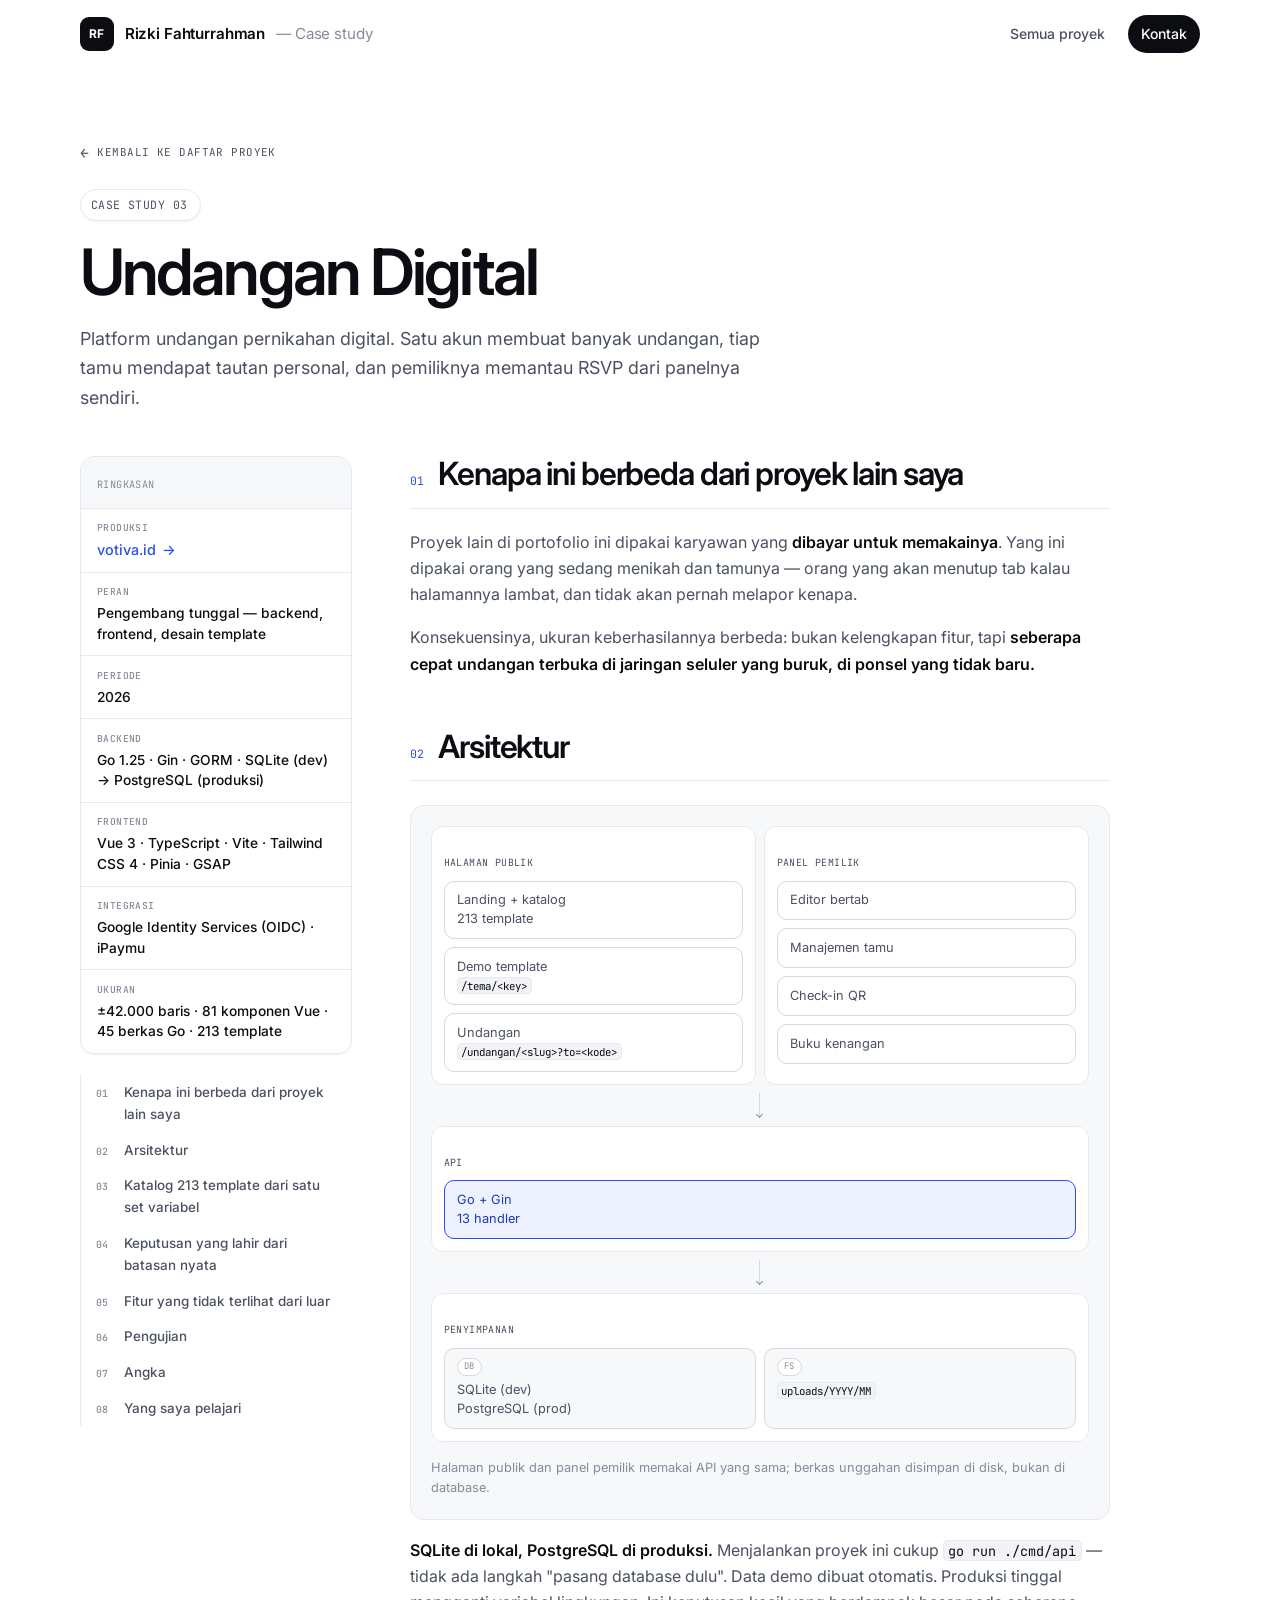
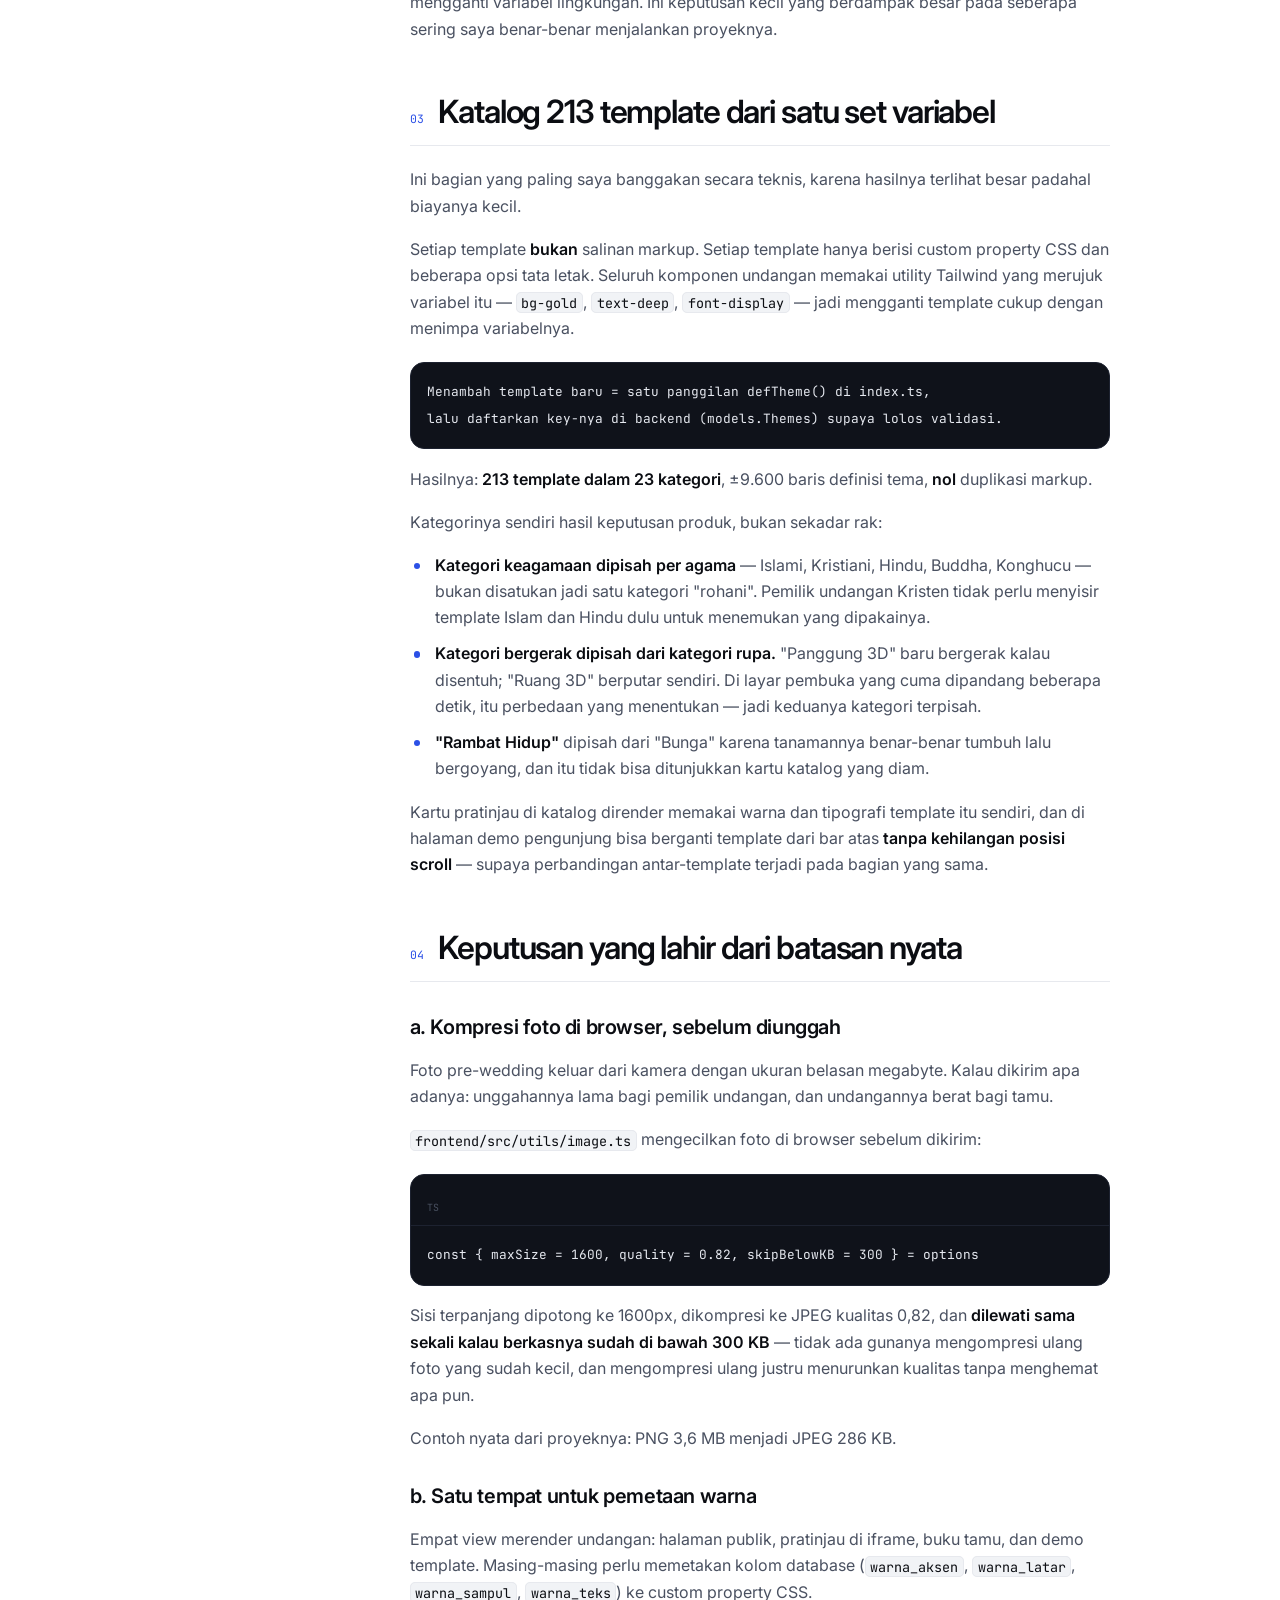
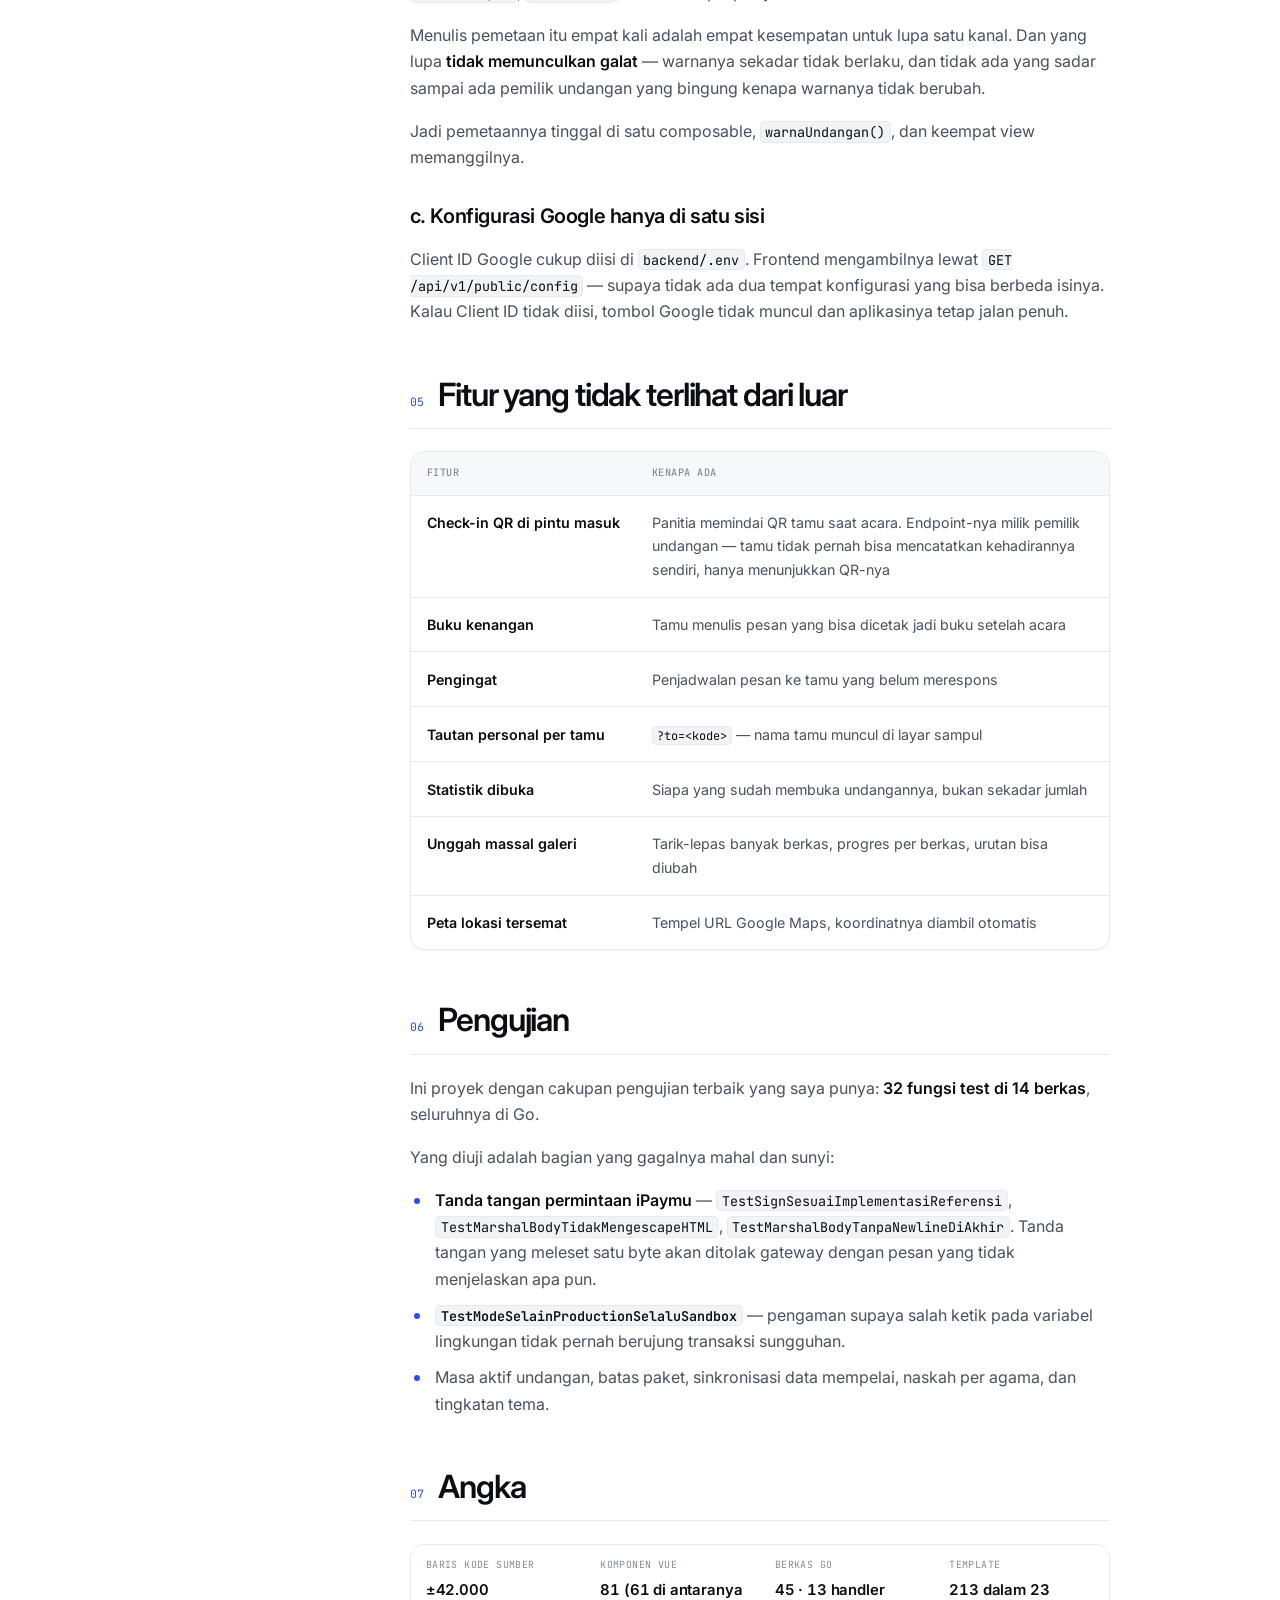
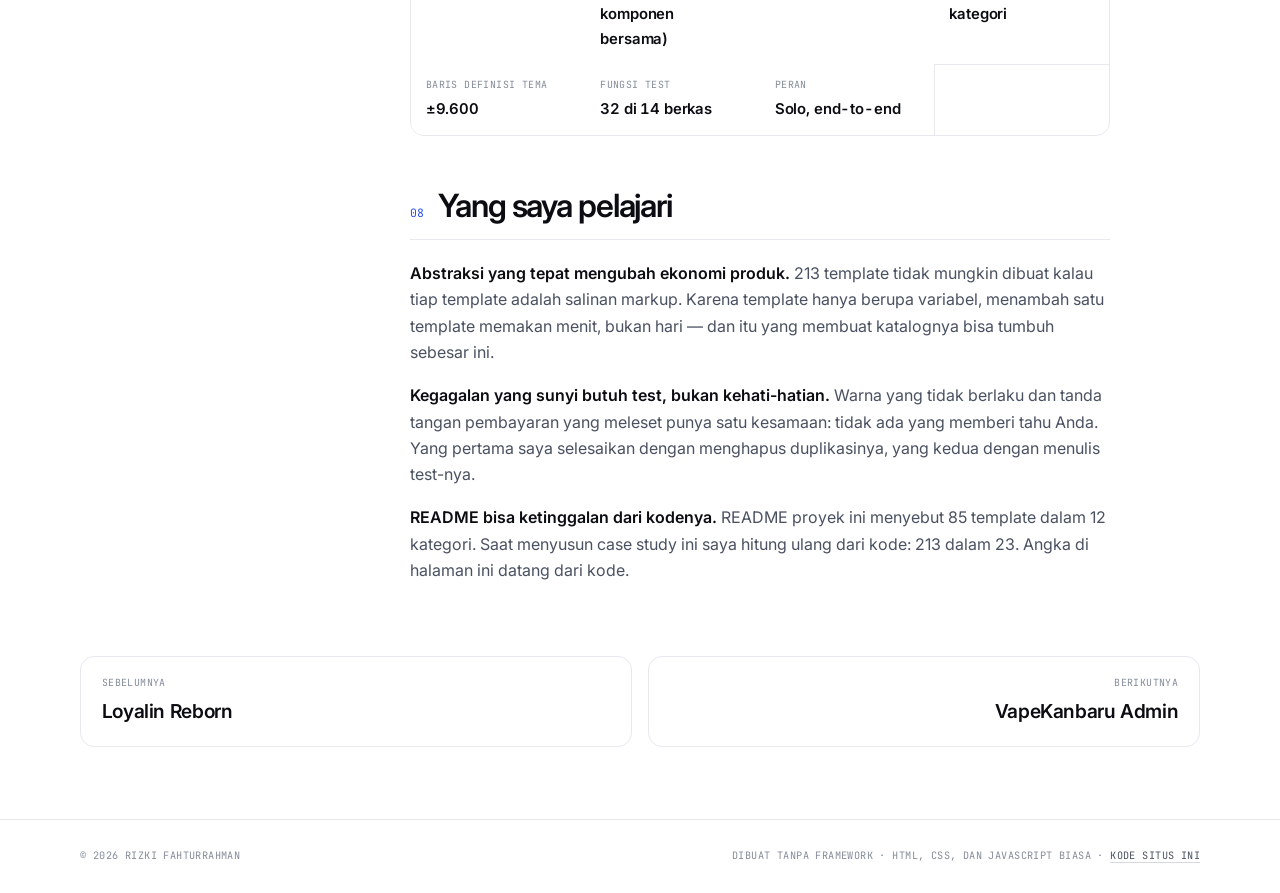
<file: case-studies/undangan-digital.html>
<!doctype html>
<html lang="id">
<head>
<meta charset="utf-8">
<meta name="viewport" content="width=device-width, initial-scale=1">

<title>Undangan Digital — Case study · Rizki Fahturrahman</title>
<meta name="description" content="Platform undangan pernikahan digital. Satu akun membuat banyak undangan, tiap tamu mendapat tautan personal, dan pemiliknya memantau RSVP dari panelnya sendi…">
<meta name="author" content="Rizki Fahturrahman">
<meta name="theme-color" content="#FFFFFF">

<meta property="og:type" content="article">
<meta property="og:title" content="Undangan Digital — Case study">
<meta property="og:description" content="Platform undangan pernikahan digital. Satu akun membuat banyak undangan, tiap tamu mendapat tautan personal, dan pemiliknya memantau RSVP dari panelnya sendi…">
<meta property="og:url" content="https://rizkifahtur.github.io/portfolio/case-studies/undangan-digital.html">
<meta property="og:locale" content="id_ID">
<meta name="twitter:card" content="summary_large_image">

<link rel="canonical" href="https://rizkifahtur.github.io/portfolio/case-studies/undangan-digital.html">
<link rel="icon" href="data:image/svg+xml,%3Csvg xmlns='http://www.w3.org/2000/svg' viewBox='0 0 32 32'%3E%3Crect width='32' height='32' rx='5' fill='%230B0D12'/%3E%3Ctext x='16' y='21' font-family='Arial,sans-serif' font-weight='700' font-size='12' fill='%23FFFFFF' text-anchor='middle'%3ER%3C/text%3E%3C/svg%3E">

<link rel="preconnect" href="https://fonts.googleapis.com">
<link rel="preconnect" href="https://fonts.gstatic.com" crossorigin>
<link href="https://fonts.googleapis.com/css2?family=Instrument+Serif:ital@0;1&family=Inter:wght@400;500;600;700&family=JetBrains+Mono:wght@400;500&display=swap" rel="stylesheet">
<link rel="stylesheet" href="../assets/css/style.css">

<script>document.documentElement.classList.add('js');</script>
</head>

<body>
<a class="skip" href="#utama">Lewati ke konten</a>

<header class="site-head">
  <div class="wrap site-head__inner">
    <a class="brand" href="../index.html">
      <span class="brand__mark">RF</span>
      <span>Rizki&nbsp;Fahturrahman</span>
      <span class="brand__role">— Case study</span>
    </a>

    <nav class="nav" aria-label="Navigasi utama">
      <a href="../index.html#proyek">Semua proyek</a>
      <a class="nav__cta" href="../index.html#kontak">Kontak</a>
    </nav>
  </div>
</header>

<main id="utama">
<article class="cs">

  <div class="wrap cs__top">
    <a class="cs__back mono" href="../index.html#proyek">Kembali ke daftar proyek</a>
    <p class="mono eyeline">Case study 03</p>
    <h1>Undangan Digital</h1>
    <p class="cs__lede">Platform undangan pernikahan digital. Satu akun membuat banyak undangan, tiap tamu mendapat tautan personal, dan pemiliknya memantau RSVP dari panelnya sendiri.</p>
  </div>

  <div class="wrap cs__body">
    <aside class="cs__rail">
      <div class="ledger">
        <div class="ledger__head">
          <span class="mono">Ringkasan</span>
        </div>
      <div class="ledger__row"><span class="mono ledger__key"><strong>Produksi</strong></span><span class="ledger__val"><a class="tlink" href="https://votiva.id" target="_blank" rel="noopener noreferrer">votiva.id</a></span></div>
      <div class="ledger__row"><span class="mono ledger__key"><strong>Peran</strong></span><span class="ledger__val">Pengembang tunggal — backend, frontend, desain template</span></div>
      <div class="ledger__row"><span class="mono ledger__key"><strong>Periode</strong></span><span class="ledger__val">2026</span></div>
      <div class="ledger__row"><span class="mono ledger__key"><strong>Backend</strong></span><span class="ledger__val">Go 1.25 · Gin · GORM · SQLite (dev) → PostgreSQL (produksi)</span></div>
      <div class="ledger__row"><span class="mono ledger__key"><strong>Frontend</strong></span><span class="ledger__val">Vue 3 · TypeScript · Vite · Tailwind CSS 4 · Pinia · GSAP</span></div>
      <div class="ledger__row"><span class="mono ledger__key"><strong>Integrasi</strong></span><span class="ledger__val">Google Identity Services (OIDC) · iPaymu</span></div>
      <div class="ledger__row"><span class="mono ledger__key"><strong>Ukuran</strong></span><span class="ledger__val">±42.000 baris · 81 komponen Vue · 45 berkas Go · 213 template</span></div>
      </div>

      <nav class="nav cs__toc" aria-label="Isi halaman">
        <a href="#bagian-1"><span class="cs__toc-no mono tnum">01</span>Kenapa ini berbeda dari proyek lain saya</a>
        <a href="#bagian-2"><span class="cs__toc-no mono tnum">02</span>Arsitektur</a>
        <a href="#bagian-3"><span class="cs__toc-no mono tnum">03</span>Katalog 213 template dari satu set variabel</a>
        <a href="#bagian-4"><span class="cs__toc-no mono tnum">04</span>Keputusan yang lahir dari batasan nyata</a>
        <a href="#bagian-5"><span class="cs__toc-no mono tnum">05</span>Fitur yang tidak terlihat dari luar</a>
        <a href="#bagian-6"><span class="cs__toc-no mono tnum">06</span>Pengujian</a>
        <a href="#bagian-7"><span class="cs__toc-no mono tnum">07</span>Angka</a>
        <a href="#bagian-8"><span class="cs__toc-no mono tnum">08</span>Yang saya pelajari</a>
      </nav>
    </aside>

    <div class="prose">
<section id="bagian-1" class="cs__section">
<header class="cs__section-head"><span class="mono section__index">01</span><h2>Kenapa ini berbeda dari proyek lain saya</h2></header>
<p>Proyek lain di portofolio ini dipakai karyawan yang <strong>dibayar untuk memakainya</strong>. Yang ini dipakai orang yang sedang menikah dan tamunya — orang yang akan menutup tab kalau halamannya lambat, dan tidak akan pernah melapor kenapa.</p>
<p>Konsekuensinya, ukuran keberhasilannya berbeda: bukan kelengkapan fitur, tapi <strong>seberapa cepat undangan terbuka di jaringan seluler yang buruk, di ponsel yang tidak baru.</strong></p>
</section>
<section id="bagian-2" class="cs__section">
<header class="cs__section-head"><span class="mono section__index">02</span><h2>Arsitektur</h2></header>
<figure class="dg">
  <div class="dg__row">
<div class="dg__band">
  <p class="mono dg__label">Halaman publik</p>
  <div class="dg__nodes">
    <div class="dg__node"><span class="dg__text">Landing + katalog<br>213 template</span></div>
    <div class="dg__node"><span class="dg__text">Demo template<br><code>/tema/&lt;key&gt;</code></span></div>
    <div class="dg__node"><span class="dg__text">Undangan<br><code>/undangan/&lt;slug&gt;?to=&lt;kode&gt;</code></span></div>
  </div>
</div>
<div class="dg__band">
  <p class="mono dg__label">Panel pemilik</p>
  <div class="dg__nodes">
    <div class="dg__node"><span class="dg__text">Editor bertab</span></div>
    <div class="dg__node"><span class="dg__text">Manajemen tamu</span></div>
    <div class="dg__node"><span class="dg__text">Check-in QR</span></div>
    <div class="dg__node"><span class="dg__text">Buku kenangan</span></div>
  </div>
</div>
  </div>
<div class="dg__link" aria-hidden="true"></div>
<div class="dg__band">
  <p class="mono dg__label">API</p>
  <div class="dg__nodes">
    <div class="dg__node dg__node--on"><span class="dg__text">Go + Gin<br>13 handler</span></div>
  </div>
</div>
<div class="dg__link" aria-hidden="true"></div>
<div class="dg__band">
  <p class="mono dg__label">Penyimpanan</p>
  <div class="dg__nodes">
    <div class="dg__node dg__node--db"><span class="dg__tag mono">DB</span><span class="dg__text">SQLite (dev)<br>PostgreSQL (prod)</span></div>
    <div class="dg__node dg__node--db"><span class="dg__tag mono">FS</span><span class="dg__text"><code>uploads/YYYY/MM</code></span></div>
  </div>
</div>
  <figcaption class="dg__cap">Halaman publik dan panel pemilik memakai API yang sama; berkas unggahan disimpan di disk, bukan di database.</figcaption>
</figure>
<p><strong>SQLite di lokal, PostgreSQL di produksi.</strong> Menjalankan proyek ini cukup <code>go run ./cmd/api</code> — tidak ada langkah "pasang database dulu". Data demo dibuat otomatis. Produksi tinggal mengganti variabel lingkungan. Ini keputusan kecil yang berdampak besar pada seberapa sering saya benar-benar menjalankan proyeknya.</p>
</section>
<section id="bagian-3" class="cs__section">
<header class="cs__section-head"><span class="mono section__index">03</span><h2>Katalog 213 template dari satu set variabel</h2></header>
<p>Ini bagian yang paling saya banggakan secara teknis, karena hasilnya terlihat besar padahal biayanya kecil.</p>
<p>Setiap template <strong>bukan</strong> salinan markup. Setiap template hanya berisi custom property CSS dan beberapa opsi tata letak. Seluruh komponen undangan memakai utility Tailwind yang merujuk variabel itu — <code>bg-gold</code>, <code>text-deep</code>, <code>font-display</code> — jadi mengganti template cukup dengan menimpa variabelnya.</p>
<div class="code"><pre><code>Menambah template baru = satu panggilan defTheme() di index.ts,
lalu daftarkan key-nya di backend (models.Themes) supaya lolos validasi.</code></pre></div>
<p>Hasilnya: <strong>213 template dalam 23 kategori</strong>, ±9.600 baris definisi tema, <strong>nol</strong> duplikasi markup.</p>
<p>Kategorinya sendiri hasil keputusan produk, bukan sekadar rak:</p>
<ul class="prose__list"><li><strong>Kategori keagamaan dipisah per agama</strong> — Islami, Kristiani, Hindu, Buddha, Konghucu — bukan disatukan jadi satu kategori "rohani". Pemilik undangan Kristen tidak perlu menyisir template Islam dan Hindu dulu untuk menemukan yang dipakainya.</li><li><strong>Kategori bergerak dipisah dari kategori rupa.</strong> "Panggung 3D" baru bergerak kalau disentuh; "Ruang 3D" berputar sendiri. Di layar pembuka yang cuma dipandang beberapa detik, itu perbedaan yang menentukan — jadi keduanya kategori terpisah.</li><li><strong>"Rambat Hidup"</strong> dipisah dari "Bunga" karena tanamannya benar-benar tumbuh lalu bergoyang, dan itu tidak bisa ditunjukkan kartu katalog yang diam.</li></ul>
<p>Kartu pratinjau di katalog dirender memakai warna dan tipografi template itu sendiri, dan di halaman demo pengunjung bisa berganti template dari bar atas <strong>tanpa kehilangan posisi scroll</strong> — supaya perbandingan antar-template terjadi pada bagian yang sama.</p>
</section>
<section id="bagian-4" class="cs__section">
<header class="cs__section-head"><span class="mono section__index">04</span><h2>Keputusan yang lahir dari batasan nyata</h2></header>
<h3>a. Kompresi foto di browser, sebelum diunggah</h3>
<p>Foto pre-wedding keluar dari kamera dengan ukuran belasan megabyte. Kalau dikirim apa adanya: unggahannya lama bagi pemilik undangan, dan undangannya berat bagi tamu.</p>
<p><code>frontend/src/utils/image.ts</code> mengecilkan foto di browser sebelum dikirim:</p>
<div class="code"><p class="mono code__lang">ts</p><pre><code>const { maxSize = 1600, quality = 0.82, skipBelowKB = 300 } = options</code></pre></div>
<p>Sisi terpanjang dipotong ke 1600px, dikompresi ke JPEG kualitas 0,82, dan <strong>dilewati sama sekali kalau berkasnya sudah di bawah 300 KB</strong> — tidak ada gunanya mengompresi ulang foto yang sudah kecil, dan mengompresi ulang justru menurunkan kualitas tanpa menghemat apa pun.</p>
<p>Contoh nyata dari proyeknya: PNG 3,6 MB menjadi JPEG 286 KB.</p>
<h3>b. Satu tempat untuk pemetaan warna</h3>
<p>Empat view merender undangan: halaman publik, pratinjau di iframe, buku tamu, dan demo template. Masing-masing perlu memetakan kolom database (<code>warna_aksen</code>, <code>warna_latar</code>, <code>warna_sampul</code>, <code>warna_teks</code>) ke custom property CSS.</p>
<p>Menulis pemetaan itu empat kali adalah empat kesempatan untuk lupa satu kanal. Dan yang lupa <strong>tidak memunculkan galat</strong> — warnanya sekadar tidak berlaku, dan tidak ada yang sadar sampai ada pemilik undangan yang bingung kenapa warnanya tidak berubah.</p>
<p>Jadi pemetaannya tinggal di satu composable, <code>warnaUndangan()</code>, dan keempat view memanggilnya.</p>
<h3>c. Konfigurasi Google hanya di satu sisi</h3>
<p>Client ID Google cukup diisi di <code>backend/.env</code>. Frontend mengambilnya lewat <code>GET /api/v1/public/config</code> — supaya tidak ada dua tempat konfigurasi yang bisa berbeda isinya. Kalau Client ID tidak diisi, tombol Google tidak muncul dan aplikasinya tetap jalan penuh.</p>
</section>
<section id="bagian-5" class="cs__section">
<header class="cs__section-head"><span class="mono section__index">05</span><h2>Fitur yang tidak terlihat dari luar</h2></header>
<div class="table-scroll"><table class="ledger-table"><thead><tr><th scope="col">Fitur</th><th scope="col">Kenapa ada</th></tr></thead><tbody><tr><td><strong>Check-in QR di pintu masuk</strong></td><td>Panitia memindai QR tamu saat acara. Endpoint-nya milik pemilik undangan — tamu tidak pernah bisa mencatatkan kehadirannya sendiri, hanya menunjukkan QR-nya</td></tr><tr><td><strong>Buku kenangan</strong></td><td>Tamu menulis pesan yang bisa dicetak jadi buku setelah acara</td></tr><tr><td><strong>Pengingat</strong></td><td>Penjadwalan pesan ke tamu yang belum merespons</td></tr><tr><td><strong>Tautan personal per tamu</strong></td><td><code>?to=&lt;kode&gt;</code> — nama tamu muncul di layar sampul</td></tr><tr><td><strong>Statistik dibuka</strong></td><td>Siapa yang sudah membuka undangannya, bukan sekadar jumlah</td></tr><tr><td><strong>Unggah massal galeri</strong></td><td>Tarik-lepas banyak berkas, progres per berkas, urutan bisa diubah</td></tr><tr><td><strong>Peta lokasi tersemat</strong></td><td>Tempel URL Google Maps, koordinatnya diambil otomatis</td></tr></tbody></table></div>
</section>
<section id="bagian-6" class="cs__section">
<header class="cs__section-head"><span class="mono section__index">06</span><h2>Pengujian</h2></header>
<p>Ini proyek dengan cakupan pengujian terbaik yang saya punya: <strong>32 fungsi test di 14 berkas</strong>, seluruhnya di Go.</p>
<p>Yang diuji adalah bagian yang gagalnya mahal dan sunyi:</p>
<ul class="prose__list"><li><strong>Tanda tangan permintaan iPaymu</strong> — <code>TestSignSesuaiImplementasiReferensi</code>, <code>TestMarshalBodyTidakMengescapeHTML</code>, <code>TestMarshalBodyTanpaNewlineDiAkhir</code>. Tanda tangan yang meleset satu byte akan ditolak gateway dengan pesan yang tidak menjelaskan apa pun.</li><li><strong><code>TestModeSelainProductionSelaluSandbox</code></strong> — pengaman supaya salah ketik pada variabel lingkungan tidak pernah berujung transaksi sungguhan.</li><li>Masa aktif undangan, batas paket, sinkronisasi data mempelai, naskah per agama, dan tingkatan tema.</li></ul>
</section>
<section id="bagian-7" class="cs__section">
<header class="cs__section-head"><span class="mono section__index">07</span><h2>Angka</h2></header>
<div class="stats cs__stats"><div class="stat"><span class="mono stat__k">Baris kode sumber</span><span class="stat__v">±42.000</span></div><div class="stat"><span class="mono stat__k">Komponen Vue</span><span class="stat__v">81 (61 di antaranya komponen bersama)</span></div><div class="stat"><span class="mono stat__k">Berkas Go</span><span class="stat__v">45 · 13 handler</span></div><div class="stat"><span class="mono stat__k">Template</span><span class="stat__v">213 dalam 23 kategori</span></div><div class="stat"><span class="mono stat__k">Baris definisi tema</span><span class="stat__v">±9.600</span></div><div class="stat"><span class="mono stat__k">Fungsi test</span><span class="stat__v">32 di 14 berkas</span></div><div class="stat"><span class="mono stat__k">Peran</span><span class="stat__v">Solo, end-to-end</span></div></div>
</section>
<section id="bagian-8" class="cs__section">
<header class="cs__section-head"><span class="mono section__index">08</span><h2>Yang saya pelajari</h2></header>
<p><strong>Abstraksi yang tepat mengubah ekonomi produk.</strong> 213 template tidak mungkin dibuat kalau tiap template adalah salinan markup. Karena template hanya berupa variabel, menambah satu template memakan menit, bukan hari — dan itu yang membuat katalognya bisa tumbuh sebesar ini.</p>
<p><strong>Kegagalan yang sunyi butuh test, bukan kehati-hatian.</strong> Warna yang tidak berlaku dan tanda tangan pembayaran yang meleset punya satu kesamaan: tidak ada yang memberi tahu Anda. Yang pertama saya selesaikan dengan menghapus duplikasinya, yang kedua dengan menulis test-nya.</p>
<p><strong>README bisa ketinggalan dari kodenya.</strong> README proyek ini menyebut 85 template dalam 12 kategori. Saat menyusun case study ini saya hitung ulang dari kode: 213 dalam 23. Angka di halaman ini datang dari kode.</p>
</section>
    </div>
  </div>

  <div class="wrap">
    <nav class="cs__nav" aria-label="Case study lain">
      <a class="cs__jump cs__jump--prev" href="loyalin-reborn.html"><span class="mono cs__jump-k">Sebelumnya</span><span class="cs__jump-v">Loyalin Reborn</span></a>
      <a class="cs__jump cs__jump--next" href="vapekanbaru-admin.html"><span class="mono cs__jump-k">Berikutnya</span><span class="cs__jump-v">VapeKanbaru Admin</span></a>
    </nav>
  </div>

</article>
</main>

<footer class="site-foot">
  <div class="wrap site-foot__inner">
    <p class="mono">© <span id="tahun">2026</span> Rizki Fahturrahman</p>
    <p class="mono">
      Dibuat tanpa framework · HTML, CSS, dan JavaScript biasa ·
      <a href="https://github.com/rizkifahtur/portfolio" target="_blank" rel="noopener noreferrer">Kode situs ini</a>
    </p>
  </div>
</footer>

<script src="../assets/js/main.js" defer></script>
</body>
</html>
</file>
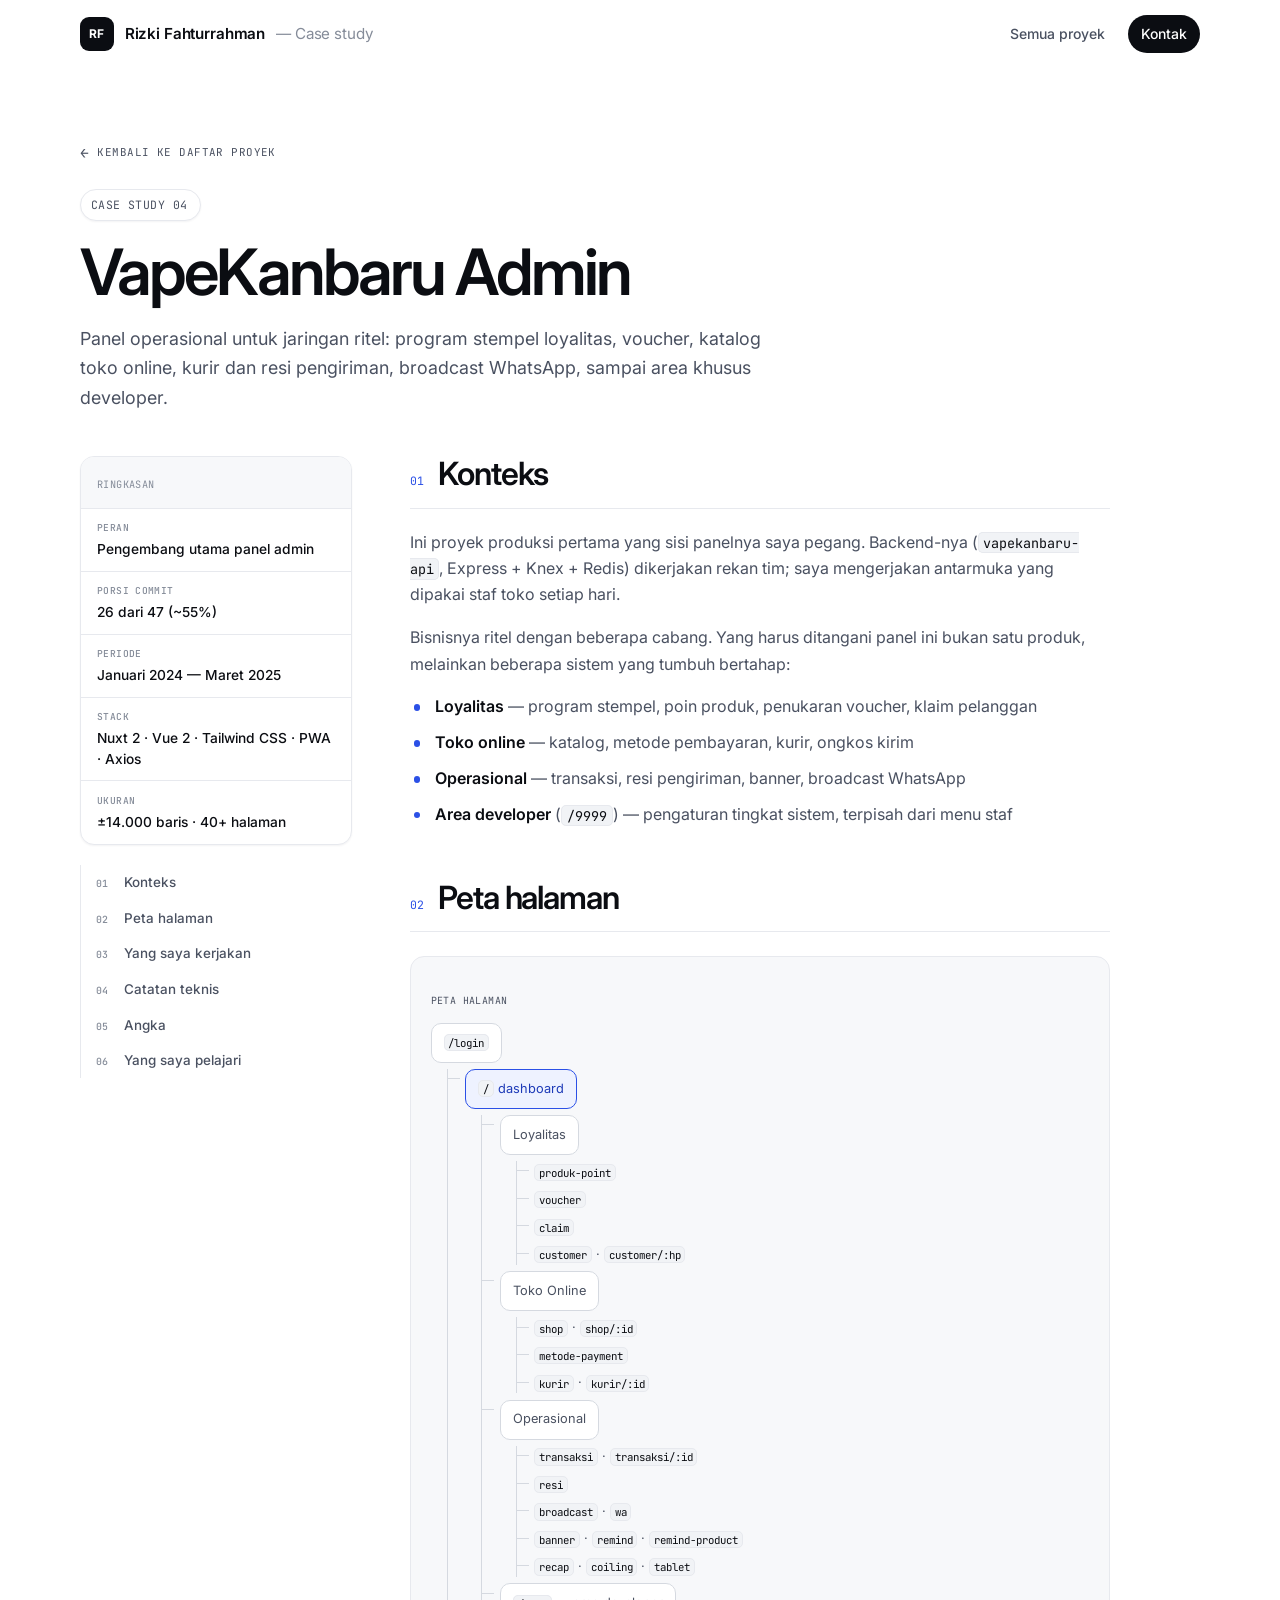
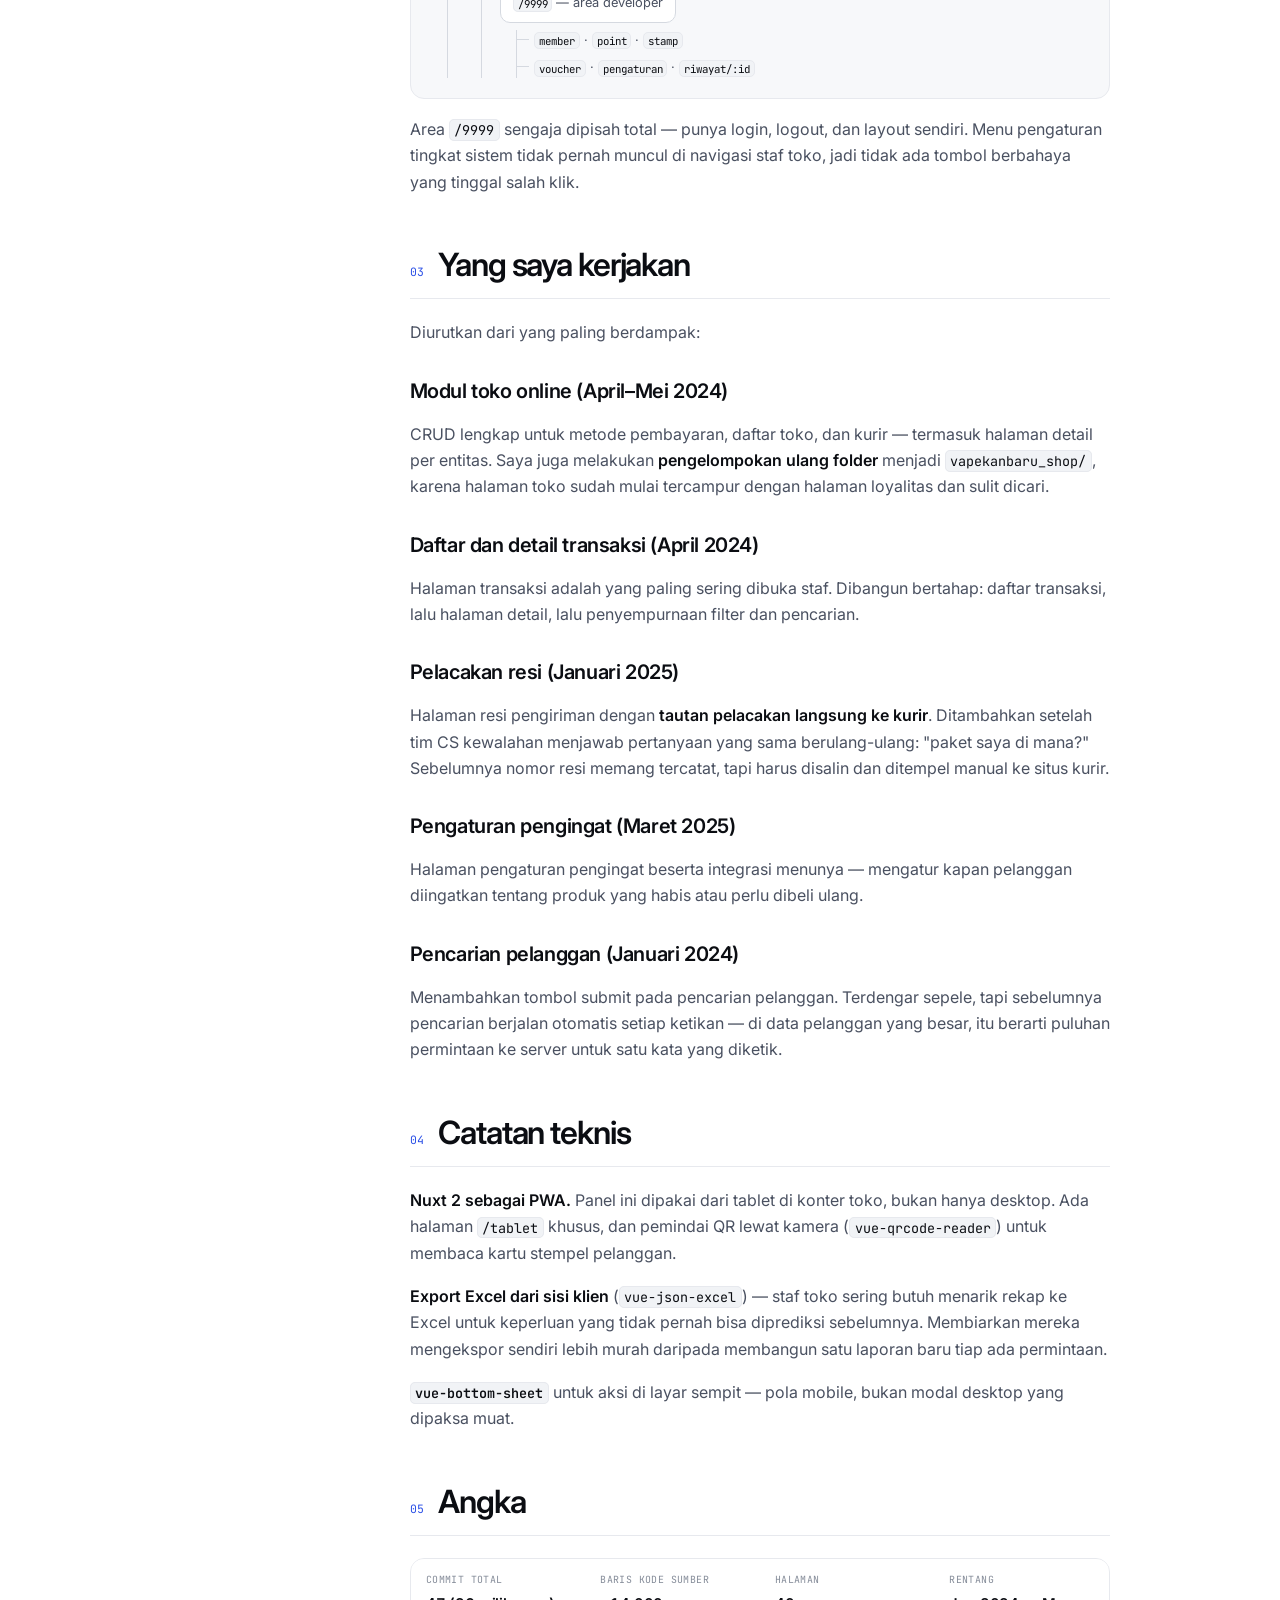
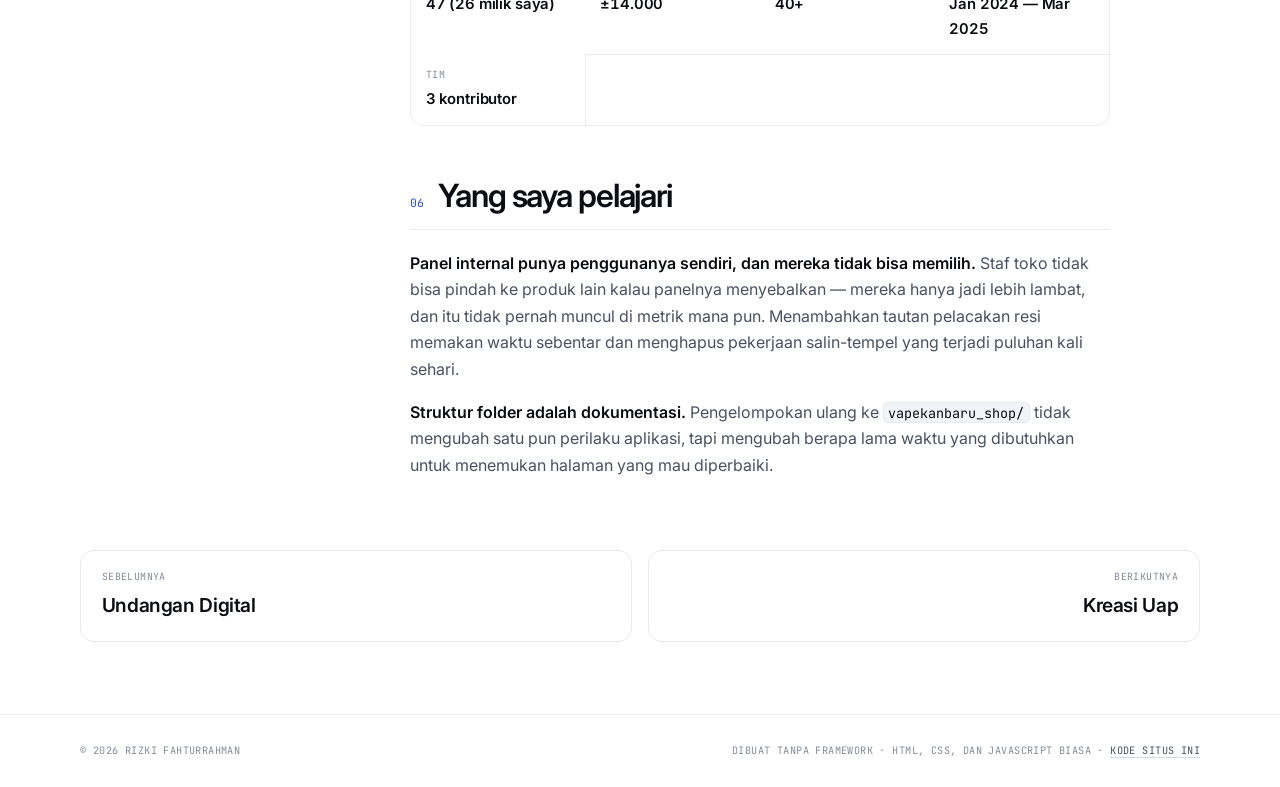
<file: case-studies/vapekanbaru-admin.html>
<!doctype html>
<html lang="id">
<head>
<meta charset="utf-8">
<meta name="viewport" content="width=device-width, initial-scale=1">

<title>VapeKanbaru Admin — Case study · Rizki Fahturrahman</title>
<meta name="description" content="Panel operasional untuk jaringan ritel: program stempel loyalitas, voucher, katalog toko online, kurir dan resi pengiriman, broadcast WhatsApp, sampai area k…">
<meta name="author" content="Rizki Fahturrahman">
<meta name="theme-color" content="#FFFFFF">

<meta property="og:type" content="article">
<meta property="og:title" content="VapeKanbaru Admin — Case study">
<meta property="og:description" content="Panel operasional untuk jaringan ritel: program stempel loyalitas, voucher, katalog toko online, kurir dan resi pengiriman, broadcast WhatsApp, sampai area k…">
<meta property="og:url" content="https://rizkifahtur.github.io/portfolio/case-studies/vapekanbaru-admin.html">
<meta property="og:locale" content="id_ID">
<meta name="twitter:card" content="summary_large_image">

<link rel="canonical" href="https://rizkifahtur.github.io/portfolio/case-studies/vapekanbaru-admin.html">
<link rel="icon" href="data:image/svg+xml,%3Csvg xmlns='http://www.w3.org/2000/svg' viewBox='0 0 32 32'%3E%3Crect width='32' height='32' rx='5' fill='%230B0D12'/%3E%3Ctext x='16' y='21' font-family='Arial,sans-serif' font-weight='700' font-size='12' fill='%23FFFFFF' text-anchor='middle'%3ER%3C/text%3E%3C/svg%3E">

<link rel="preconnect" href="https://fonts.googleapis.com">
<link rel="preconnect" href="https://fonts.gstatic.com" crossorigin>
<link href="https://fonts.googleapis.com/css2?family=Instrument+Serif:ital@0;1&family=Inter:wght@400;500;600;700&family=JetBrains+Mono:wght@400;500&display=swap" rel="stylesheet">
<link rel="stylesheet" href="../assets/css/style.css">

<script>document.documentElement.classList.add('js');</script>
</head>

<body>
<a class="skip" href="#utama">Lewati ke konten</a>

<header class="site-head">
  <div class="wrap site-head__inner">
    <a class="brand" href="../index.html">
      <span class="brand__mark">RF</span>
      <span>Rizki&nbsp;Fahturrahman</span>
      <span class="brand__role">— Case study</span>
    </a>

    <nav class="nav" aria-label="Navigasi utama">
      <a href="../index.html#proyek">Semua proyek</a>
      <a class="nav__cta" href="../index.html#kontak">Kontak</a>
    </nav>
  </div>
</header>

<main id="utama">
<article class="cs">

  <div class="wrap cs__top">
    <a class="cs__back mono" href="../index.html#proyek">Kembali ke daftar proyek</a>
    <p class="mono eyeline">Case study 04</p>
    <h1>VapeKanbaru Admin</h1>
    <p class="cs__lede">Panel operasional untuk jaringan ritel: program stempel loyalitas, voucher, katalog toko online, kurir dan resi pengiriman, broadcast WhatsApp, sampai area khusus developer.</p>
  </div>

  <div class="wrap cs__body">
    <aside class="cs__rail">
      <div class="ledger">
        <div class="ledger__head">
          <span class="mono">Ringkasan</span>
        </div>
      <div class="ledger__row"><span class="mono ledger__key"><strong>Peran</strong></span><span class="ledger__val">Pengembang utama panel admin</span></div>
      <div class="ledger__row"><span class="mono ledger__key"><strong>Porsi commit</strong></span><span class="ledger__val">26 dari 47 (~55%)</span></div>
      <div class="ledger__row"><span class="mono ledger__key"><strong>Periode</strong></span><span class="ledger__val">Januari 2024 — Maret 2025</span></div>
      <div class="ledger__row"><span class="mono ledger__key"><strong>Stack</strong></span><span class="ledger__val">Nuxt 2 · Vue 2 · Tailwind CSS · PWA · Axios</span></div>
      <div class="ledger__row"><span class="mono ledger__key"><strong>Ukuran</strong></span><span class="ledger__val">±14.000 baris · 40+ halaman</span></div>
      </div>

      <nav class="nav cs__toc" aria-label="Isi halaman">
        <a href="#bagian-1"><span class="cs__toc-no mono tnum">01</span>Konteks</a>
        <a href="#bagian-2"><span class="cs__toc-no mono tnum">02</span>Peta halaman</a>
        <a href="#bagian-3"><span class="cs__toc-no mono tnum">03</span>Yang saya kerjakan</a>
        <a href="#bagian-4"><span class="cs__toc-no mono tnum">04</span>Catatan teknis</a>
        <a href="#bagian-5"><span class="cs__toc-no mono tnum">05</span>Angka</a>
        <a href="#bagian-6"><span class="cs__toc-no mono tnum">06</span>Yang saya pelajari</a>
      </nav>
    </aside>

    <div class="prose">
<section id="bagian-1" class="cs__section">
<header class="cs__section-head"><span class="mono section__index">01</span><h2>Konteks</h2></header>
<p>Ini proyek produksi pertama yang sisi panelnya saya pegang. Backend-nya (<code>vapekanbaru-api</code>, Express + Knex + Redis) dikerjakan rekan tim; saya mengerjakan antarmuka yang dipakai staf toko setiap hari.</p>
<p>Bisnisnya ritel dengan beberapa cabang. Yang harus ditangani panel ini bukan satu produk, melainkan beberapa sistem yang tumbuh bertahap:</p>
<ul class="prose__list"><li><strong>Loyalitas</strong> — program stempel, poin produk, penukaran voucher, klaim pelanggan</li><li><strong>Toko online</strong> — katalog, metode pembayaran, kurir, ongkos kirim</li><li><strong>Operasional</strong> — transaksi, resi pengiriman, banner, broadcast WhatsApp</li><li><strong>Area developer</strong> (<code>/9999</code>) — pengaturan tingkat sistem, terpisah dari menu staf</li></ul>
</section>
<section id="bagian-2" class="cs__section">
<header class="cs__section-head"><span class="mono section__index">02</span><h2>Peta halaman</h2></header>
<figure class="dg dg--tree">
  <p class="mono dg__label">Peta halaman</p>
  <ul class="dg__tree">
    <li><span class="dg__node"><span class="dg__text"><code>/login</code></span></span>
      <ul>
        <li><span class="dg__node dg__node--on"><span class="dg__text"><code>/</code> dashboard</span></span>
          <ul>
            <li><span class="dg__node"><span class="dg__text">Loyalitas</span></span>
              <ul>
                <li><code>produk-point</code></li>
                <li><code>voucher</code></li>
                <li><code>claim</code></li>
                <li><code>customer</code> · <code>customer/:hp</code></li>
              </ul>
            </li>
            <li><span class="dg__node"><span class="dg__text">Toko Online</span></span>
              <ul>
                <li><code>shop</code> · <code>shop/:id</code></li>
                <li><code>metode-payment</code></li>
                <li><code>kurir</code> · <code>kurir/:id</code></li>
              </ul>
            </li>
            <li><span class="dg__node"><span class="dg__text">Operasional</span></span>
              <ul>
                <li><code>transaksi</code> · <code>transaksi/:id</code></li>
                <li><code>resi</code></li>
                <li><code>broadcast</code> · <code>wa</code></li>
                <li><code>banner</code> · <code>remind</code> · <code>remind-product</code></li>
                <li><code>recap</code> · <code>coiling</code> · <code>tablet</code></li>
              </ul>
            </li>
            <li><span class="dg__node"><span class="dg__text"><code>/9999</code> — area developer</span></span>
              <ul>
                <li><code>member</code> · <code>point</code> · <code>stamp</code></li>
                <li><code>voucher</code> · <code>pengaturan</code> · <code>riwayat/:id</code></li>
              </ul>
            </li>
          </ul>
        </li>
      </ul>
    </li>
  </ul>
</figure>
<p>Area <code>/9999</code> sengaja dipisah total — punya login, logout, dan layout sendiri. Menu pengaturan tingkat sistem tidak pernah muncul di navigasi staf toko, jadi tidak ada tombol berbahaya yang tinggal salah klik.</p>
</section>
<section id="bagian-3" class="cs__section">
<header class="cs__section-head"><span class="mono section__index">03</span><h2>Yang saya kerjakan</h2></header>
<p>Diurutkan dari yang paling berdampak:</p>
<h3>Modul toko online (April–Mei 2024)</h3>
<p>CRUD lengkap untuk metode pembayaran, daftar toko, dan kurir — termasuk halaman detail per entitas. Saya juga melakukan <strong>pengelompokan ulang folder</strong> menjadi <code>vapekanbaru_shop/</code>, karena halaman toko sudah mulai tercampur dengan halaman loyalitas dan sulit dicari.</p>
<h3>Daftar dan detail transaksi (April 2024)</h3>
<p>Halaman transaksi adalah yang paling sering dibuka staf. Dibangun bertahap: daftar transaksi, lalu halaman detail, lalu penyempurnaan filter dan pencarian.</p>
<h3>Pelacakan resi (Januari 2025)</h3>
<p>Halaman resi pengiriman dengan <strong>tautan pelacakan langsung ke kurir</strong>. Ditambahkan setelah tim CS kewalahan menjawab pertanyaan yang sama berulang-ulang: "paket saya di mana?" Sebelumnya nomor resi memang tercatat, tapi harus disalin dan ditempel manual ke situs kurir.</p>
<h3>Pengaturan pengingat (Maret 2025)</h3>
<p>Halaman pengaturan pengingat beserta integrasi menunya — mengatur kapan pelanggan diingatkan tentang produk yang habis atau perlu dibeli ulang.</p>
<h3>Pencarian pelanggan (Januari 2024)</h3>
<p>Menambahkan tombol submit pada pencarian pelanggan. Terdengar sepele, tapi sebelumnya pencarian berjalan otomatis setiap ketikan — di data pelanggan yang besar, itu berarti puluhan permintaan ke server untuk satu kata yang diketik.</p>
</section>
<section id="bagian-4" class="cs__section">
<header class="cs__section-head"><span class="mono section__index">04</span><h2>Catatan teknis</h2></header>
<p><strong>Nuxt 2 sebagai PWA.</strong> Panel ini dipakai dari tablet di konter toko, bukan hanya desktop. Ada halaman <code>/tablet</code> khusus, dan pemindai QR lewat kamera (<code>vue-qrcode-reader</code>) untuk membaca kartu stempel pelanggan.</p>
<p><strong>Export Excel dari sisi klien</strong> (<code>vue-json-excel</code>) — staf toko sering butuh menarik rekap ke Excel untuk keperluan yang tidak pernah bisa diprediksi sebelumnya. Membiarkan mereka mengekspor sendiri lebih murah daripada membangun satu laporan baru tiap ada permintaan.</p>
<p><strong><code>vue-bottom-sheet</code></strong> untuk aksi di layar sempit — pola mobile, bukan modal desktop yang dipaksa muat.</p>
</section>
<section id="bagian-5" class="cs__section">
<header class="cs__section-head"><span class="mono section__index">05</span><h2>Angka</h2></header>
<div class="stats cs__stats"><div class="stat"><span class="mono stat__k">Commit total</span><span class="stat__v">47 (26 milik saya)</span></div><div class="stat"><span class="mono stat__k">Baris kode sumber</span><span class="stat__v">±14.000</span></div><div class="stat"><span class="mono stat__k">Halaman</span><span class="stat__v">40+</span></div><div class="stat"><span class="mono stat__k">Rentang</span><span class="stat__v">Jan 2024 — Mar 2025</span></div><div class="stat"><span class="mono stat__k">Tim</span><span class="stat__v">3 kontributor</span></div></div>
</section>
<section id="bagian-6" class="cs__section">
<header class="cs__section-head"><span class="mono section__index">06</span><h2>Yang saya pelajari</h2></header>
<p><strong>Panel internal punya penggunanya sendiri, dan mereka tidak bisa memilih.</strong> Staf toko tidak bisa pindah ke produk lain kalau panelnya menyebalkan — mereka hanya jadi lebih lambat, dan itu tidak pernah muncul di metrik mana pun. Menambahkan tautan pelacakan resi memakan waktu sebentar dan menghapus pekerjaan salin-tempel yang terjadi puluhan kali sehari.</p>
<p><strong>Struktur folder adalah dokumentasi.</strong> Pengelompokan ulang ke <code>vapekanbaru_shop/</code> tidak mengubah satu pun perilaku aplikasi, tapi mengubah berapa lama waktu yang dibutuhkan untuk menemukan halaman yang mau diperbaiki.</p>
</section>
    </div>
  </div>

  <div class="wrap">
    <nav class="cs__nav" aria-label="Case study lain">
      <a class="cs__jump cs__jump--prev" href="undangan-digital.html"><span class="mono cs__jump-k">Sebelumnya</span><span class="cs__jump-v">Undangan Digital</span></a>
      <a class="cs__jump cs__jump--next" href="kreasi-uap.html"><span class="mono cs__jump-k">Berikutnya</span><span class="cs__jump-v">Kreasi Uap</span></a>
    </nav>
  </div>

</article>
</main>

<footer class="site-foot">
  <div class="wrap site-foot__inner">
    <p class="mono">© <span id="tahun">2026</span> Rizki Fahturrahman</p>
    <p class="mono">
      Dibuat tanpa framework · HTML, CSS, dan JavaScript biasa ·
      <a href="https://github.com/rizkifahtur/portfolio" target="_blank" rel="noopener noreferrer">Kode situs ini</a>
    </p>
  </div>
</footer>

<script src="../assets/js/main.js" defer></script>
</body>
</html>
</file>
<file: assets/css/style.css>
/* ==========================================================================
   Portofolio — Rizki Fahturrahman
   Arah desain: "Kertas putih" — latar putih bersih, tinta hitam pekat,
   satu warna aksen biru, garis rambut tipis, dan tangkapan layar produk
   sebagai bukti utama. Tanpa framework, tanpa build step.
   ========================================================================== */

/* --------------------------------------------------------------------------
   1. Token
   -------------------------------------------------------------------------- */
:root {
  color-scheme: light;

  --bg:          #FFFFFF;
  --bg-soft:     #F7F8FA;
  --bg-sunk:     #F1F3F6;
  --line:        #E7E9EE;
  --line-strong: #D5D9E0;
  --fg:          #0B0D12;
  --fg-muted:    #4A5161;
  --fg-faint:    #858C99;
  --accent:      #2B50E6;
  --accent-ink:  #1E3BB8;
  --accent-soft: #EEF2FF;
  --accent-line: #C7D2FE;
  --ok:          #12A150;
  --selection:   rgba(43, 80, 230, 0.16);

  --font-sans: "Inter", -apple-system, BlinkMacSystemFont, "Segoe UI", Roboto, sans-serif;
  --font-serif: "Instrument Serif", Georgia, "Times New Roman", serif;
  --font-mono: "JetBrains Mono", ui-monospace, SFMono-Regular, Menlo, Consolas, monospace;

  --wrap: 1200px;
  --pad: clamp(1rem, 4vw, 2.5rem);
  --r-sm: 8px;
  --r: 14px;
  --r-lg: 22px;
  --shadow-sm: 0 1px 2px rgba(16, 24, 40, 0.05);
  --shadow: 0 1px 2px rgba(16, 24, 40, 0.04), 0 8px 24px -6px rgba(16, 24, 40, 0.08);
  --shadow-lg: 0 2px 4px rgba(16, 24, 40, 0.04), 0 24px 60px -12px rgba(16, 24, 40, 0.18);
  --ease: cubic-bezier(0.22, 0.61, 0.36, 1);
  --ease-out: cubic-bezier(0.16, 0.84, 0.44, 1);
}

/* --------------------------------------------------------------------------
   2. Dasar
   -------------------------------------------------------------------------- */
*, *::before, *::after { box-sizing: border-box; }

html {
  -webkit-text-size-adjust: 100%;
  text-size-adjust: 100%;
  scroll-behavior: smooth;
  scroll-padding-top: 5rem;
}
@media (prefers-reduced-motion: reduce) { html { scroll-behavior: auto; } }

body {
  margin: 0;
  background: var(--bg);
  color: var(--fg);
  font-family: var(--font-sans);
  font-size: 1rem;
  line-height: 1.65;
  -webkit-font-smoothing: antialiased;
  -moz-osx-font-smoothing: grayscale;
  text-rendering: optimizeLegibility;
  overflow-x: hidden;
}

::selection { background: var(--selection); }

h1, h2, h3, h4, p, figure, blockquote { margin: 0; }
ul { margin: 0; padding: 0; list-style: none; }
img { max-width: 100%; display: block; }
a { color: inherit; text-decoration: none; }
button { font: inherit; color: inherit; cursor: pointer; }
code { font-family: var(--font-mono); font-size: 0.86em; }
strong { font-weight: 600; }

:focus-visible {
  outline: 2px solid var(--accent);
  outline-offset: 3px;
  border-radius: 4px;
}

.wrap {
  width: 100%;
  max-width: var(--wrap);
  margin-inline: auto;
  padding-inline: var(--pad);
}

.mono {
  font-family: var(--font-mono);
  font-size: 0.72rem;
  letter-spacing: 0.04em;
  text-transform: uppercase;
}
.tnum { font-variant-numeric: tabular-nums; }
.accent { color: var(--accent); }

.skip {
  position: absolute;
  left: 1rem; top: -4rem;
  z-index: 100;
  background: var(--fg);
  color: #fff;
  padding: 0.6rem 1rem;
  border-radius: var(--r-sm);
  font-size: 0.875rem;
  transition: top 0.2s var(--ease);
}
.skip:focus { top: 1rem; }

/* --------------------------------------------------------------------------
   3. Header
   -------------------------------------------------------------------------- */
.site-head {
  position: sticky;
  top: 0;
  z-index: 50;
  background: rgba(255, 255, 255, 0.82);
  -webkit-backdrop-filter: saturate(1.6) blur(14px);
  backdrop-filter: saturate(1.6) blur(14px);
  border-bottom: 1px solid transparent;
  transition: border-color 0.25s var(--ease), box-shadow 0.25s var(--ease);
}
.site-head.is-scrolled { border-bottom-color: var(--line); }

/* Garis progres baca di tepi bawah header. */
.site-head::after {
  content: "";
  position: absolute;
  left: 0; bottom: -1px;
  height: 2px;
  width: 100%;
  background: var(--accent);
  transform-origin: left;
  transform: scaleX(var(--progress, 0));
}

.site-head__inner {
  display: flex;
  align-items: center;
  justify-content: space-between;
  gap: 1rem;
  height: 4.25rem;
}

.brand {
  display: inline-flex;
  align-items: center;
  gap: 0.7rem;
  font-weight: 600;
  font-size: 0.95rem;
  letter-spacing: -0.01em;
  white-space: nowrap;
}
.brand__mark {
  display: grid;
  place-items: center;
  width: 2.1rem; height: 2.1rem;
  border-radius: 9px;
  background: var(--fg);
  color: #fff;
  font-size: 0.75rem;
  font-weight: 700;
  letter-spacing: 0.02em;
}
.brand__role { color: var(--fg-faint); font-weight: 400; }
@media (max-width: 720px) { .brand__role { display: none; } }

.nav { display: flex; align-items: center; gap: 0.25rem; }
.nav a {
  position: relative;
  padding: 0.45rem 0.8rem;
  border-radius: 999px;
  font-size: 0.875rem;
  font-weight: 500;
  color: var(--fg-muted);
  transition: color 0.18s var(--ease), background 0.18s var(--ease);
}
.nav a:hover { color: var(--fg); background: var(--bg-sunk); }
.nav a[aria-current="true"] { color: var(--fg); background: var(--bg-sunk); }
.nav .nav__cta {
  margin-left: 0.4rem;
  background: var(--fg);
  color: #fff;
}
.nav .nav__cta:hover { background: #262a33; color: #fff; }
@media (max-width: 760px) { .nav [data-optional] { display: none; } }
@media (max-width: 420px) { .nav a { padding-inline: 0.6rem; } }

/* --------------------------------------------------------------------------
   4. Tombol & elemen kecil
   -------------------------------------------------------------------------- */
.btn {
  display: inline-flex;
  align-items: center;
  gap: 0.5rem;
  height: 2.9rem;
  padding: 0 1.25rem;
  border-radius: 999px;
  border: 1px solid var(--line-strong);
  background: var(--bg);
  font-size: 0.92rem;
  font-weight: 500;
  box-shadow: var(--shadow-sm);
  transition: transform 0.18s var(--ease), border-color 0.18s var(--ease), background 0.18s var(--ease), box-shadow 0.18s var(--ease);
}
.btn svg { width: 1.05rem; height: 1.05rem; flex: none; }
.btn:hover { border-color: var(--fg-faint); transform: translateY(-1px); box-shadow: var(--shadow); }
.btn--primary { background: var(--fg); border-color: var(--fg); color: #fff; }
.btn--primary:hover { background: #262a33; border-color: #262a33; }

.eyeline {
  display: inline-flex;
  align-items: center;
  gap: 0.55rem;
  padding: 0.35rem 0.8rem 0.35rem 0.6rem;
  border: 1px solid var(--line);
  border-radius: 999px;
  background: var(--bg);
  color: var(--fg-muted);
  box-shadow: var(--shadow-sm);
}
.eyeline .dot {
  width: 0.5rem; height: 0.5rem;
  border-radius: 50%;
  background: var(--ok);
  box-shadow: 0 0 0 3px rgba(18, 161, 80, 0.15);
}

.chips { display: flex; flex-wrap: wrap; gap: 0.4rem; }
.chip {
  font-family: var(--font-mono);
  font-size: 0.7rem;
  padding: 0.22rem 0.6rem;
  border-radius: 999px;
  background: var(--bg-sunk);
  color: var(--fg-muted);
  border: 1px solid var(--line);
}

.badge {
  display: inline-flex;
  align-items: center;
  font-size: 0.75rem;
  font-weight: 500;
  padding: 0.22rem 0.65rem;
  border-radius: 999px;
  background: var(--bg-sunk);
  color: var(--fg-muted);
  border: 1px solid var(--line);
}
.badge--lead { background: var(--accent-soft); color: var(--accent-ink); border-color: var(--accent-line); }

.tlink {
  display: inline-flex;
  align-items: center;
  gap: 0.4rem;
  font-weight: 500;
  font-size: 0.9rem;
  color: var(--accent);
}
.tlink::after { content: "→"; transition: transform 0.18s var(--ease); }
.tlink:hover::after { transform: translateX(3px); }

/* --------------------------------------------------------------------------
   5. Hero
   -------------------------------------------------------------------------- */
.hero {
  position: relative;
  padding-block: clamp(3rem, 8vw, 6rem) clamp(2.5rem, 6vw, 4.5rem);
  overflow: hidden;
}
/* Kisi titik halus yang memudar — memberi tekstur tanpa warna. */
.hero::before {
  content: "";
  position: absolute;
  inset: 0;
  background-image: radial-gradient(var(--line-strong) 1px, transparent 1px);
  background-size: 22px 22px;
  -webkit-mask-image: radial-gradient(ellipse 70% 60% at 30% 20%, #000 10%, transparent 70%);
  mask-image: radial-gradient(ellipse 70% 60% at 30% 20%, #000 10%, transparent 70%);
  opacity: 0.55;
  pointer-events: none;
}
.hero__grid {
  position: relative;
  display: grid;
  grid-template-columns: minmax(0, 1.02fr) minmax(0, 1fr);
  gap: clamp(2rem, 5vw, 4rem);
  align-items: center;
}
.hero h1 {
  margin-top: 1.4rem;
  font-size: clamp(2.35rem, 5.4vw, 4.1rem);
  line-height: 1.04;
  letter-spacing: -0.04em;
  font-weight: 600;
  text-wrap: balance;
}
.hero h1 em {
  font-family: var(--font-serif);
  font-style: italic;
  font-weight: 400;
  letter-spacing: -0.01em;
  color: var(--accent);
}
.hero__lead {
  margin-top: 1.35rem;
  max-width: 56ch;
  color: var(--fg-muted);
  font-size: clamp(1rem, 1.4vw, 1.1rem);
}
.hero__actions { display: flex; flex-wrap: wrap; gap: 0.65rem; margin-top: 2rem; }

.hero__facts {
  display: grid;
  grid-template-columns: repeat(3, minmax(0, 1fr));
  gap: 1rem;
  margin-top: 2.5rem;
  padding-top: 1.5rem;
  border-top: 1px solid var(--line);
}
.hero__facts dt { color: var(--fg-faint); font-size: 0.65rem; }
.hero__facts dd { margin: 0.3rem 0 0; font-size: 0.9rem; font-weight: 500; }
@media (max-width: 520px) { .hero__facts { grid-template-columns: 1fr 1fr; } }

/* Panggung tangkapan layar di kanan hero */
.showcase { position: relative; padding: 0 0 2.5rem 1.5rem; }
.frame {
  position: relative;
  border-radius: var(--r);
  border: 1px solid var(--line);
  background: var(--bg);
  box-shadow: var(--shadow-lg);
  overflow: hidden;
}
.frame__bar {
  display: flex;
  align-items: center;
  gap: 0.4rem;
  height: 2rem;
  padding-inline: 0.8rem;
  background: var(--bg-soft);
  border-bottom: 1px solid var(--line);
}
.frame__bar i { width: 0.55rem; height: 0.55rem; border-radius: 50%; background: var(--line-strong); }
.frame__url {
  margin-left: 0.6rem;
  flex: 1;
  max-width: 15rem;
  height: 1.2rem;
  border-radius: 6px;
  background: var(--bg);
  border: 1px solid var(--line);
  font-family: var(--font-mono);
  font-size: 0.6rem;
  line-height: 1.1rem;
  padding-inline: 0.5rem;
  color: var(--fg-faint);
  overflow: hidden;
  white-space: nowrap;
}
.frame img { width: 100%; height: auto; }

.showcase__main { transform: rotate(-0.6deg); }
.showcase__float {
  position: absolute;
  left: 0; bottom: 0;
  width: 52%;
  transform: rotate(1.2deg);
}
.showcase__tag {
  position: absolute;
  right: -0.5rem; top: 1.75rem;
  display: inline-flex;
  align-items: center;
  gap: 0.45rem;
  padding: 0.45rem 0.8rem;
  border-radius: 999px;
  background: var(--bg);
  border: 1px solid var(--line);
  box-shadow: var(--shadow);
  font-size: 0.78rem;
  font-weight: 500;
}
.showcase__tag .dot { width: 0.45rem; height: 0.45rem; border-radius: 50%; background: var(--ok); }

@media (max-width: 960px) {
  .hero__grid { grid-template-columns: 1fr; }
  .showcase { max-width: 640px; }
}
@media (max-width: 520px) {
  .showcase { padding-left: 0.75rem; }
  .showcase__tag { right: 0.25rem; top: 2.6rem; }
}

/* --------------------------------------------------------------------------
   6. Seksi umum
   -------------------------------------------------------------------------- */
.section { padding-block: clamp(3.5rem, 8vw, 6.5rem); }
.section--tight { padding-block: 0 clamp(1rem, 3vw, 2rem); }
.section--soft { background: var(--bg-soft); border-block: 1px solid var(--line); }

.section__head {
  display: grid;
  grid-template-columns: minmax(0, 1fr) minmax(0, 0.9fr);
  gap: 1.25rem 3rem;
  align-items: end;
  margin-bottom: clamp(2rem, 4vw, 3rem);
}
.section__index { color: var(--accent); display: block; margin-bottom: 0.75rem; }
.section__title {
  font-size: clamp(1.85rem, 3.6vw, 2.75rem);
  line-height: 1.1;
  letter-spacing: -0.035em;
  font-weight: 600;
  text-wrap: balance;
}
.section__note { color: var(--fg-muted); font-size: 0.95rem; max-width: 60ch; }
.section__note code {
  font-size: 0.82em;
  background: var(--bg-sunk);
  border: 1px solid var(--line);
  border-radius: 5px;
  padding: 0.05em 0.35em;
}
@media (max-width: 820px) { .section__head { grid-template-columns: 1fr; } }

/* --------------------------------------------------------------------------
   7. Angka
   -------------------------------------------------------------------------- */
.figures {
  display: grid;
  grid-template-columns: repeat(4, minmax(0, 1fr));
  border: 1px solid var(--line);
  border-radius: var(--r-lg);
  background: var(--bg);
  box-shadow: var(--shadow-sm);
  overflow: hidden;
}
.figure { padding: clamp(1.25rem, 2.5vw, 1.9rem); }
.figure + .figure { border-left: 1px solid var(--line); }
.figure__num {
  font-size: clamp(2.2rem, 4.2vw, 3.1rem);
  line-height: 1;
  font-weight: 600;
  letter-spacing: -0.045em;
}
.figure__num span { color: var(--fg-faint); font-size: 0.55em; margin-left: 0.1em; letter-spacing: -0.02em; }
.figure__label {
  margin-top: 0.85rem;
  color: var(--fg-faint);
  font-size: 0.66rem;
  line-height: 1.6;
}
@media (max-width: 860px) {
  .figures { grid-template-columns: 1fr 1fr; }
  .figure:nth-child(3) { border-left: 0; }
  .figure:nth-child(n+3) { border-top: 1px solid var(--line); }
}

/* --------------------------------------------------------------------------
   8. Fokus
   -------------------------------------------------------------------------- */
.focus { display: grid; grid-template-columns: repeat(3, minmax(0, 1fr)); gap: 1rem; }
.focus__item {
  display: flex;
  flex-direction: column;
  padding: clamp(1.4rem, 2.4vw, 1.9rem);
  border: 1px solid var(--line);
  border-radius: var(--r-lg);
  background: var(--bg);
  box-shadow: var(--shadow-sm);
  transition: box-shadow 0.25s var(--ease), transform 0.25s var(--ease), border-color 0.25s var(--ease);
}
.focus__item:hover { box-shadow: var(--shadow); transform: translateY(-2px); border-color: var(--line-strong); }
.focus__icon {
  display: grid;
  place-items: center;
  width: 2.6rem; height: 2.6rem;
  border-radius: 11px;
  background: var(--accent-soft);
  color: var(--accent);
}
.focus__icon svg { width: 1.25rem; height: 1.25rem; }
.focus__title { margin-top: 1.25rem; font-size: 1.2rem; font-weight: 600; letter-spacing: -0.02em; }
.focus__body { margin-top: 0.65rem; color: var(--fg-muted); font-size: 0.93rem; }
.focus__list {
  display: grid;
  gap: 0.45rem;
  margin-top: 1.25rem;
  padding-top: 1.1rem;
  border-top: 1px dashed var(--line-strong);
}
.focus__list li {
  position: relative;
  padding-left: 1.4rem;
  font-size: 0.86rem;
  color: var(--fg-muted);
}
.focus__list li::before {
  content: "";
  position: absolute;
  left: 0; top: 0.42em;
  width: 0.85rem; height: 0.85rem;
  border-radius: 50%;
  background: var(--accent-soft) url("data:image/svg+xml,%3Csvg xmlns='http://www.w3.org/2000/svg' viewBox='0 0 24 24' fill='none' stroke='%232B50E6' stroke-width='3.5' stroke-linecap='round' stroke-linejoin='round'%3E%3Cpath d='M5 12.5l4.5 4.5L19 7.5'/%3E%3C/svg%3E") center / 0.55rem no-repeat;
}
@media (max-width: 900px) { .focus { grid-template-columns: 1fr; } }

/* --------------------------------------------------------------------------
   9. Proyek
   -------------------------------------------------------------------------- */
.projects { display: grid; grid-template-columns: repeat(2, minmax(0, 1fr)); gap: 1.25rem; }

.project {
  display: flex;
  flex-direction: column;
  gap: 1.25rem;
  padding: clamp(1.4rem, 2.6vw, 2rem);
  border: 1px solid var(--line);
  border-radius: var(--r-lg);
  background: var(--bg);
  box-shadow: var(--shadow-sm);
  transition: box-shadow 0.25s var(--ease), border-color 0.25s var(--ease);
}
.project:hover { box-shadow: var(--shadow); border-color: var(--line-strong); }

.project__meta { display: flex; flex-wrap: wrap; align-items: center; gap: 0.5rem 0.75rem; }
.project__no {
  font-family: var(--font-mono);
  font-size: 0.75rem;
  color: var(--fg-faint);
}
.project__years { color: var(--fg-faint); }

.project__title {
  font-size: clamp(1.45rem, 2.4vw, 1.85rem);
  line-height: 1.15;
  letter-spacing: -0.03em;
  font-weight: 600;
}
.project__title a { display: inline-flex; align-items: center; gap: 0.5rem; transition: color 0.18s var(--ease); }
.project__title svg { width: 1.1rem; height: 1.1rem; color: var(--fg-faint); transition: transform 0.2s var(--ease), color 0.2s var(--ease); }
.project__title a:hover { color: var(--accent); }
.project__title a:hover svg { color: var(--accent); transform: translate(2px, -2px); }
.project__main { display: flex; flex-direction: column; gap: 1.1rem; }
.project__sub { color: var(--fg-muted); font-size: 0.95rem; }

.project__points { display: grid; gap: 0.7rem; }
.project__points li {
  position: relative;
  padding-left: 1.1rem;
  font-size: 0.89rem;
  color: var(--fg-muted);
  line-height: 1.6;
}
.project__points li::before {
  content: "";
  position: absolute;
  left: 0; top: 0.68em;
  width: 0.35rem; height: 0.35rem;
  border-radius: 50%;
  background: var(--accent);
}
.project__points strong { color: var(--fg); font-weight: 600; }
.project__points code, .project__sub code {
  font-size: 0.8em;
  background: var(--bg-sunk);
  border: 1px solid var(--line);
  border-radius: 5px;
  padding: 0.05em 0.3em;
}

.project__side { margin-top: auto; display: grid; gap: 1rem; }
.project__links { display: flex; gap: 1rem; flex-wrap: wrap; }

/* Tautan produk yang sudah tayang — tepat di bawah judul. */
.project__live { display: flex; flex-wrap: wrap; gap: 0.5rem; }
.live {
  display: inline-flex;
  align-items: center;
  gap: 0.6rem;
  padding: 0.4rem 0.75rem 0.4rem 0.4rem;
  border: 1px solid var(--line);
  border-radius: 12px;
  background: var(--bg);
  box-shadow: var(--shadow-sm);
  transition: border-color 0.18s var(--ease), box-shadow 0.18s var(--ease), transform 0.18s var(--ease);
}
.live:hover { border-color: var(--accent-line); box-shadow: var(--shadow); transform: translateY(-1px); }
.live__icon {
  display: grid;
  place-items: center;
  width: 1.9rem; height: 1.9rem;
  border-radius: 8px;
  background: var(--accent-soft);
  color: var(--accent);
}
.live__icon svg { width: 1rem; height: 1rem; }
.live__text { display: grid; line-height: 1.2; }
.live__k { font-size: 0.66rem; color: var(--fg-faint); }
.live__v { font-size: 0.86rem; font-weight: 600; color: var(--fg); }
.live__out { width: 0.85rem; height: 0.85rem; color: var(--fg-faint); transition: color 0.18s var(--ease), transform 0.18s var(--ease); }
.live:hover .live__out { color: var(--accent); transform: translate(1px, -1px); }

/* Kartu proyek unggulan: lebar penuh, teks kiri, tangkapan layar kanan. */
.project--feature {
  grid-column: 1 / -1;
  display: grid;
  grid-template-columns: minmax(0, 1fr) minmax(0, 1.05fr);
  gap: clamp(1.5rem, 3.5vw, 3rem);
  padding: clamp(1.4rem, 3vw, 2.5rem);
  background: linear-gradient(180deg, var(--bg) 0%, var(--bg-soft) 100%);
}
.project--feature .project__body { display: flex; flex-direction: column; gap: 1.25rem; min-width: 0; }
.project--feature .project__title { font-size: clamp(1.8rem, 3.2vw, 2.4rem); }

.project__visual { display: grid; gap: 0.75rem; align-content: start; min-width: 0; }
.project__visual .frame { box-shadow: var(--shadow); }
.project__thumbs { display: grid; grid-template-columns: repeat(3, minmax(0, 1fr)); gap: 0.75rem; }
.project__thumbs a {
  display: block;
  border-radius: 10px;
  border: 1px solid var(--line);
  overflow: hidden;
  aspect-ratio: 16 / 10;
  background: var(--bg);
  box-shadow: var(--shadow-sm);
  transition: transform 0.2s var(--ease), box-shadow 0.2s var(--ease);
}
.project__thumbs a:hover { transform: translateY(-2px); box-shadow: var(--shadow); }
.project__thumbs img { width: 100%; height: 100%; object-fit: cover; object-position: top left; }
.project__more {
  display: flex;
  align-items: center;
  justify-content: space-between;
  gap: 1rem;
  padding: 0.8rem 1rem;
  border-radius: 12px;
  border: 1px dashed var(--line-strong);
  font-size: 0.86rem;
  color: var(--fg-muted);
}
.project__more b { color: var(--fg); font-weight: 600; }

@media (max-width: 980px) {
  .projects { grid-template-columns: 1fr; }
  .project--feature { grid-template-columns: 1fr; }
}

/* --------------------------------------------------------------------------
   10. Statistik (kartu kecil berisi pasangan kunci–nilai)
   -------------------------------------------------------------------------- */
.stats {
  display: grid;
  grid-template-columns: repeat(auto-fill, minmax(9.5rem, 1fr));
  background: var(--bg);
  border: 1px solid var(--line);
  border-radius: var(--r);
  overflow: hidden;
}
/* Garis antar sel digambar oleh tiap sel sendiri (bayangan 1px ke kanan dan
   bawah), supaya sel kosong di ujung baris tetap putih, bukan abu-abu. */
.stat {
  display: grid;
  gap: 0.25rem;
  align-content: start;
  padding: 0.8rem 0.95rem;
  background: var(--bg);
  box-shadow: 1px 0 0 var(--line), 0 1px 0 var(--line);
}
.stat__k { color: var(--fg-faint); font-size: 0.62rem; }
.stat__v { font-size: 0.93rem; font-weight: 600; letter-spacing: -0.01em; font-variant-numeric: tabular-nums; }
.stat--share .share__bar { margin-top: 0.35rem; }

/* Batang porsi kerja */
.share { display: inline-flex; align-items: center; gap: 0.6rem; white-space: nowrap; }
.share__bar {
  display: block;
  position: relative;
  width: 100%;
  min-width: 4rem;
  height: 6px;
  border-radius: 999px;
  background: var(--bg-sunk);
  overflow: hidden;
}
.share .share__bar { width: 5rem; }
.share__fill {
  position: absolute;
  inset: 0 auto 0 0;
  border-radius: inherit;
  background: var(--accent);
  transform-origin: left;
}
.share__fill[data-share] {
  transform: scaleX(var(--share, 0));
  transition: transform 1.1s var(--ease-out);
}

/* --------------------------------------------------------------------------
   11. Tabel
   -------------------------------------------------------------------------- */
.table-scroll {
  overflow-x: auto;
  border: 1px solid var(--line);
  border-radius: var(--r);
  background: var(--bg);
  box-shadow: var(--shadow-sm);
}
.ledger-table { width: 100%; border-collapse: collapse; font-size: 0.89rem; min-width: 640px; }
.ledger-table th {
  text-align: left;
  font-family: var(--font-mono);
  font-weight: 500;
  font-size: 0.64rem;
  letter-spacing: 0.05em;
  text-transform: uppercase;
  color: var(--fg-faint);
  background: var(--bg-soft);
  padding: 0.8rem 1rem;
  border-bottom: 1px solid var(--line);
}
.ledger-table td {
  padding: 0.95rem 1rem;
  vertical-align: top;
  color: var(--fg-muted);
  border-bottom: 1px solid var(--line);
}
.ledger-table tr:last-child td { border-bottom: 0; }
.ledger-table tbody tr { transition: background 0.15s var(--ease); }
.ledger-table tbody tr:hover { background: var(--bg-soft); }
.ledger-table td:first-child { color: var(--fg); font-weight: 600; white-space: nowrap; }
.ledger-table td.num { text-align: right; white-space: nowrap; font-variant-numeric: tabular-nums; color: var(--fg); }

/* --------------------------------------------------------------------------
   12. Stack
   -------------------------------------------------------------------------- */
.stack { display: grid; grid-template-columns: repeat(4, minmax(0, 1fr)); gap: 1rem; }
.stack__col {
  padding: 1.4rem;
  border: 1px solid var(--line);
  border-radius: var(--r-lg);
  background: var(--bg);
}
.stack__label { color: var(--accent); }
.stack__list { display: flex; flex-wrap: wrap; gap: 0.4rem; margin-top: 1rem; }
.stack__list li {
  font-size: 0.83rem;
  padding: 0.3rem 0.7rem;
  border-radius: 8px;
  background: var(--bg-soft);
  border: 1px solid var(--line);
}
@media (max-width: 960px) { .stack { grid-template-columns: 1fr 1fr; } }
@media (max-width: 520px) { .stack { grid-template-columns: 1fr; } }

/* --------------------------------------------------------------------------
   13. Kontak
   -------------------------------------------------------------------------- */
.contact {
  position: relative;
  display: grid;
  grid-template-columns: minmax(0, 1.1fr) minmax(0, 1fr);
  gap: clamp(1.5rem, 4vw, 3.5rem);
  align-items: center;
  padding: clamp(1.6rem, 4.5vw, 3.5rem);
  border: 1px solid var(--line);
  border-radius: 28px;
  background:
    radial-gradient(ellipse 60% 80% at 0% 0%, var(--accent-soft), transparent 70%),
    var(--bg);
  box-shadow: var(--shadow);
  overflow: hidden;
}
.contact h2 {
  font-size: clamp(1.9rem, 3.8vw, 2.9rem);
  line-height: 1.08;
  letter-spacing: -0.04em;
  font-weight: 600;
  text-wrap: balance;
}
.contact h2 em { font-family: var(--font-serif); font-weight: 400; font-style: italic; color: var(--accent); letter-spacing: -0.01em; }
.contact p { margin-top: 1rem; color: var(--fg-muted); max-width: 48ch; }

.contact__list {
  display: grid;
  border: 1px solid var(--line);
  border-radius: var(--r);
  background: var(--bg);
  overflow: hidden;
}
.contact__row {
  display: flex;
  align-items: center;
  justify-content: space-between;
  gap: 1rem;
  padding: 1rem 1.15rem;
  transition: background 0.15s var(--ease);
}
.contact__row + .contact__row { border-top: 1px solid var(--line); }
a.contact__row:hover { background: var(--bg-soft); }
.contact__row .k { color: var(--fg-faint); font-size: 0.66rem; }
.contact__row .v { display: inline-flex; align-items: center; gap: 0.6rem; font-weight: 500; font-size: 0.93rem; text-align: right; overflow-wrap: anywhere; }
.contact__row .v a:hover { color: var(--accent); }

.copy-btn {
  flex: none;
  font-size: 0.72rem;
  font-weight: 500;
  padding: 0.25rem 0.6rem;
  border-radius: 999px;
  border: 1px solid var(--line-strong);
  background: var(--bg);
  transition: background 0.15s var(--ease), color 0.15s var(--ease), border-color 0.15s var(--ease);
}
.copy-btn:hover { background: var(--bg-sunk); }
.copy-btn[data-copied="true"] { background: var(--ok); border-color: var(--ok); color: #fff; }
@media (max-width: 860px) { .contact { grid-template-columns: 1fr; } }

/* --------------------------------------------------------------------------
   14. Footer
   -------------------------------------------------------------------------- */
.site-foot { border-top: 1px solid var(--line); padding-block: 1.75rem; }
.site-foot__inner {
  display: flex;
  flex-wrap: wrap;
  justify-content: space-between;
  gap: 0.75rem 2rem;
  color: var(--fg-faint);
}
.site-foot .mono { font-size: 0.64rem; }
.site-foot a { color: var(--fg-muted); border-bottom: 1px solid var(--line-strong); }
.site-foot a:hover { color: var(--accent); border-color: var(--accent); }

/* --------------------------------------------------------------------------
   15. Gerak masuk (progressive enhancement — hanya jika JS hidup)
   -------------------------------------------------------------------------- */
.js .reveal {
  opacity: 0;
  transform: translateY(14px);
  transition: opacity 0.7s var(--ease-out), transform 0.7s var(--ease-out);
  transition-delay: calc(var(--i, 0) * 70ms);
}
.js .reveal.is-in { opacity: 1; transform: none; }

@media (prefers-reduced-motion: reduce) {
  .js .reveal { opacity: 1; transform: none; transition: none; }
  .share__fill[data-share] { transition: none; }
  .site-head::after { display: none; }
}

/* --------------------------------------------------------------------------
   16. Halaman case study
   -------------------------------------------------------------------------- */
.cs__top {
  position: relative;
  padding-block: clamp(2.5rem, 6vw, 4.5rem) clamp(1.75rem, 3.5vw, 2.75rem);
}
.cs__back {
  display: flex;
  width: fit-content;
  align-items: center;
  gap: 0.5rem;
  margin-bottom: 1.5rem;
  color: var(--fg-muted);
  font-size: 0.68rem;
  transition: color 0.18s var(--ease);
}
.cs__back::before { content: "←"; font-size: 0.9rem; transition: transform 0.18s var(--ease); }
.cs__back:hover { color: var(--accent); }
.cs__back:hover::before { transform: translateX(-3px); }

.cs h1 {
  margin-top: 1.1rem;
  font-size: clamp(2.4rem, 5.6vw, 4rem);
  line-height: 1.03;
  letter-spacing: -0.045em;
  font-weight: 600;
  max-width: 20ch;
  text-wrap: balance;
}
.cs__lede {
  margin-top: 1.2rem;
  max-width: 62ch;
  color: var(--fg-muted);
  font-size: clamp(1rem, 1.4vw, 1.12rem);
}

.cs__body {
  display: grid;
  grid-template-columns: minmax(0, 17rem) minmax(0, 1fr);
  gap: clamp(1.75rem, 4.5vw, 4.5rem);
  align-items: start;
  padding-bottom: clamp(2.5rem, 6vw, 4.5rem);
}
.cs__rail { display: grid; gap: 1.25rem; }
@media (min-width: 901px) and (min-height: 820px) {
  .cs__rail { position: sticky; top: 5.5rem; }
}

.cs__hero { margin-top: clamp(1.75rem, 4vw, 2.75rem); }
.cs__hero .frame { box-shadow: var(--shadow-lg); }
.cs__hero a { display: block; }

/* Kartu ringkasan */
.ledger {
  border: 1px solid var(--line);
  border-radius: var(--r);
  background: var(--bg);
  box-shadow: var(--shadow-sm);
  overflow: hidden;
}
.ledger__head {
  padding: 0.75rem 1rem;
  background: var(--bg-soft);
  border-bottom: 1px solid var(--line);
  color: var(--fg-faint);
}
.ledger__head .mono { font-size: 0.64rem; }
.ledger__row {
  display: grid;
  gap: 0.2rem;
  padding: 0.7rem 1rem;
  border-bottom: 1px solid var(--line);
}
.ledger__row:last-child { border-bottom: 0; }
.ledger__key { color: var(--fg-faint); font-size: 0.6rem; }
.ledger__key strong { font-weight: 500; }
.ledger__val { font-size: 0.86rem; font-weight: 500; line-height: 1.5; }
.ledger__val code { font-size: 0.8em; }

/* Daftar isi */
.cs__toc {
  display: grid;
  align-content: start;
  gap: 0;
  border-left: 1px solid var(--line);
}
.cs__toc a {
  display: flex;
  align-items: baseline;
  gap: 0.65rem;
  padding: 0.42rem 0.85rem;
  margin-left: -1px;
  border-radius: 0;
  border-left: 2px solid transparent;
  font-size: 0.84rem;
  font-weight: 500;
  color: var(--fg-muted);
  background: none;
}
.cs__toc a:hover { background: none; color: var(--fg); }
.cs__toc a[aria-current="true"] { color: var(--accent); border-left-color: var(--accent); background: none; }
.cs__toc-no { color: var(--fg-faint); font-size: 0.62rem; min-width: 1.1rem; }

/* Prosa */
.prose { max-width: 70ch; min-width: 0; }
.prose p { margin-top: 1.05rem; color: var(--fg-muted); }
.prose strong { color: var(--fg); }
.prose h3 {
  margin-top: 2rem;
  font-size: 1.25rem;
  line-height: 1.3;
  letter-spacing: -0.02em;
  font-weight: 600;
}
.cs__section { padding-top: clamp(2.25rem, 4.5vw, 3.25rem); }
.cs__section:first-child { padding-top: 0; }
.cs__section-head {
  display: flex;
  align-items: baseline;
  gap: 0.85rem;
  padding-bottom: 0.9rem;
  margin-bottom: 1.25rem;
  border-bottom: 1px solid var(--line);
}
.cs__section-head .section__index { margin: 0; }
.cs__section-head h2 {
  font-size: clamp(1.5rem, 2.8vw, 2rem);
  line-height: 1.15;
  letter-spacing: -0.035em;
  font-weight: 600;
}

.prose__list { display: grid; gap: 0.6rem; margin: 1rem 0 0; padding: 0; list-style: none; }
.prose__list li { position: relative; padding-left: 1.6rem; color: var(--fg-muted); line-height: 1.65; }
ul.prose__list > li::before {
  content: "";
  position: absolute;
  left: 0.3rem; top: 0.7em;
  width: 0.38rem; height: 0.38rem;
  border-radius: 50%;
  background: var(--accent);
}
ol.prose__list { counter-reset: butir; }
ol.prose__list > li::before {
  counter-increment: butir;
  content: counter(butir);
  position: absolute;
  left: 0; top: 0.25em;
  display: grid;
  place-items: center;
  width: 1.15rem; height: 1.15rem;
  border-radius: 50%;
  background: var(--accent-soft);
  color: var(--accent);
  font-family: var(--font-mono);
  font-size: 0.62rem;
  font-weight: 500;
}

.prose .table-scroll, .prose .stats { margin-top: 1.4rem; }
.prose .ledger-table { min-width: 480px; }

.prose code, .dg code {
  font-size: 0.84em;
  color: var(--fg);
  background: var(--bg-sunk);
  border: 1px solid var(--line);
  border-radius: 5px;
  padding: 0.05em 0.35em;
}

/* Blok kode */
.code {
  margin-top: 1.3rem;
  border: 1px solid #1d2230;
  border-radius: var(--r);
  background: #0F121A;
  overflow: hidden;
}
.code__lang {
  padding: 0.55rem 1rem;
  border-bottom: 1px solid #1d2230;
  color: #8A93A6;
  font-size: 0.62rem;
}
.code pre { margin: 0; padding: 1rem; overflow-x: auto; }
.code code {
  font-family: var(--font-mono);
  font-size: 0.8rem;
  line-height: 1.7;
  color: #E6E9F0;
  white-space: pre;
  background: none;
  border: 0;
  padding: 0;
}

/* Diagram — HTML + CSS, tanpa pustaka */
.dg {
  margin: 1.5rem 0 0;
  display: grid;
  gap: 0.5rem;
  padding: clamp(0.85rem, 2vw, 1.25rem);
  border: 1px solid var(--line);
  border-radius: var(--r);
  background: var(--bg-soft);
}
.dg__label { color: var(--fg-faint); font-size: 0.62rem; line-height: 1.5; }
.dg__band {
  border: 1px solid var(--line);
  border-radius: 12px;
  background: var(--bg);
  padding: 0.75rem;
}
.dg__band > .dg__label { margin-bottom: 0.6rem; }
.dg__nodes { display: grid; grid-template-columns: repeat(auto-fit, minmax(9.5rem, 1fr)); gap: 0.5rem; }
.dg__stack { display: grid; }
.dg__row { display: grid; grid-template-columns: repeat(auto-fit, minmax(14rem, 1fr)); gap: 0.5rem; }
.dg__node {
  display: grid;
  gap: 0.35rem;
  align-content: start;
  border: 1px solid var(--line-strong);
  border-radius: 10px;
  background: var(--bg);
  padding: 0.6rem 0.75rem;
  font-size: 0.8rem;
  line-height: 1.45;
  color: var(--fg-muted);
}
.dg__node b { color: var(--fg); font-weight: 600; }
.dg__node--on { border-color: var(--accent); background: var(--accent-soft); color: var(--accent-ink); }
.dg__node--on b { color: var(--accent-ink); }
.dg__node--db { background: var(--bg-soft); }
.dg__tag {
  justify-self: start;
  font-size: 0.56rem;
  padding: 0.08rem 0.4rem;
  border: 1px solid var(--line-strong);
  border-radius: 999px;
  color: var(--fg-faint);
  background: var(--bg);
}
.dg__link { position: relative; height: 1.6rem; display: grid; place-items: center; }
.dg__link--sm { height: 1.15rem; }
.dg__link::before {
  content: "";
  position: absolute;
  top: 0; bottom: 0;
  width: 1px;
  background: var(--line-strong);
}
.dg__link::after {
  content: "";
  position: absolute;
  bottom: 1px;
  width: 5px; height: 5px;
  border-right: 1px solid var(--fg-faint);
  border-bottom: 1px solid var(--fg-faint);
  transform: rotate(45deg);
}
.dg__link-label {
  position: relative;
  background: var(--bg-soft);
  padding: 0 0.4rem;
  color: var(--fg-faint);
  font-size: 0.58rem;
}
.dg__cap { margin-top: 0.5rem; color: var(--fg-faint); font-size: 0.8rem; line-height: 1.6; }

.dg__chain { display: flex; flex-wrap: wrap; gap: 0.5rem 1rem; margin: 0; padding: 0; list-style: none; }
.dg__chain > li { position: relative; flex: 1 1 9rem; }
.dg__chain--tight > li { flex: 0 1 auto; }
.dg__chain > li:not(:last-child)::after {
  content: "→";
  position: absolute;
  right: -0.5rem; top: 50%;
  transform: translate(50%, -50%);
  color: var(--accent);
  font-family: var(--font-mono);
  font-size: 0.72rem;
}
.dg__aside { display: grid; gap: 0.4rem; margin: 0.55rem 0 0; padding: 0; list-style: none; }
.dg__aside li { display: flex; align-items: baseline; gap: 0.55rem; font-size: 0.8rem; line-height: 1.55; color: var(--fg-muted); }
.dg__aside .dg__tag { flex: none; }

.dg__tree, .dg__tree ul { list-style: none; margin: 0; padding: 0; }
.dg__tree ul { margin-left: 1rem; padding-left: 1.1rem; border-left: 1px solid var(--line-strong); }
.dg__tree li { position: relative; margin-top: 0.4rem; font-size: 0.8rem; color: var(--fg-muted); }
.dg__tree ul > li::before {
  content: "";
  position: absolute;
  left: -1.1rem; top: 0.72em;
  width: 0.75rem; height: 1px;
  background: var(--line-strong);
}
.dg__tree .dg__node { display: inline-grid; }

/* Navigasi antar case study */
.cs__nav {
  display: grid;
  grid-template-columns: repeat(auto-fit, minmax(14rem, 1fr));
  gap: 1rem;
  margin-bottom: clamp(2.5rem, 6vw, 4.5rem);
}
.cs__jump {
  display: grid;
  gap: 0.3rem;
  padding: 1.15rem 1.3rem;
  border: 1px solid var(--line);
  border-radius: var(--r);
  background: var(--bg);
  transition: border-color 0.2s var(--ease), box-shadow 0.2s var(--ease), transform 0.2s var(--ease);
}
.cs__jump:hover { border-color: var(--accent-line); box-shadow: var(--shadow); transform: translateY(-2px); }
.cs__jump--next { text-align: right; }
.cs__jump-k { color: var(--fg-faint); font-size: 0.62rem; }
.cs__jump-v { font-size: 1.2rem; font-weight: 600; letter-spacing: -0.02em; }
.cs__jump:hover .cs__jump-v { color: var(--accent); }

@media (max-width: 900px) { .cs__body { grid-template-columns: 1fr; } }

/* --------------------------------------------------------------------------
   17. Galeri tangkapan layar
   -------------------------------------------------------------------------- */
.cs__shots {
  padding-block: clamp(2.5rem, 6vw, 4.5rem);
  margin-bottom: clamp(2rem, 5vw, 3.5rem);
  background: var(--bg-soft);
  border-block: 1px solid var(--line);
}
.cs__shots .cs__section-head { border-bottom: 0; padding-bottom: 0; margin-bottom: 0.75rem; }
.cs__shots-note { max-width: 70ch; color: var(--fg-muted); }
.cs__shots-note strong { color: var(--fg); }

.shots-filter {
  position: sticky;
  top: 4.25rem;
  z-index: 5;
  display: flex;
  gap: 0.4rem;
  margin-top: 1.5rem;
  padding-block: 0.75rem;
  overflow-x: auto;
  scrollbar-width: none;
  background: linear-gradient(var(--bg-soft) 80%, transparent);
}
.shots-filter::-webkit-scrollbar { display: none; }
.shots-filter button {
  flex: none;
  display: inline-flex;
  align-items: center;
  gap: 0.4rem;
  height: 2.1rem;
  padding: 0 0.85rem;
  border-radius: 999px;
  border: 1px solid var(--line-strong);
  background: var(--bg);
  font-size: 0.8rem;
  font-weight: 500;
  color: var(--fg-muted);
  white-space: nowrap;
  transition: background 0.15s var(--ease), color 0.15s var(--ease), border-color 0.15s var(--ease);
}
.shots-filter button:hover { color: var(--fg); border-color: var(--fg-faint); }
.shots-filter button[aria-pressed="true"] { background: var(--fg); border-color: var(--fg); color: #fff; }
.shots-filter .n { font-family: var(--font-mono); font-size: 0.66rem; opacity: 0.6; }

.shot-group { margin-top: 2rem; }
.shot-group[hidden] { display: none; }
.shot-group__head {
  display: flex;
  align-items: baseline;
  gap: 0.75rem;
  margin-bottom: 1rem;
}
.shot-group__head h3 { font-size: 1.1rem; font-weight: 600; letter-spacing: -0.02em; }
.shot-group__head .mono { color: var(--fg-faint); font-size: 0.64rem; }

.shots {
  display: grid;
  grid-template-columns: repeat(auto-fill, minmax(17rem, 1fr));
  gap: 1.1rem;
  align-items: start;
}
.shot { margin: 0; display: grid; gap: 0.6rem; }
.shot a {
  display: block;
  aspect-ratio: 1400 / 716;
  border: 1px solid var(--line);
  border-radius: 12px;
  overflow: hidden;
  background: var(--bg);
  box-shadow: var(--shadow-sm);
  transition: transform 0.22s var(--ease), box-shadow 0.22s var(--ease), border-color 0.22s var(--ease);
}
.shot a:hover, .shot a:focus-visible { transform: translateY(-3px); box-shadow: var(--shadow); border-color: var(--accent-line); }
.shot img { width: 100%; height: 100%; object-fit: cover; object-position: top left; }
.shot figcaption { font-size: 0.84rem; font-weight: 500; color: var(--fg); line-height: 1.4; }
.shot figcaption span { display: block; font-weight: 400; font-size: 0.76rem; color: var(--fg-faint); }

/* --------------------------------------------------------------------------
   18. Lightbox
   -------------------------------------------------------------------------- */
.lightbox {
  position: fixed;
  inset: 0;
  z-index: 200;
  display: grid;
  grid-template-rows: auto minmax(0, 1fr) auto;
  gap: 0.75rem;
  padding: clamp(0.75rem, 2.5vw, 2rem);
  background: rgba(250, 251, 252, 0.96);
  -webkit-backdrop-filter: blur(8px);
  backdrop-filter: blur(8px);
  opacity: 0;
  visibility: hidden;
  transition: opacity 0.2s var(--ease), visibility 0.2s;
}
.lightbox.is-open { opacity: 1; visibility: visible; }
.lightbox__top {
  display: flex;
  align-items: center;
  justify-content: space-between;
  gap: 1rem;
  max-width: 1400px;
  width: 100%;
  margin-inline: auto;
}
.lightbox__cap { font-weight: 600; font-size: 0.95rem; }
.lightbox__cap span { display: block; font-weight: 400; color: var(--fg-faint); font-size: 0.8rem; }
.lightbox__count { color: var(--fg-faint); }
.lightbox__stage { position: relative; display: grid; place-items: center; min-height: 0; }
.lightbox__stage img {
  max-width: min(1400px, 100%);
  max-height: 100%;
  width: auto;
  height: auto;
  border-radius: 12px;
  border: 1px solid var(--line);
  box-shadow: var(--shadow-lg);
  background: #fff;
}
.lightbox__btn {
  display: grid;
  place-items: center;
  width: 2.75rem; height: 2.75rem;
  border-radius: 50%;
  border: 1px solid var(--line-strong);
  background: var(--bg);
  box-shadow: var(--shadow-sm);
  transition: background 0.15s var(--ease), transform 0.15s var(--ease);
}
.lightbox__btn:hover { background: var(--bg-sunk); }
.lightbox__btn svg { width: 1.1rem; height: 1.1rem; }
.lightbox__nav { display: flex; justify-content: center; align-items: center; gap: 1rem; }
</file>
